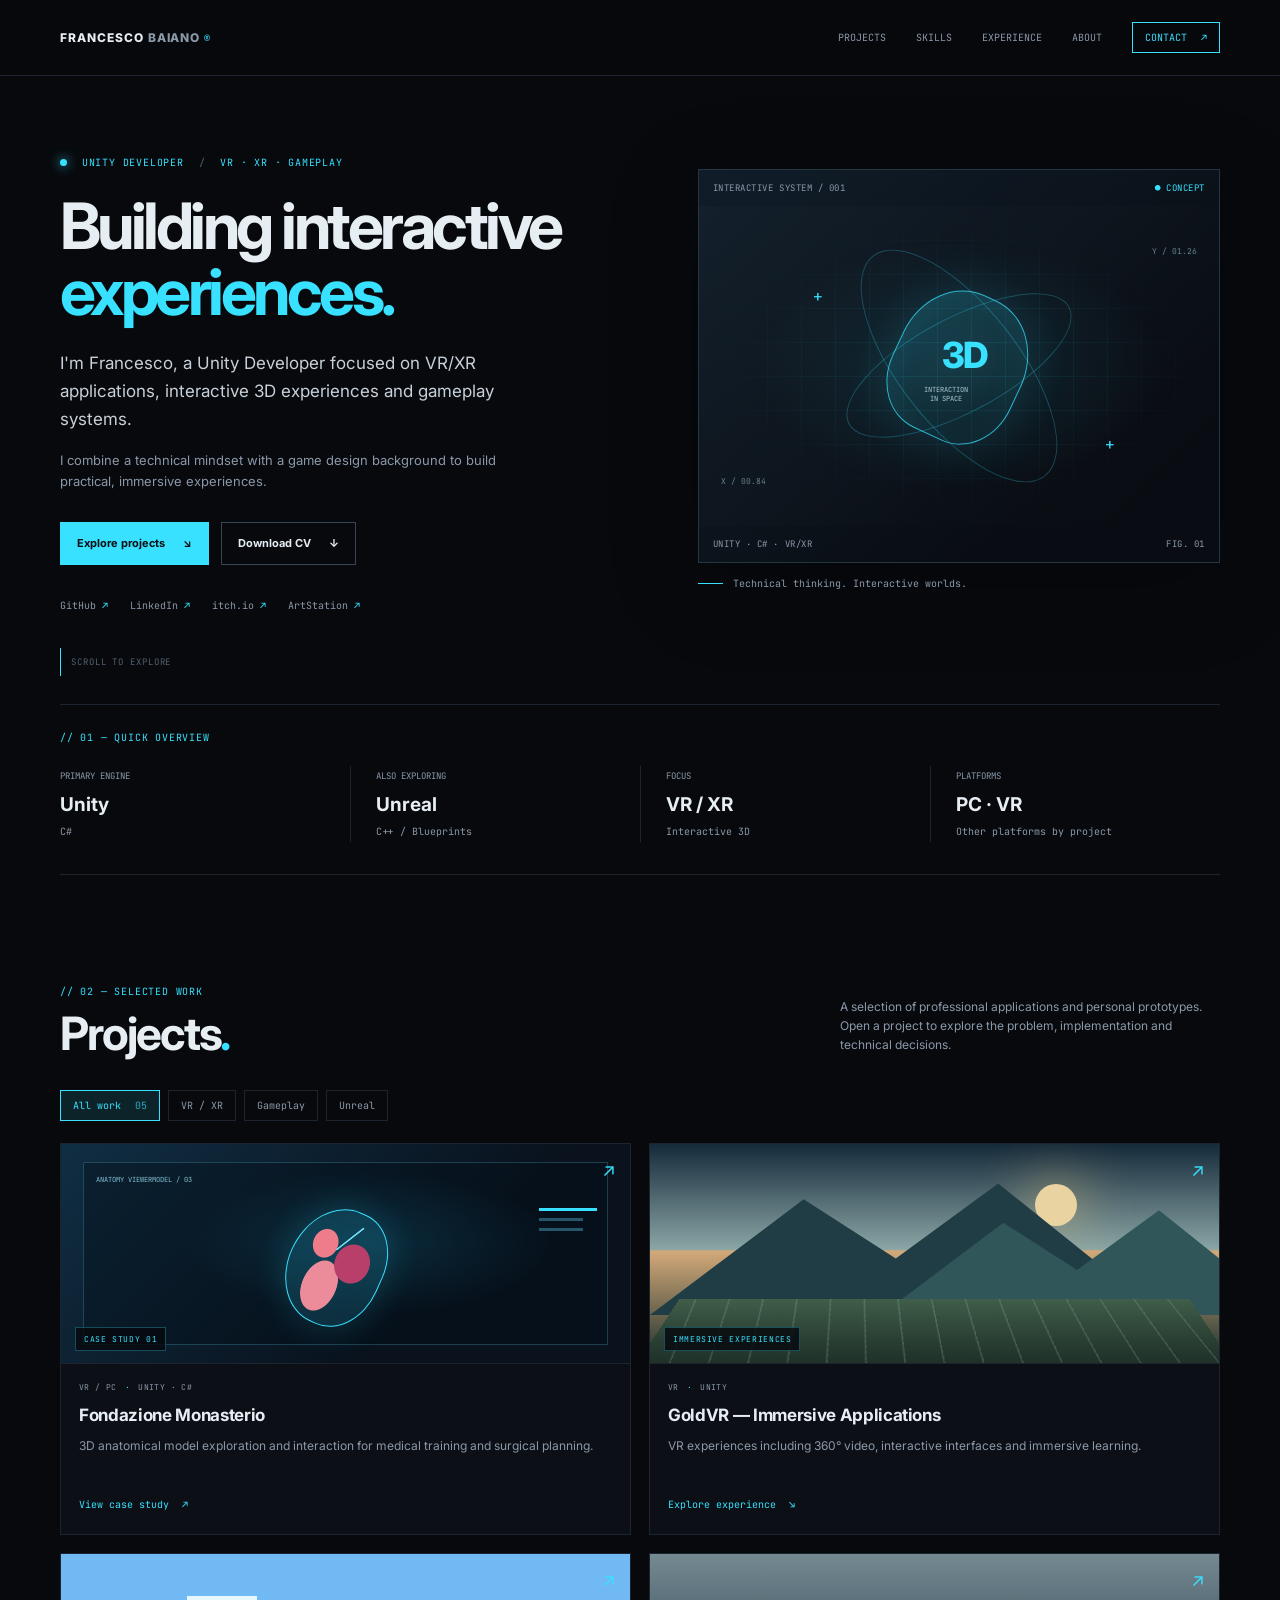
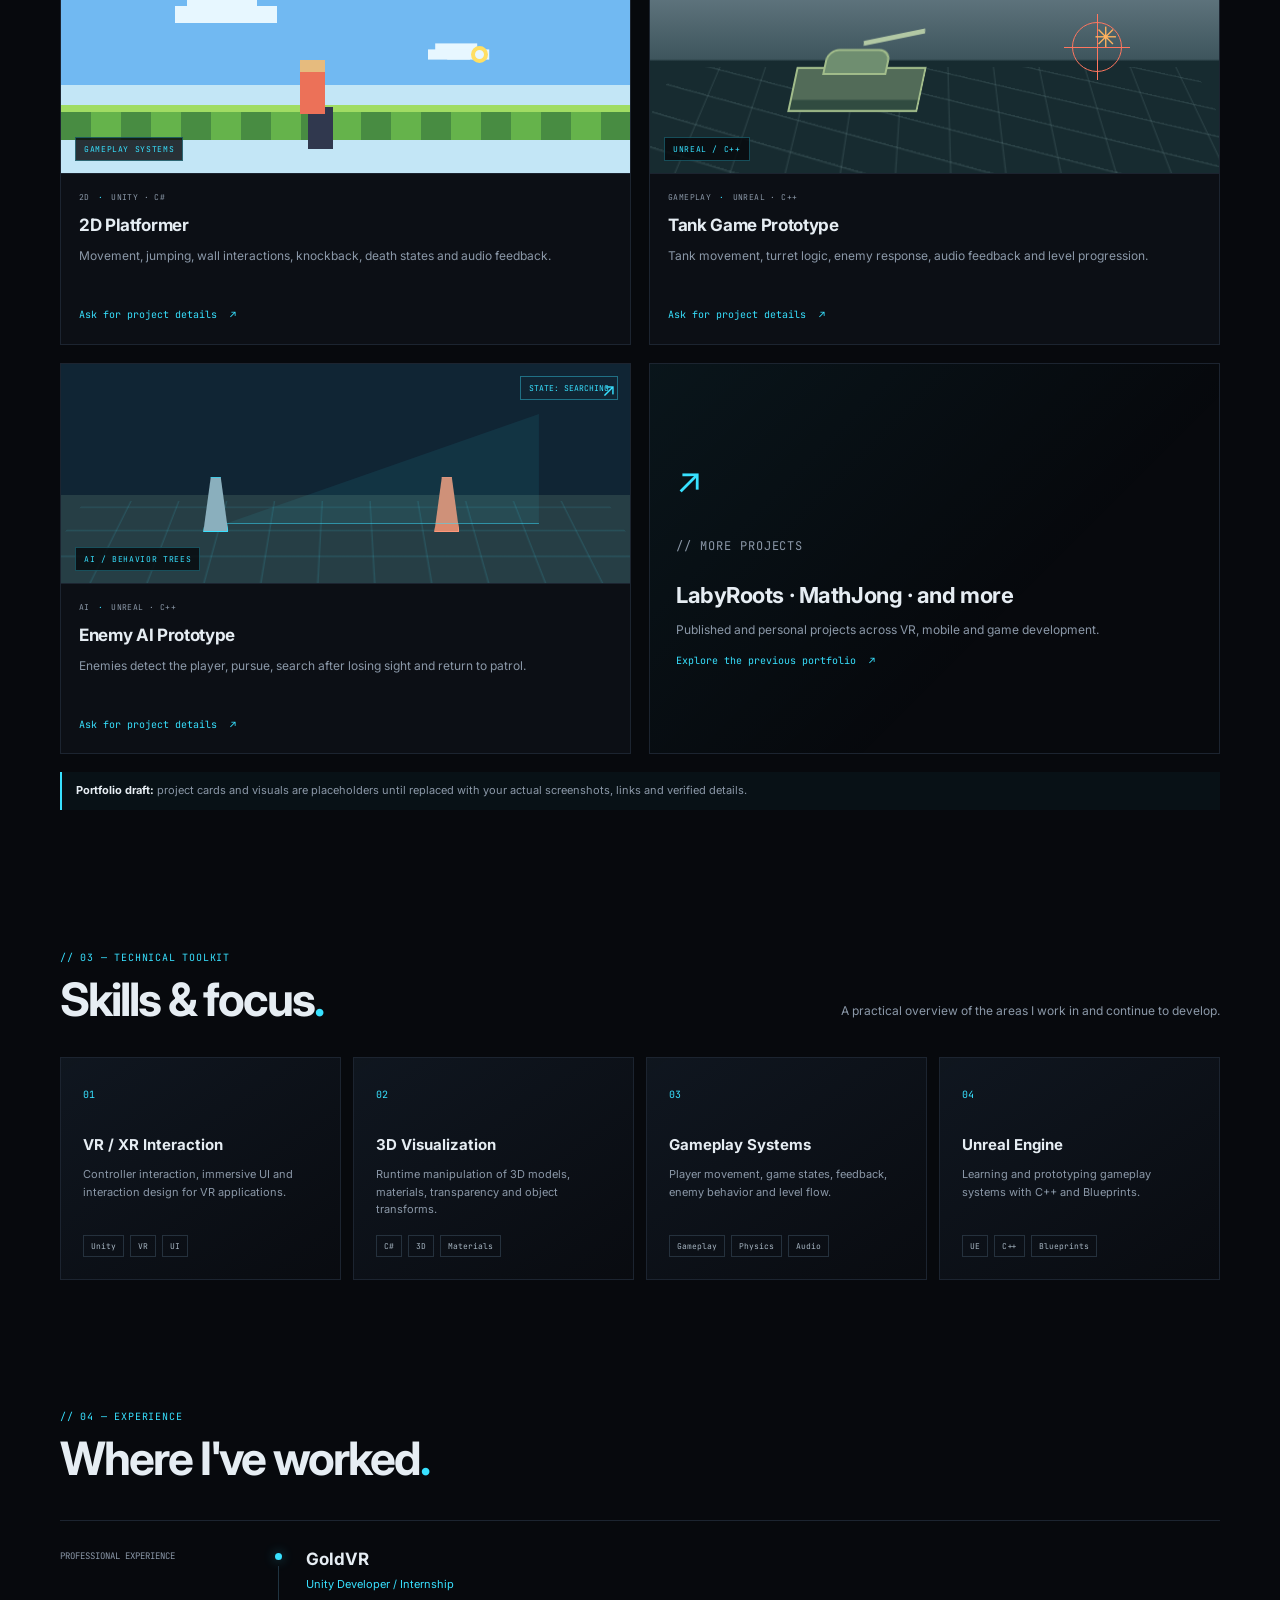
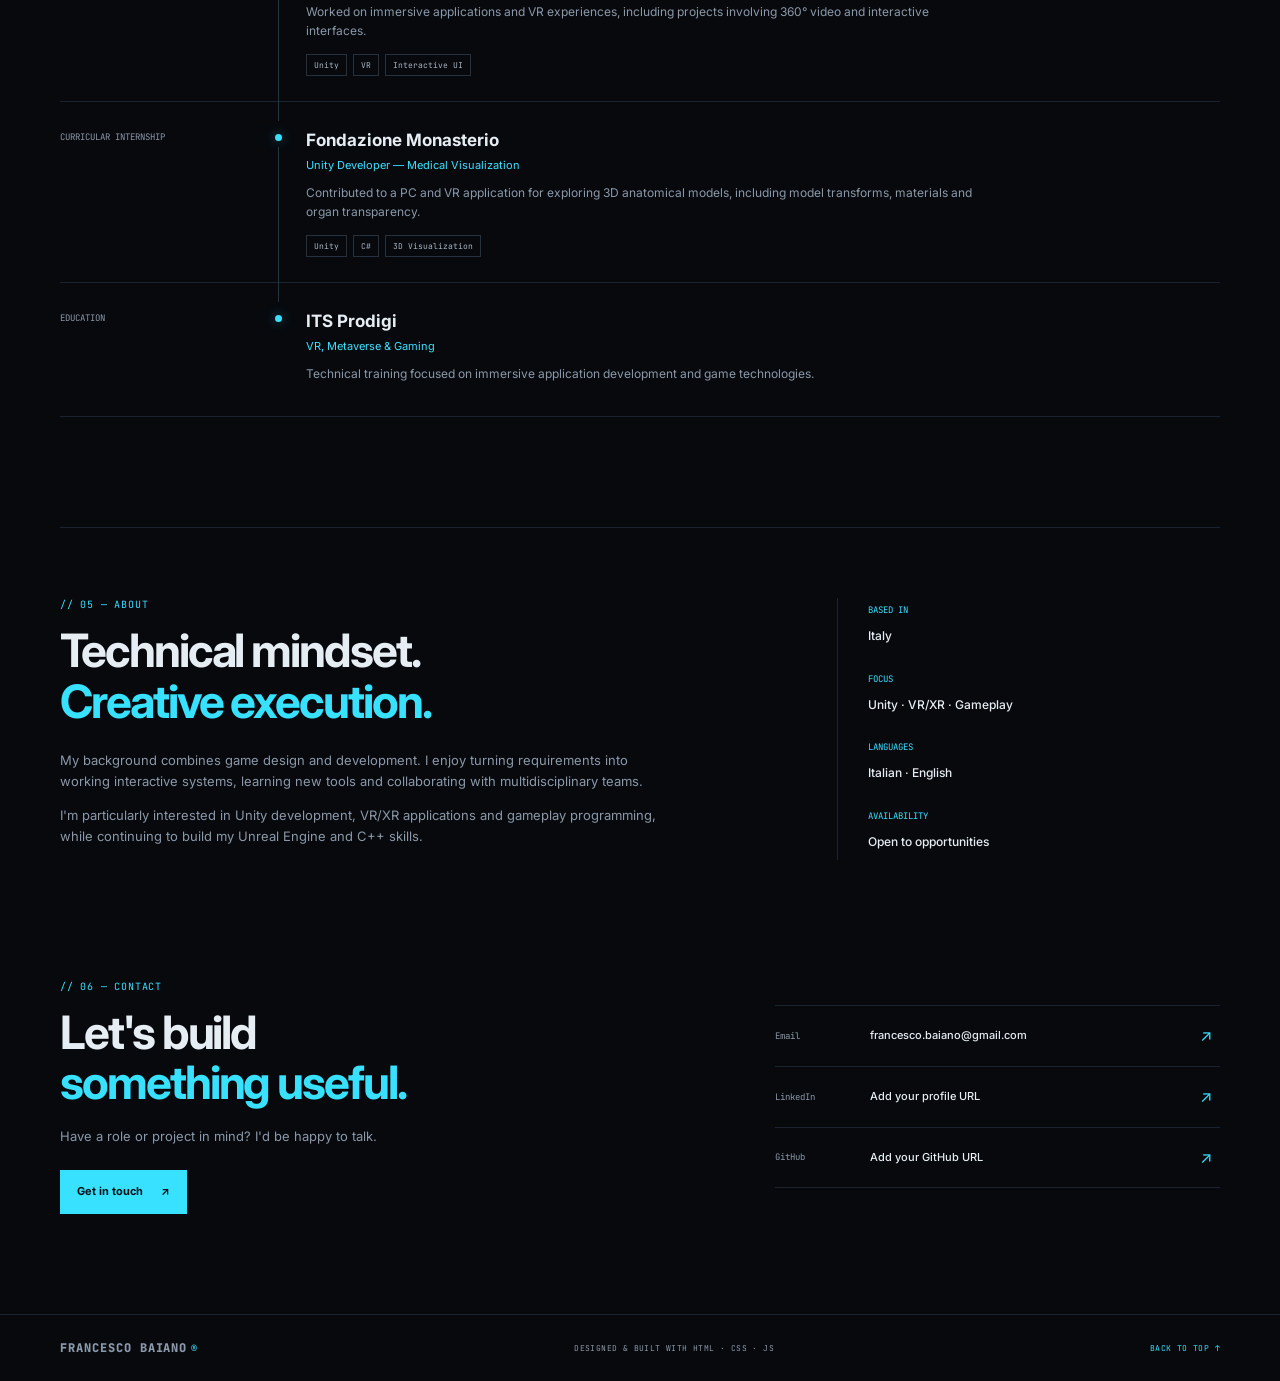
<file: francesco-unity-portfolio/index.html>
<!doctype html>
<html lang="en">
<head>
  <meta charset="utf-8">
  <meta name="viewport" content="width=device-width, initial-scale=1">
  <meta name="theme-color" content="#07090d">
  <meta name="description" content="Francesco Baiano — Unity Developer focused on VR/XR, interactive 3D applications and gameplay systems.">
  <meta property="og:title" content="Francesco Baiano — Unity Developer">
  <meta property="og:description" content="VR/XR, interactive 3D applications and gameplay systems.">
  <meta property="og:type" content="website">
  <title>Francesco Baiano — Unity Developer</title>
  <link rel="preconnect" href="https://fonts.googleapis.com">
  <link rel="preconnect" href="https://fonts.gstatic.com" crossorigin>
  <link href="https://fonts.googleapis.com/css2?family=Inter:wght@400;500;600;700;800&family=JetBrains+Mono:wght@400;500;600&display=swap" rel="stylesheet">
  <link rel="stylesheet" href="style.css">
  <script type="application/ld+json">
  {
    "@context": "https://schema.org",
    "@type": "Person",
    "name": "Francesco Baiano",
    "jobTitle": "Unity Developer",
    "knowsAbout": ["Unity", "C#", "Virtual Reality", "XR", "Gameplay Programming", "Unreal Engine"]
  }
  </script>
</head>
<body>
  <div class="ambient-grid" aria-hidden="true"></div>
  <header class="site-header">
    <a class="brand" href="#home" aria-label="Francesco Baiano home">FRANCESCO <span>BAIANO</span><i>®</i></a>
    <button class="menu-toggle" aria-expanded="false" aria-controls="main-nav">MENU <span>☰</span></button>
    <nav id="main-nav" class="nav">
      <a href="#projects">Projects</a>
      <a href="#skills">Skills</a>
      <a href="#experience">Experience</a>
      <a href="#about">About</a>
      <a class="nav-contact" href="#contact">Contact <span>↗</span></a>
    </nav>
  </header>

  <main>
    <section id="home" class="hero section-wrap">
      <div class="hero-copy">
        <p class="eyebrow"><span class="status-dot"></span> UNITY DEVELOPER <span class="slash">/</span> VR · XR · GAMEPLAY</p>
        <h1>Building interactive<br><span>experiences.</span></h1>
        <p class="hero-intro">I'm Francesco, a Unity Developer focused on VR/XR applications, interactive 3D experiences and gameplay systems.</p>
        <p class="hero-detail">I combine a technical mindset with a game design background to build practical, immersive experiences.</p>
        <div class="hero-actions">
          <a class="button button-primary" href="#projects">Explore projects <span>↘</span></a>
          <a class="button button-ghost" href="assets/Francesco-Baiano-CV.pdf" data-cv>Download CV <span>↓</span></a>
        </div>
        <div class="social-links">
          <a href="https://github.com/" target="_blank" rel="noreferrer">GitHub <span>↗</span></a>
          <a href="https://www.linkedin.com/" target="_blank" rel="noreferrer">LinkedIn <span>↗</span></a>
          <a href="https://francescobaiano.itch.io/" target="_blank" rel="noreferrer">itch.io <span>↗</span></a>
          <a href="https://www.artstation.com/" target="_blank" rel="noreferrer">ArtStation <span>↗</span></a>
        </div>
      </div>
      <div class="hero-visual">
        <div class="visual-frame">
          <div class="visual-top"><span>INTERACTIVE SYSTEM / 001</span><span class="live-indicator">● CONCEPT</span></div>
          <div class="visual-art">
            <div class="orbit orbit-one"></div><div class="orbit orbit-two"></div>
            <div class="core-object"><span>3D</span><small>INTERACTION<br>IN SPACE</small></div>
            <span class="axis axis-x">X / 00.84</span><span class="axis axis-y">Y / 01.26</span>
            <span class="crosshair crosshair-a">+</span><span class="crosshair crosshair-b">+</span>
          </div>
          <div class="visual-bottom"><span>UNITY · C# · VR/XR</span><span>FIG. 01</span></div>
        </div>
        <p class="visual-caption"><span class="caption-line"></span> Technical thinking. Interactive worlds.</p>
      </div>
      <a class="scroll-cue" href="#overview"><span></span> SCROLL TO EXPLORE</a>
    </section>

    <section id="overview" class="overview section-wrap">
      <div class="section-kicker">// 01 — QUICK OVERVIEW</div>
      <div class="overview-grid">
        <div><span class="stat-label">PRIMARY ENGINE</span><strong>Unity</strong><small>C#</small></div>
        <div><span class="stat-label">ALSO EXPLORING</span><strong>Unreal</strong><small>C++ / Blueprints</small></div>
        <div><span class="stat-label">FOCUS</span><strong>VR / XR</strong><small>Interactive 3D</small></div>
        <div><span class="stat-label">PLATFORMS</span><strong>PC · VR</strong><small>Other platforms by project</small></div>
      </div>
    </section>

    <section id="projects" class="projects section-wrap">
      <div class="section-heading">
        <div><p class="section-kicker">// 02 — SELECTED WORK</p><h2>Projects<span class="accent">.</span></h2></div>
        <p class="section-description">A selection of professional applications and personal prototypes. Open a project to explore the problem, implementation and technical decisions.</p>
      </div>
      <div class="filter-row" role="group" aria-label="Filter projects">
        <button class="filter-chip active" data-filter="all">All work <span>05</span></button>
        <button class="filter-chip" data-filter="vr">VR / XR</button>
        <button class="filter-chip" data-filter="gameplay">Gameplay</button>
        <button class="filter-chip" data-filter="unreal">Unreal</button>
      </div>
      <div class="project-grid">
        <article class="project-card" data-category="vr">
          <a class="project-image anatomy-image" href="projects/monasterio.html" aria-label="Open Fondazione Monasterio case study">
            <div class="anatomy-ui"><span>ANATOMY VIEWER</span><span>MODEL / 03</span><div class="anatomy-shape"><i></i><i></i><i></i></div><div class="ui-bars"><b></b><b></b><b></b></div></div>
            <span class="image-label">CASE STUDY 01</span><span class="image-arrow">↗</span>
          </a>
          <div class="project-card-body"><div class="tag-row"><span>VR / PC</span><span>UNITY · C#</span></div><h3><a href="projects/monasterio.html">Fondazione Monasterio</a></h3><p>3D anatomical model exploration and interaction for medical training and surgical planning.</p><a class="text-link" href="projects/monasterio.html">View case study <span>↗</span></a></div>
        </article>
        <article class="project-card" data-category="vr">
          <a class="project-image immersive-image" href="#contact" aria-label="GoldVR immersive experiences project">
            <div class="immersive-scene"><div class="scene-sun"></div><div class="scene-mountain m1"></div><div class="scene-mountain m2"></div><div class="scene-floor"></div></div>
            <span class="image-label">IMMERSIVE EXPERIENCES</span><span class="image-arrow">↗</span>
          </a>
          <div class="project-card-body"><div class="tag-row"><span>VR</span><span>UNITY</span></div><h3>GoldVR — Immersive Applications</h3><p>VR experiences including 360° video, interactive interfaces and immersive learning.</p><a class="text-link" href="#experience">Explore experience <span>↘</span></a></div>
        </article>
        <article class="project-card" data-category="gameplay">
          <a class="project-image platform-image" href="#contact" aria-label="2D platformer prototype">
            <div class="pixel-sky"><span class="pixel-cloud c1"></span><span class="pixel-cloud c2"></span><span class="pixel-platform"></span><span class="pixel-player"></span><span class="pixel-coin"></span></div>
            <span class="image-label">GAMEPLAY SYSTEMS</span><span class="image-arrow">↗</span>
          </a>
          <div class="project-card-body"><div class="tag-row"><span>2D</span><span>UNITY · C#</span></div><h3>2D Platformer</h3><p>Movement, jumping, wall interactions, knockback, death states and audio feedback.</p><a class="text-link" href="#contact">Ask for project details <span>↗</span></a></div>
        </article>
        <article class="project-card" data-category="unreal gameplay">
          <a class="project-image tank-image" href="#contact" aria-label="Tank gameplay prototype">
            <div class="tank-scene"><span class="tank-grid"></span><div class="tank-body"><i></i></div><span class="tank-target"></span><span class="tank-flash">✳</span></div>
            <span class="image-label">UNREAL / C++</span><span class="image-arrow">↗</span>
          </a>
          <div class="project-card-body"><div class="tag-row"><span>GAMEPLAY</span><span>UNREAL · C++</span></div><h3>Tank Game Prototype</h3><p>Tank movement, turret logic, enemy response, audio feedback and level progression.</p><a class="text-link" href="#contact">Ask for project details <span>↗</span></a></div>
        </article>
        <article class="project-card" data-category="unreal gameplay">
          <a class="project-image ai-image" href="#contact" aria-label="Enemy AI prototype">
            <div class="ai-scene"><span class="ai-horizon"></span><span class="ai-player"></span><span class="ai-enemy"></span><span class="ai-cone"></span><span class="ai-label">STATE: SEARCHING</span></div>
            <span class="image-label">AI / BEHAVIOR TREES</span><span class="image-arrow">↗</span>
          </a>
          <div class="project-card-body"><div class="tag-row"><span>AI</span><span>UNREAL · C++</span></div><h3>Enemy AI Prototype</h3><p>Enemies detect the player, pursue, search after losing sight and return to patrol.</p><a class="text-link" href="#contact">Ask for project details <span>↗</span></a></div>
        </article>
        <article class="project-card featured-note" data-category="vr">
          <div class="note-symbol">↗</div><p class="section-kicker">// MORE PROJECTS</p><h3>LabyRoots · MathJong · and more</h3><p>Published and personal projects across VR, mobile and game development.</p><a class="text-link" href="https://francescobaiano.wordpress.com/portfolio/" target="_blank" rel="noreferrer">Explore the previous portfolio <span>↗</span></a>
        </article>
      </div>
      <p class="notice"><strong>Portfolio draft:</strong> project cards and visuals are placeholders until replaced with your actual screenshots, links and verified details.</p>
    </section>

    <section id="skills" class="skills section-wrap">
      <div class="section-heading"><div><p class="section-kicker">// 03 — TECHNICAL TOOLKIT</p><h2>Skills & focus<span class="accent">.</span></h2></div><p class="section-description">A practical overview of the areas I work in and continue to develop.</p></div>
      <div class="skills-grid">
        <article class="skill-card"><span class="skill-index">01</span><h3>VR / XR Interaction</h3><p>Controller interaction, immersive UI and interaction design for VR applications.</p><div class="skill-tags"><span>Unity</span><span>VR</span><span>UI</span></div></article>
        <article class="skill-card"><span class="skill-index">02</span><h3>3D Visualization</h3><p>Runtime manipulation of 3D models, materials, transparency and object transforms.</p><div class="skill-tags"><span>C#</span><span>3D</span><span>Materials</span></div></article>
        <article class="skill-card"><span class="skill-index">03</span><h3>Gameplay Systems</h3><p>Player movement, game states, feedback, enemy behavior and level flow.</p><div class="skill-tags"><span>Gameplay</span><span>Physics</span><span>Audio</span></div></article>
        <article class="skill-card"><span class="skill-index">04</span><h3>Unreal Engine</h3><p>Learning and prototyping gameplay systems with C++ and Blueprints.</p><div class="skill-tags"><span>UE</span><span>C++</span><span>Blueprints</span></div></article>
      </div>
    </section>

    <section id="experience" class="experience section-wrap">
      <div class="section-heading"><div><p class="section-kicker">// 04 — EXPERIENCE</p><h2>Where I've worked<span class="accent">.</span></h2></div></div>
      <div class="timeline">
        <article class="timeline-item"><div class="timeline-date">PROFESSIONAL EXPERIENCE</div><div class="timeline-marker"></div><div class="timeline-content"><h3>GoldVR</h3><p class="timeline-role">Unity Developer / Internship</p><p>Worked on immersive applications and VR experiences, including projects involving 360° video and interactive interfaces.</p><div class="skill-tags"><span>Unity</span><span>VR</span><span>Interactive UI</span></div></div></article>
        <article class="timeline-item"><div class="timeline-date">CURRICULAR INTERNSHIP</div><div class="timeline-marker"></div><div class="timeline-content"><h3>Fondazione Monasterio</h3><p class="timeline-role">Unity Developer — Medical Visualization</p><p>Contributed to a PC and VR application for exploring 3D anatomical models, including model transforms, materials and organ transparency.</p><div class="skill-tags"><span>Unity</span><span>C#</span><span>3D Visualization</span></div></div></article>
        <article class="timeline-item"><div class="timeline-date">EDUCATION</div><div class="timeline-marker"></div><div class="timeline-content"><h3>ITS Prodigi</h3><p class="timeline-role">VR, Metaverse & Gaming</p><p>Technical training focused on immersive application development and game technologies.</p></div></article>
      </div>
    </section>

    <section id="about" class="about section-wrap">
      <div class="about-copy"><p class="section-kicker">// 05 — ABOUT</p><h2>Technical mindset.<br><span class="accent">Creative execution.</span></h2><p>My background combines game design and development. I enjoy turning requirements into working interactive systems, learning new tools and collaborating with multidisciplinary teams.</p><p>I'm particularly interested in Unity development, VR/XR applications and gameplay programming, while continuing to build my Unreal Engine and C++ skills.</p></div>
      <aside class="about-meta"><div><span>BASED IN</span><strong>Italy</strong></div><div><span>FOCUS</span><strong>Unity · VR/XR · Gameplay</strong></div><div><span>LANGUAGES</span><strong>Italian · English</strong></div><div><span>AVAILABILITY</span><strong>Open to opportunities</strong></div></aside>
    </section>

    <section id="contact" class="contact section-wrap">
      <div><p class="section-kicker">// 06 — CONTACT</p><h2>Let's build<br><span class="accent">something useful.</span></h2><p>Have a role or project in mind? I'd be happy to talk.</p><a class="button button-primary" href="mailto:francesco.baiano@gmail.com">Get in touch <span>↗</span></a></div>
      <div class="contact-links"><a href="mailto:francesco.baiano@gmail.com"><span>Email</span><strong>francesco.baiano@gmail.com</strong><b>↗</b></a><a href="https://www.linkedin.com/" target="_blank" rel="noreferrer"><span>LinkedIn</span><strong>Add your profile URL</strong><b>↗</b></a><a href="https://github.com/" target="_blank" rel="noreferrer"><span>GitHub</span><strong>Add your GitHub URL</strong><b>↗</b></a></div>
    </section>
  </main>

  <footer class="site-footer"><a class="brand" href="#home">FRANCESCO <span>BAIANO</span><i>®</i></a><span>DESIGNED & BUILT WITH HTML · CSS · JS</span><a href="#home">BACK TO TOP ↑</a></footer>
  <script src="script.js"></script>
</body>
</html>
</file>
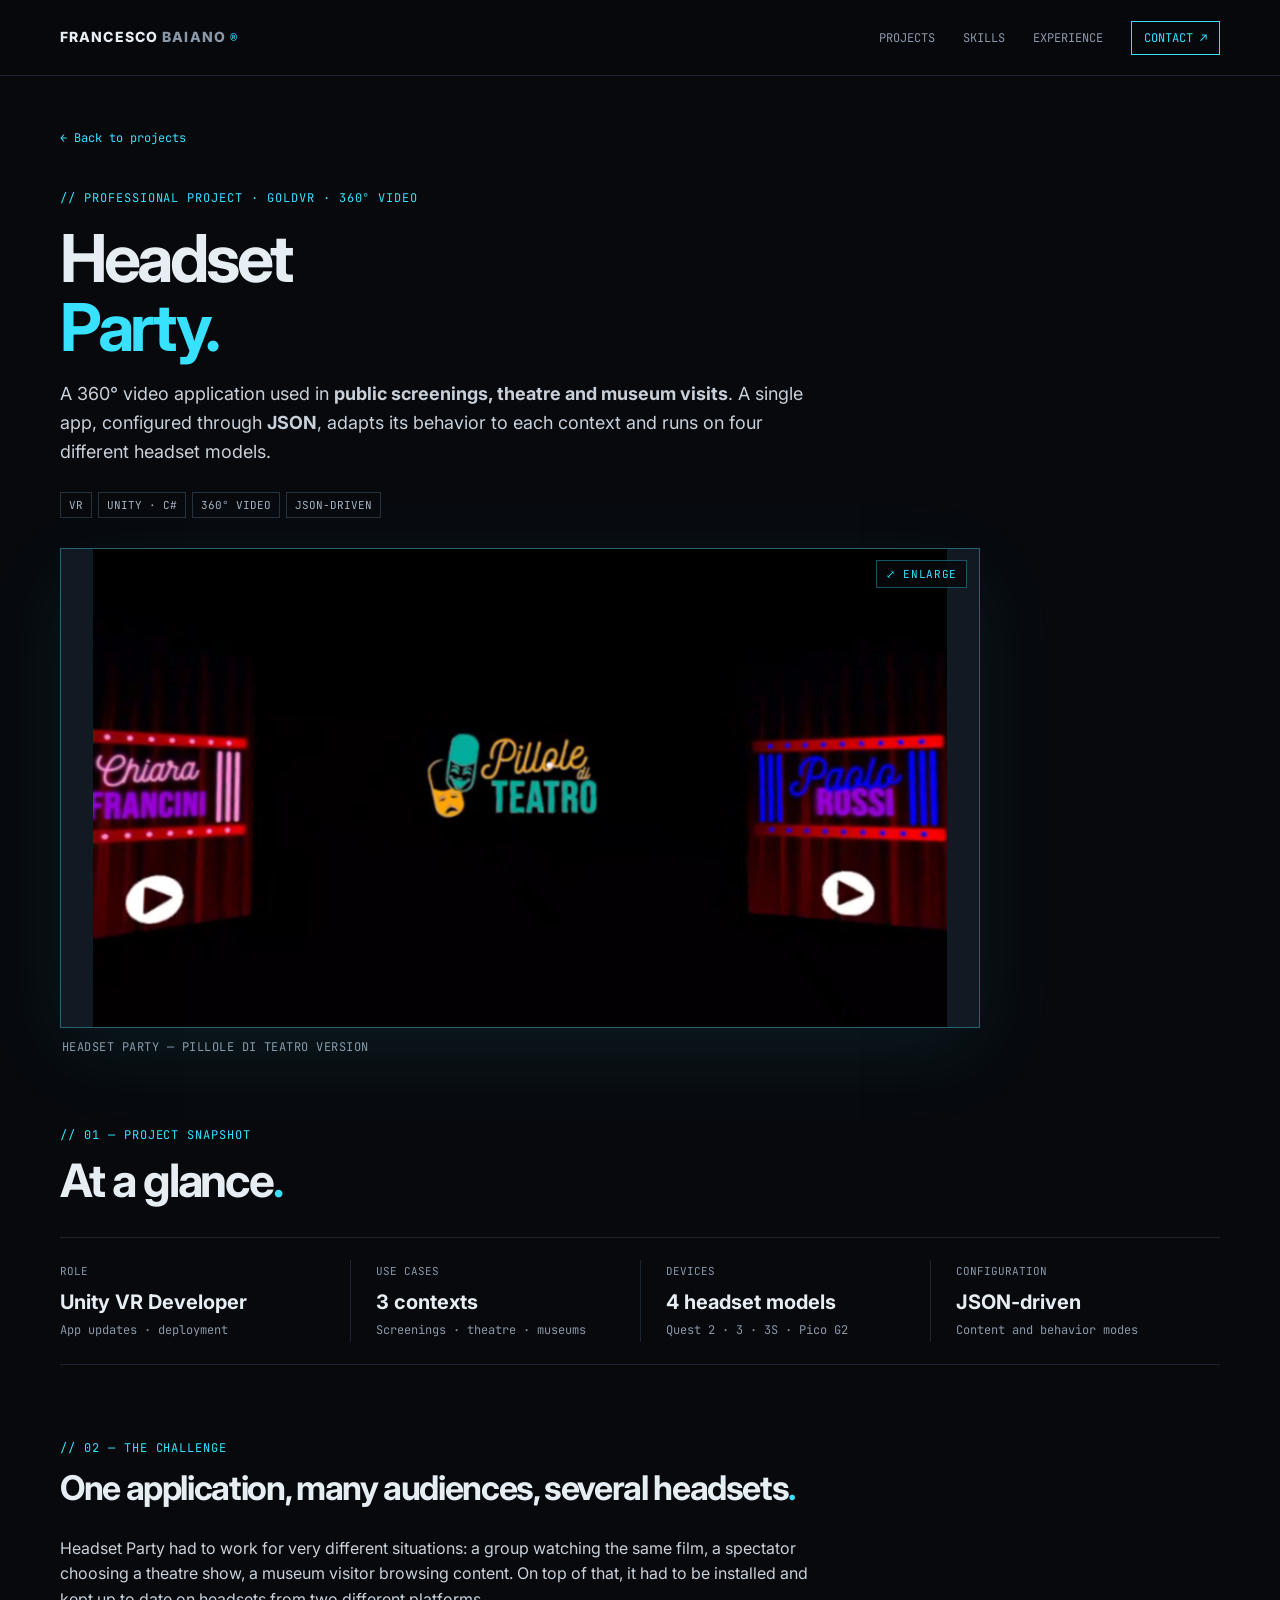
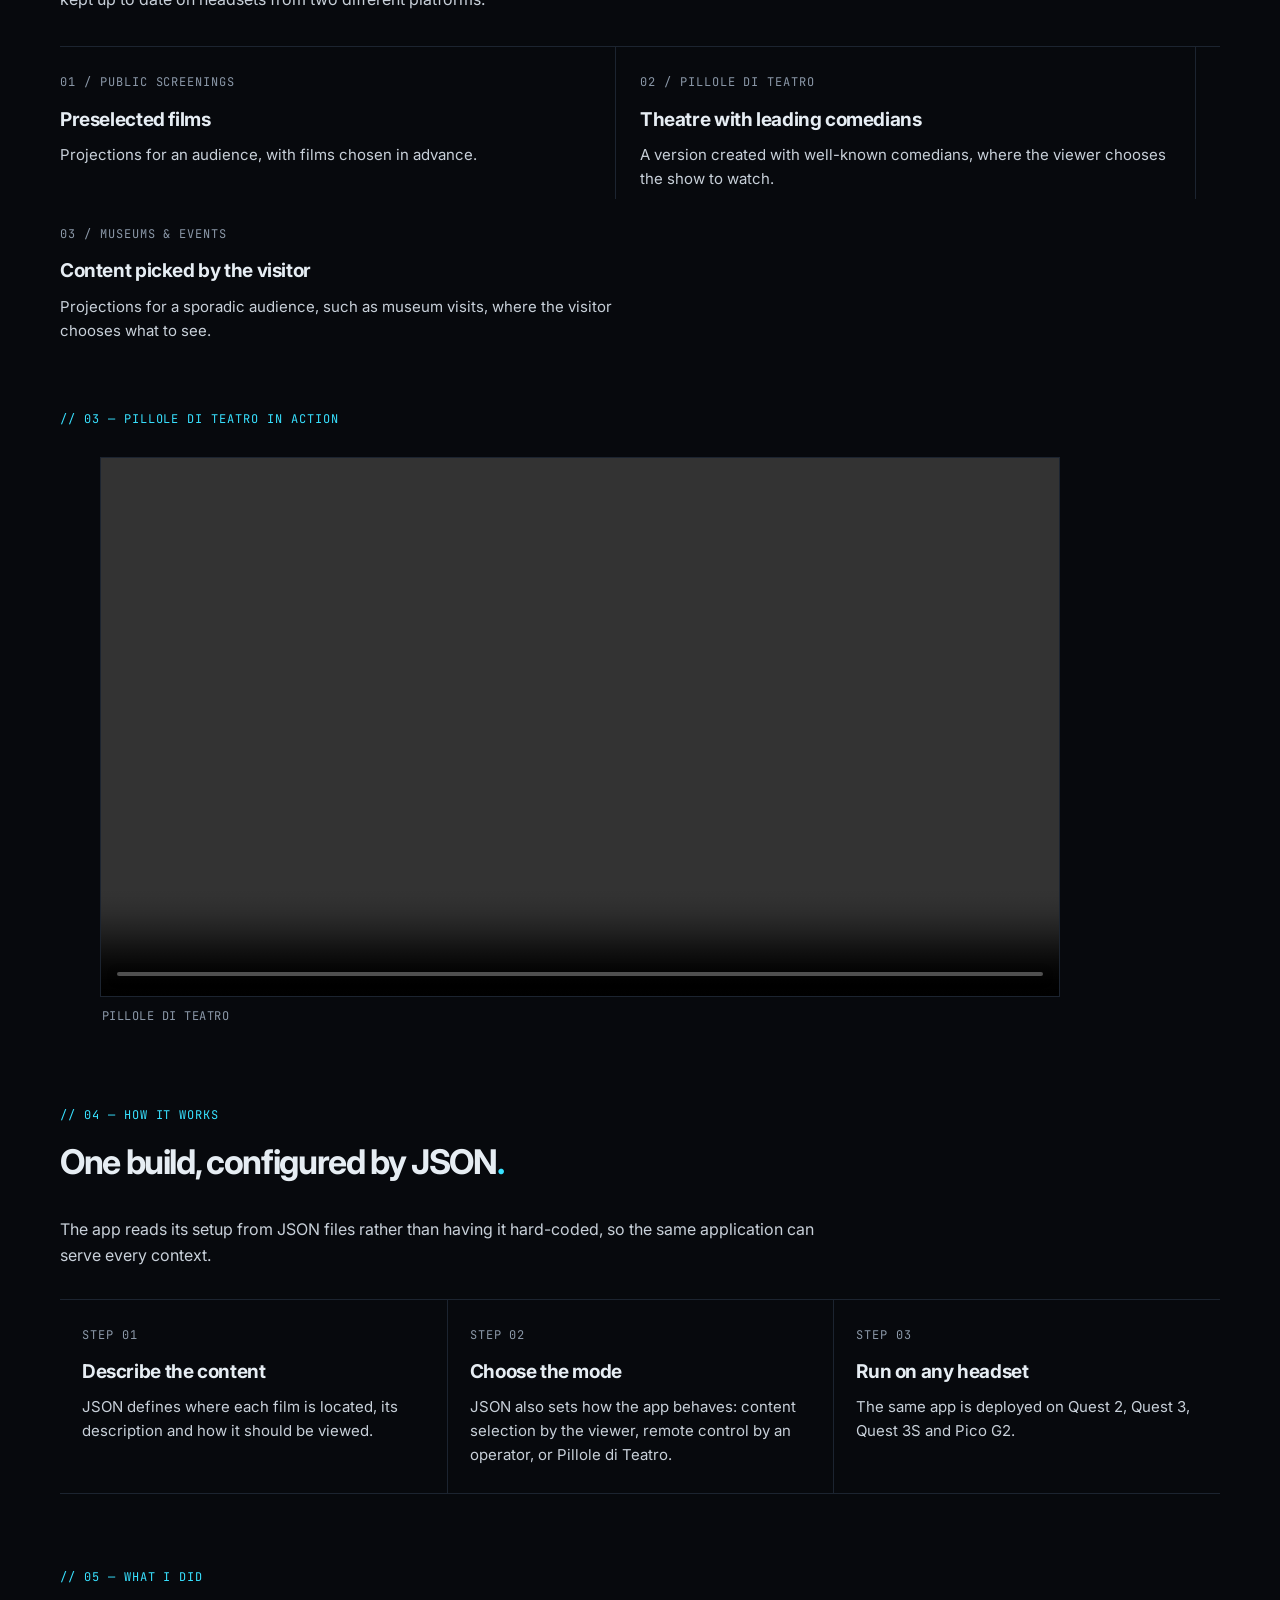
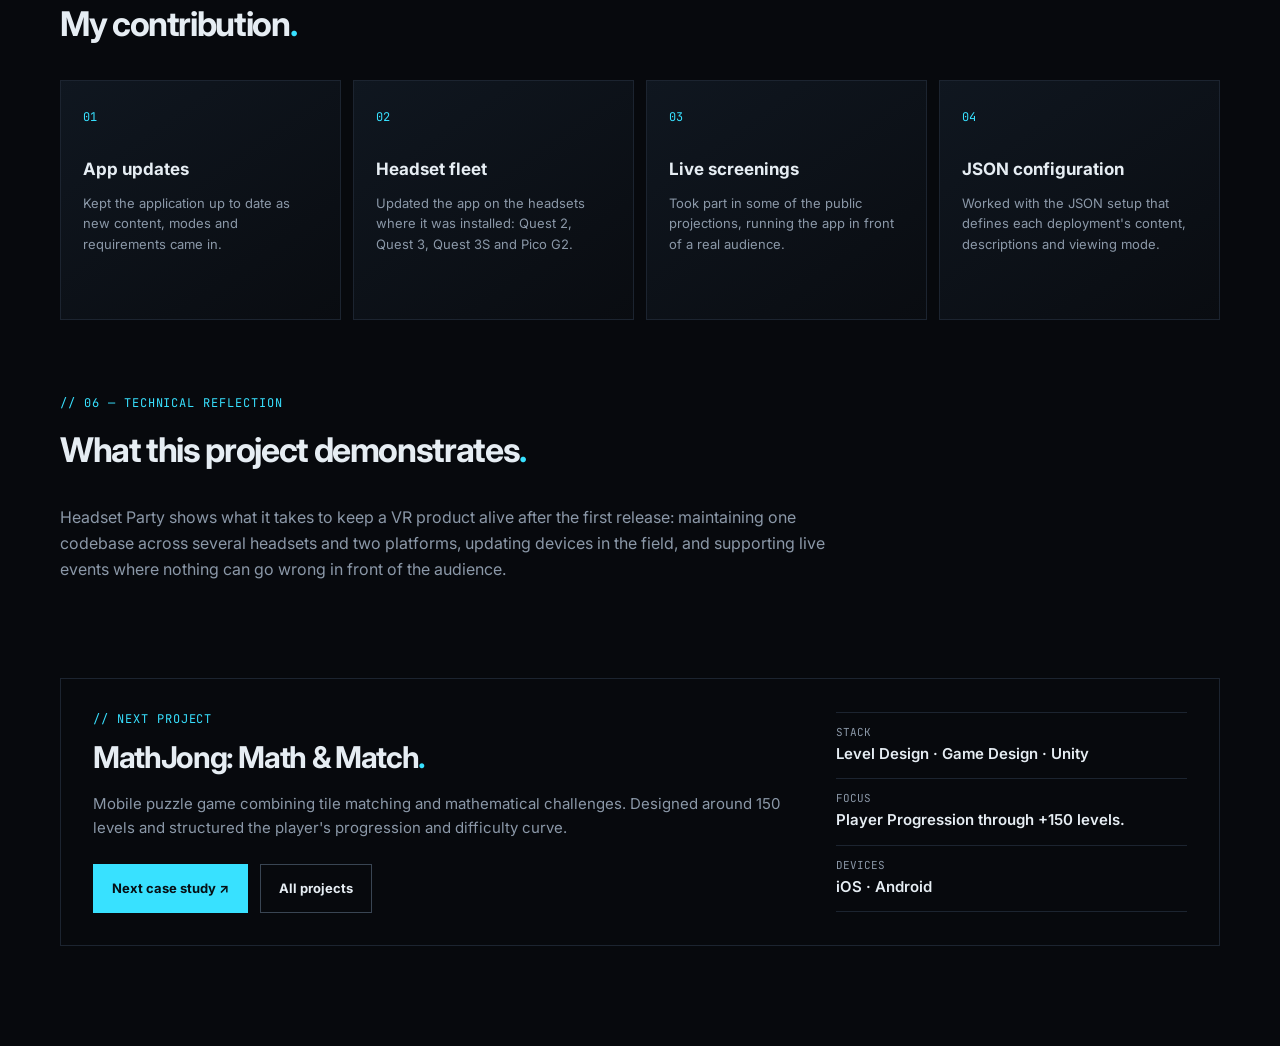
<file: projects/headsetparty.html>
<!doctype html>
<html lang="en">
<head>
  <meta charset="utf-8"><meta name="viewport" content="width=device-width, initial-scale=1">
  <meta name="theme-color" content="#07090d">
  <meta name="description" content="Case study: Headset Party, a JSON-configurable 360° video app used in public screenings, theatre (Pillole di Teatro) and museum visits across Quest 2, Quest 3, Quest 3S and Pico G2 headsets.">
  <meta property="og:title" content="Headset Party — Francesco Baiano">
  <meta property="og:description" content="Unity VR development: one 360° video app, three usage contexts, four headset models. App updates, device fleet maintenance and live public screenings.">
  <title>Headset Party — Francesco Baiano</title>
  <link rel="preconnect" href="https://fonts.googleapis.com"><link rel="preconnect" href="https://fonts.gstatic.com" crossorigin>
  <link href="https://fonts.googleapis.com/css2?family=Inter:wght@400;500;600;700;800&family=JetBrains+Mono:wght@400;500;600&display=swap" rel="stylesheet">
  <link rel="stylesheet" href="../style.css">
</head>
<body>
  <header class="site-header">
    <a class="brand" href="../index.html">FRANCESCO <span>BAIANO</span><i>®</i></a>
    <button class="menu-toggle" aria-expanded="false" aria-controls="main-nav">MENU <span>☰</span></button>
    <nav id="main-nav" class="nav"><a href="../index.html#projects">Projects</a><a href="../index.html#skills">Skills</a><a href="../index.html#experience">Experience</a><a class="nav-contact" href="../index.html#contact">Contact ↗</a></nav>
  </header>
  <main>
    <section class="section-wrap" style="padding-top:48px">
      <a class="text-link" href="../index.html#projects">← Back to projects</a>
      <p class="section-kicker" style="margin-top:40px">// PROFESSIONAL PROJECT · GOLDVR · 360° VIDEO</p>
      <h1 style="font-size:clamp(38px,6vw,66px);line-height:1.05;letter-spacing:-.05em;margin:18px 0">Headset<br><span class="accent">Party.</span></h1>
      <p style="font-size:18px;max-width:760px;color:#c8d0d9">A 360° video application used in <strong>public screenings, theatre and museum visits</strong>. A single app, configured through <strong>JSON</strong>, adapts its behavior to each context and runs on four different headset models.</p>
      <div class="skill-tags" style="margin:25px 0 30px"><span>VR</span><span>UNITY · C#</span><span>360° VIDEO</span><span>JSON-DRIVEN</span></div>

      <figure class="case-figure case-hero">
        <button class="zoomable" type="button" data-caption="PILLOLE DI TEATRO"><img src="../assets/images/projects/headsetparty/headsetparty-1.png" alt="Headset Party — Pillole di Teatro, theatre performances in 360° VR" width="1015" height="600"></button>
      </figure>
      <p class="case-hero-caption">HEADSET PARTY — PILLOLE DI TEATRO VERSION</p>
    </section>

    <section class="section-wrap" style="padding-top:70px">
      <div class="section-heading"><div><p class="section-kicker">// 01 — PROJECT SNAPSHOT</p><h2>At a glance<span class="accent">.</span></h2></div></div>
      <div class="overview-grid" style="border-top:1px solid var(--border);border-bottom:1px solid var(--border);padding:22px 0">
        <div><span class="stat-label">ROLE</span><strong>Unity VR Developer</strong><small>App updates · deployment</small></div>
        <div><span class="stat-label">USE CASES</span><strong>3 contexts</strong><small>Screenings · theatre · museums</small></div>
        <div><span class="stat-label">DEVICES</span><strong>4 headset models</strong><small>Quest 2 · 3 · 3S · Pico G2</small></div>
        <div><span class="stat-label">CONFIGURATION</span><strong>JSON-driven</strong><small>Content and behavior modes</small></div>
      </div>
    </section>

    <section class="section-wrap" style="padding-top:75px">
      <p class="section-kicker">// 02 — THE CHALLENGE</p>
      <h2 style="font-size:34px;letter-spacing:-.04em;max-width:780px;line-height:1.15">One application, many audiences, several headsets<span class="accent">.</span></h2>
      <p style="color:#c8d0d9;max-width:780px;margin-top:20px">Headset Party had to work for very different situations: a group watching the same film, a spectator choosing a theatre show, a museum visitor browsing content. On top of that, it had to be installed and kept up to date on headsets from two different platforms.</p>
      <div class="challenge-grid">
        <div class="challenge-item"><span>01 / PUBLIC SCREENINGS</span><h3>Preselected films</h3><p>Projections for an audience, with films chosen in advance.</p></div>
        <div class="challenge-item"><span>02 / PILLOLE DI TEATRO</span><h3>Theatre with leading comedians</h3><p>A version created with well-known comedians, where the viewer chooses the show to watch.</p></div>
        <div class="challenge-item"><span>03 / MUSEUMS &amp; EVENTS</span><h3>Content picked by the visitor</h3><p>Projections for a sporadic audience, such as museum visits, where the visitor chooses what to see.</p></div>
      </div>
    </section>

    <section class="section-wrap" style="padding-top:60px">
      <p class="section-kicker">// 03 — PILLOLE DI TEATRO IN ACTION</p>
      <div class="video-grid">
        <figure class="case-video"><div class="video-frame"><video controls preload="metadata" playsinline><source src="../assets/videos/goldvr/Pillole.mp4" type="video/mp4"></video></div><figcaption>PILLOLE DI TEATRO</figcaption></figure>
      </div>
    </section>

    <section class="section-wrap" style="padding-top:65px">
      <p class="section-kicker">// 04 — HOW IT WORKS</p>
      <h2 style="font-size:34px;letter-spacing:-.04em">One build, configured by JSON<span class="accent">.</span></h2>
      <p style="color:#c8d0d9;max-width:780px;margin-top:20px">The app reads its setup from JSON files rather than having it hard-coded, so the same application can serve every context.</p>
      <div class="pipeline">
        <div class="pipeline-step"><span>STEP 01</span><h3>Describe the content</h3><p>JSON defines where each film is located, its description and how it should be viewed.</p></div>
        <div class="pipeline-step"><span>STEP 02</span><h3>Choose the mode</h3><p>JSON also sets how the app behaves: content selection by the viewer, remote control by an operator, or Pillole di Teatro.</p></div>
        <div class="pipeline-step"><span>STEP 03</span><h3>Run on any headset</h3><p>The same app is deployed on Quest 2, Quest 3, Quest 3S and Pico G2.</p></div>
      </div>
    </section>

    <section class="section-wrap" style="padding-top:75px">
      <p class="section-kicker">// 05 — WHAT I DID</p><h2 style="font-size:34px;letter-spacing:-.04em">My contribution<span class="accent">.</span></h2>
      <div class="skills-grid" style="margin-top:25px">
        <article class="skill-card"><span class="skill-index">01</span><h3>App updates</h3><p>Kept the application up to date as new content, modes and requirements came in.</p></article>
        <article class="skill-card"><span class="skill-index">02</span><h3>Headset fleet</h3><p>Updated the app on the headsets where it was installed: Quest 2, Quest 3, Quest 3S and Pico G2.</p></article>
        <article class="skill-card"><span class="skill-index">03</span><h3>Live screenings</h3><p>Took part in some of the public projections, running the app in front of a real audience.</p></article>
        <article class="skill-card"><span class="skill-index">04</span><h3>JSON configuration</h3><p>Worked with the JSON setup that defines each deployment's content, descriptions and viewing mode.</p></article>
      </div>
    </section>

    <section class="section-wrap" style="padding-top:75px">
      <p class="section-kicker">// 06 — TECHNICAL REFLECTION</p><h2 style="font-size:34px;letter-spacing:-.04em">What this project demonstrates<span class="accent">.</span></h2>
      <p style="color:var(--muted);max-width:780px;margin-top:20px">Headset Party shows what it takes to keep a VR product alive after the first release: maintaining one codebase across several headsets and two platforms, updating devices in the field, and supporting live events where nothing can go wrong in front of the audience.</p>
    </section>

    <section class="section-wrap" style="padding-top:80px;padding-bottom:100px">
      <div class="contact next-card">
        <div><p class="section-kicker">// NEXT PROJECT</p><h2 style="font-size:30px">MathJong: Math & Match<span class="accent">.</span></h2><p>Mobile puzzle game combining tile matching and mathematical challenges. Designed around 150 levels and structured the player's progression and difficulty curve.</p><div class="cta-row"><a class="button button-primary" href="mathjong.html">Next case study ↗</a><a class="button button-ghost" href="../index.html#projects">All projects</a></div></div>
        <div class="next-meta"><div><span>STACK</span><strong>Level Design · Game Design · Unity</strong></div><div><span>FOCUS</span><strong>Player Progression through +150 levels.</strong></div><div><span>DEVICES</span><strong>iOS · Android</strong></div></div>
      </div>
    </section>

  <!-- Image viewer -->
  <div class="lightbox" id="lightbox" role="dialog" aria-modal="true" aria-label="Image viewer" aria-hidden="true">
    <div class="lb-top"><span class="lb-count" id="lbCount"></span><button class="lb-btn" id="lbClose" type="button" aria-label="Close image viewer">×</button></div>
    <div class="lb-stage" id="lbStage"><img id="lbImg" alt=""></div>
    <div class="lb-bottom">
      <button class="lb-btn" id="lbPrev" type="button" aria-label="Previous image">‹</button>
      <p class="lb-caption" id="lbCaption"></p>
      <button class="lb-btn" id="lbNext" type="button" aria-label="Next image">›</button>
    </div>
  </div>

  <script src="../script.js"></script>
</body>
</html>
</file>
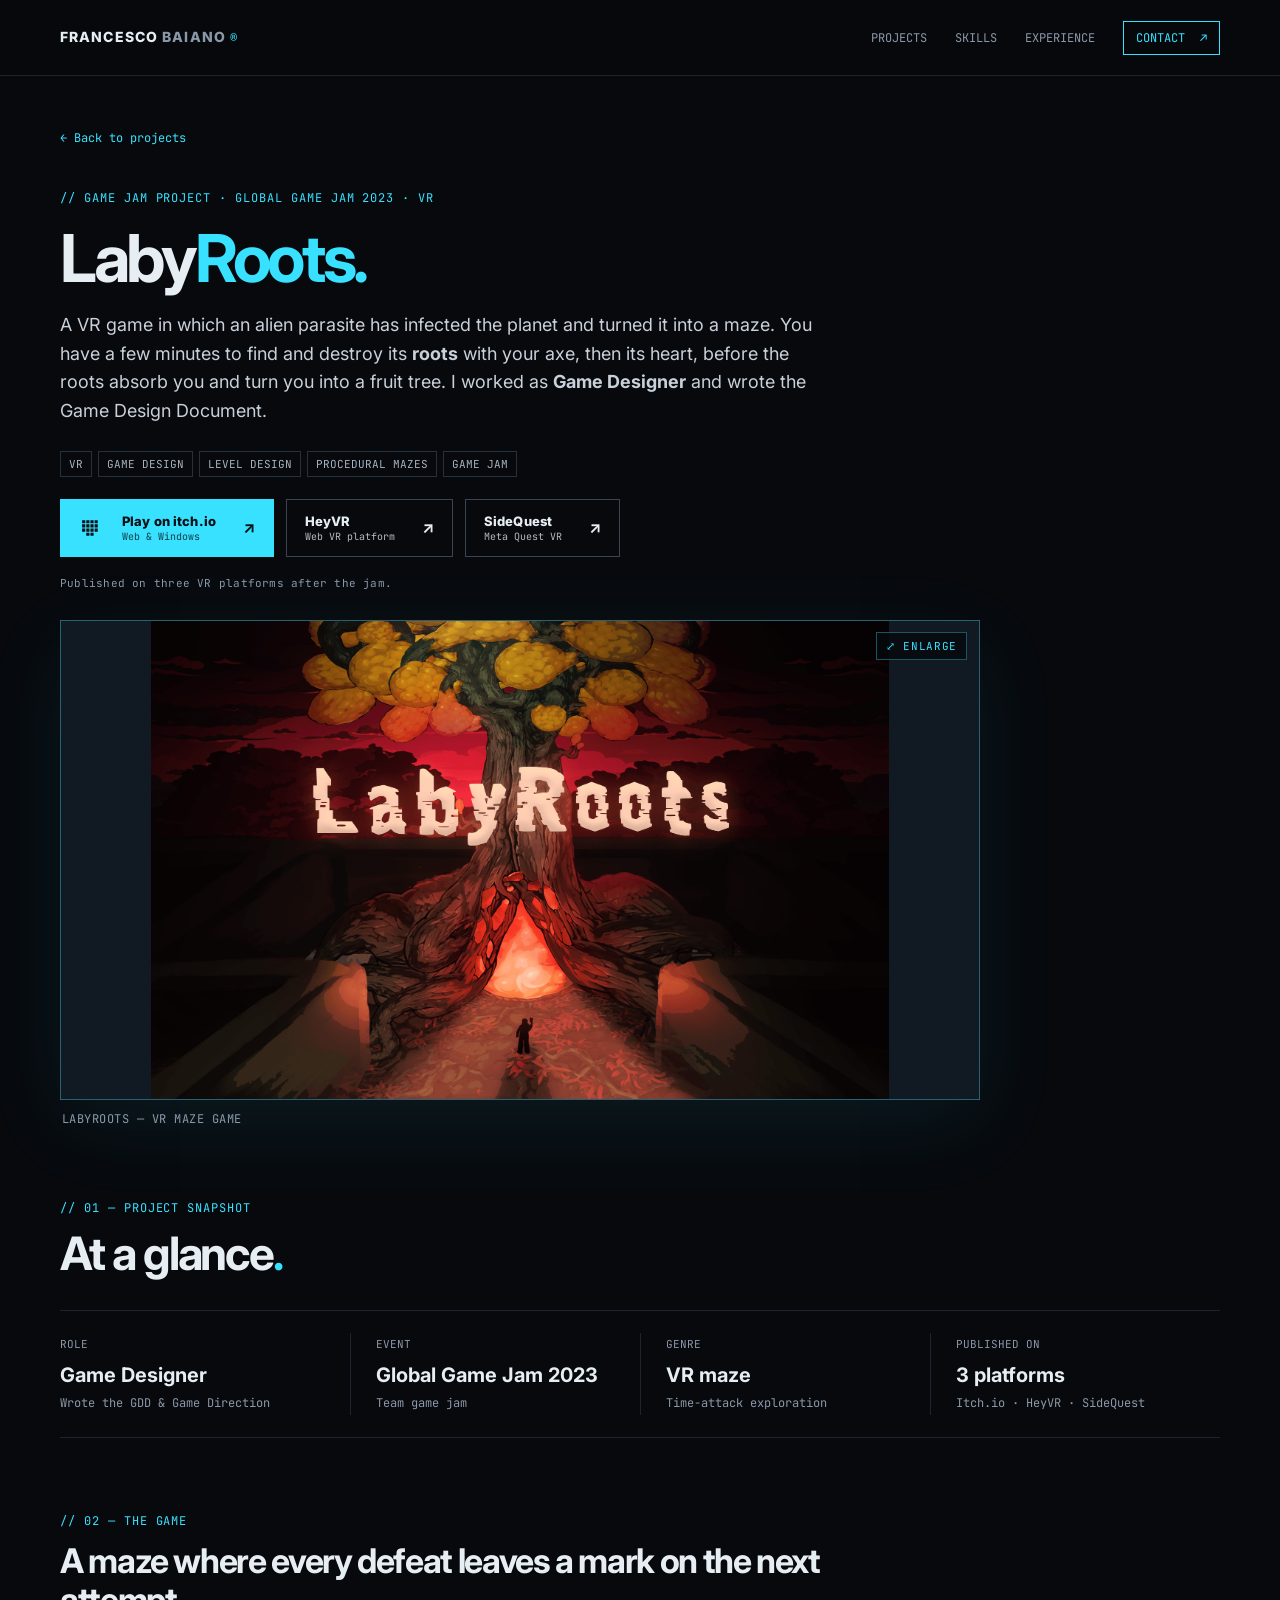
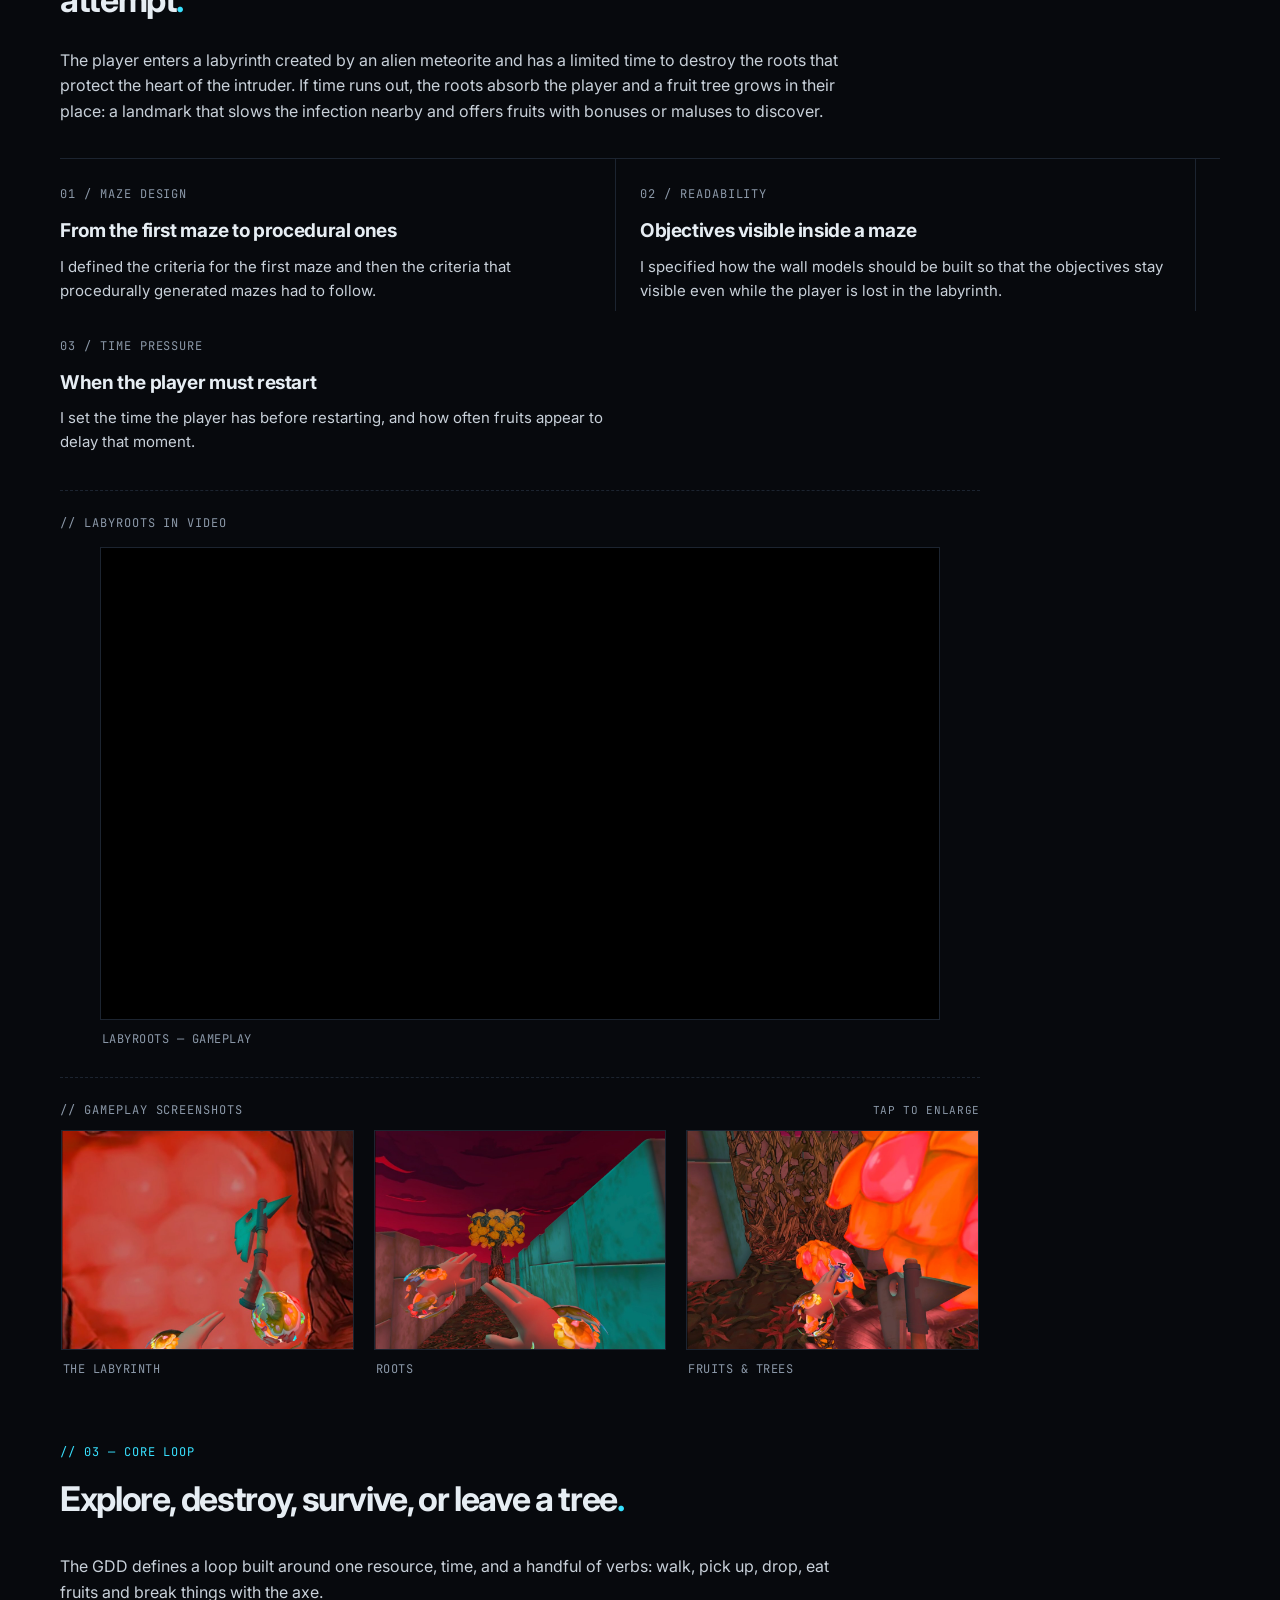
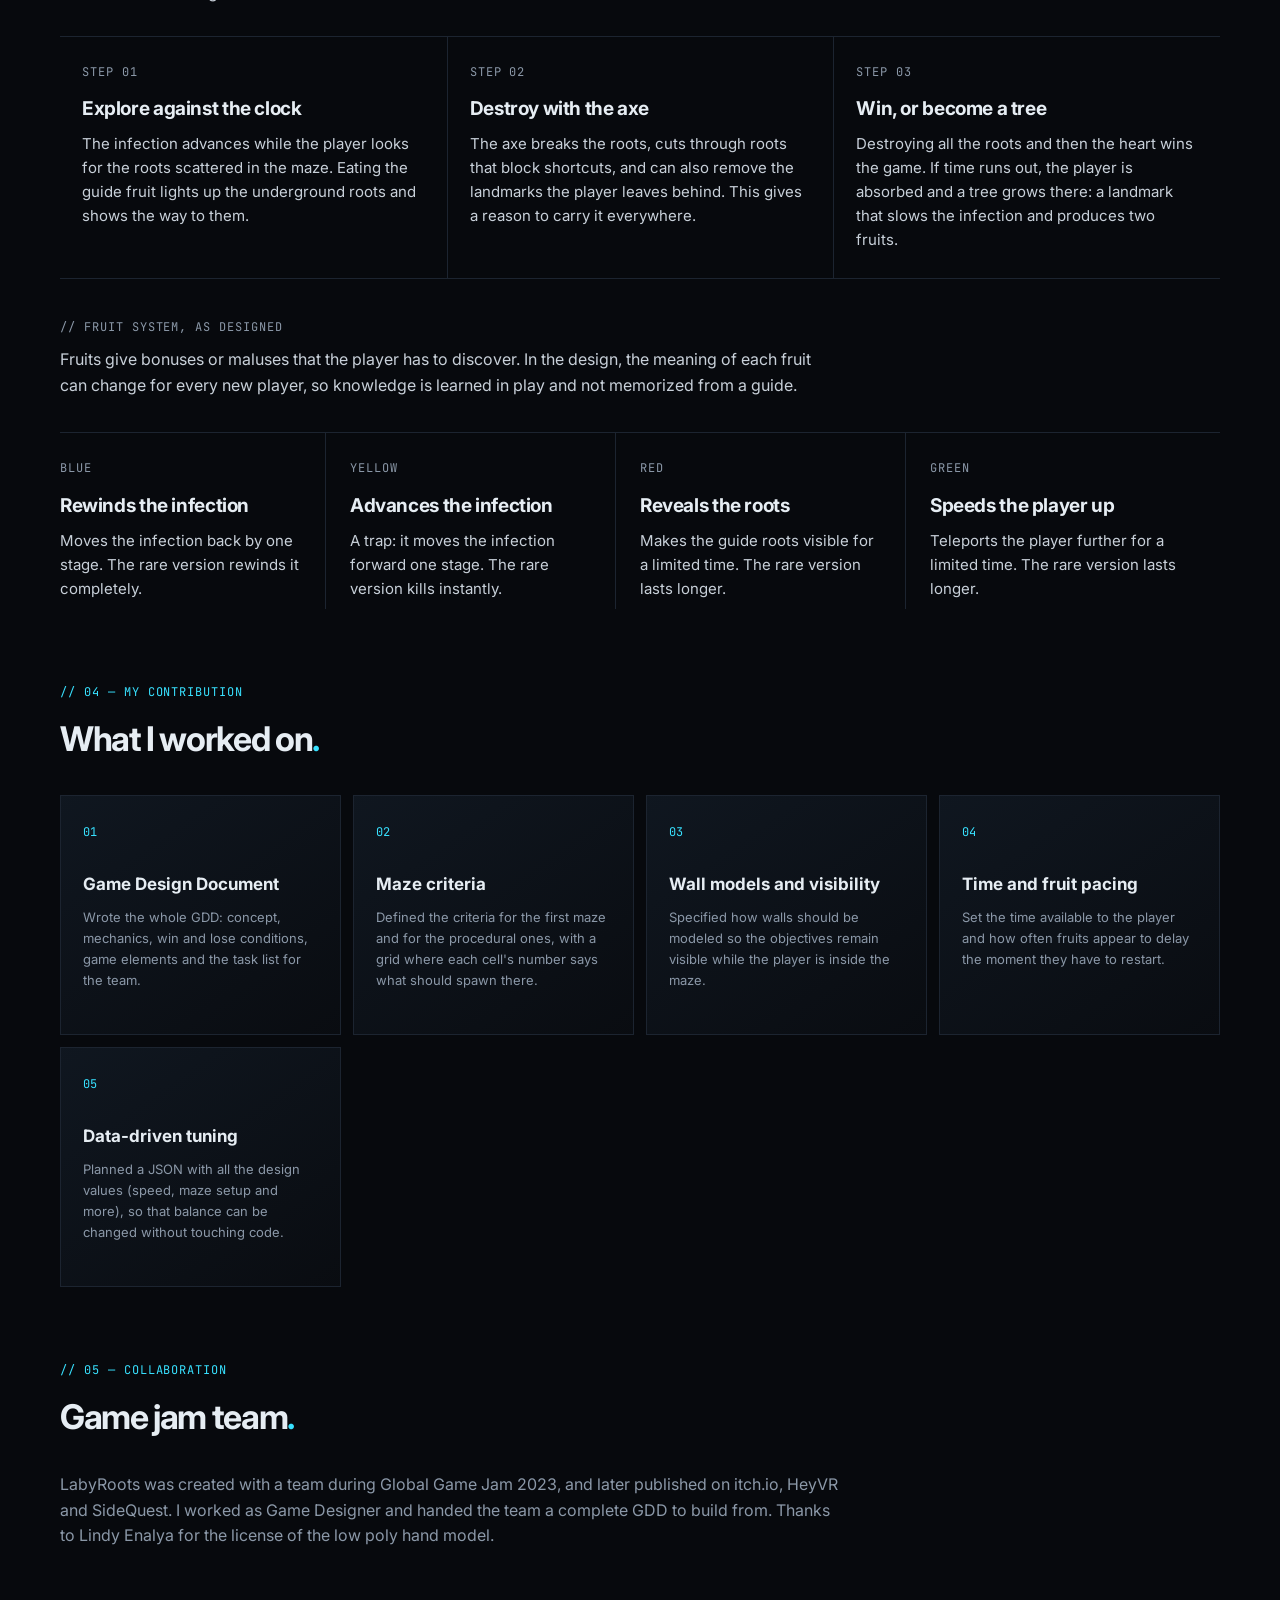
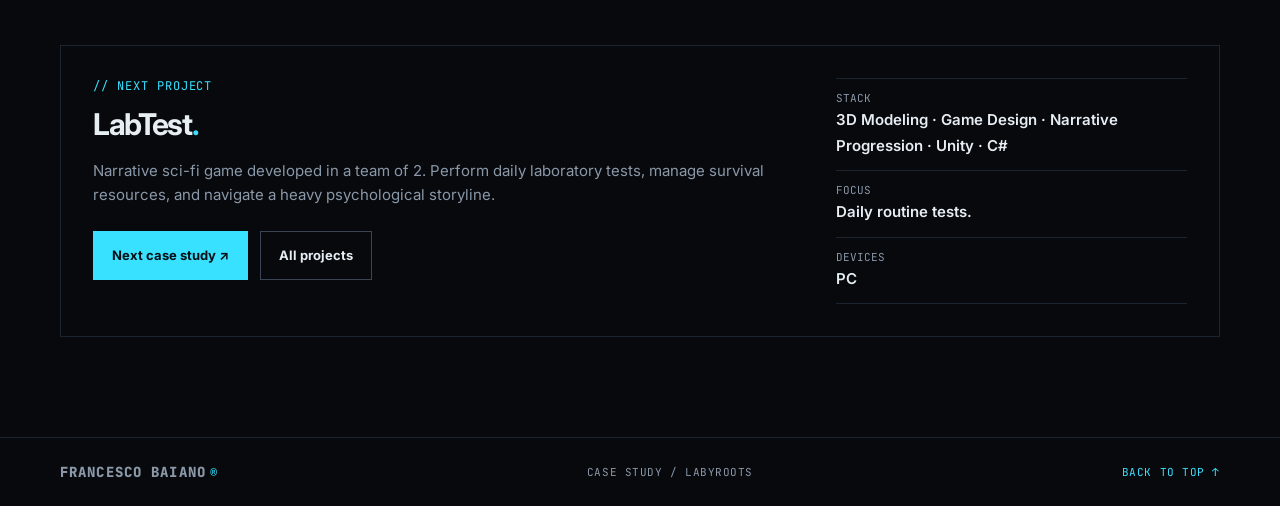
<file: projects/labyroots.html>
<!doctype html>
<html lang="en">
<head>
  <meta charset="utf-8">
  <meta name="viewport" content="width=device-width, initial-scale=1">
  <meta name="theme-color" content="#07090d">
  <meta name="description" content="LabyRoots — VR maze game made for Global Game Jam 2023. Francesco Baiano worked as Game Designer: he wrote the GDD, defined the criteria for the handmade and procedural mazes, and tuned the time pressure.">
  <meta property="og:title" content="LabyRoots — Francesco Baiano">
  <meta property="og:description" content="Game Design for a VR maze game created at Global Game Jam 2023: procedural mazes, a ticking infection and fruit-based risk and reward.">
  <meta property="og:type" content="website">
  <title>LabyRoots — Francesco Baiano</title>
  <link rel="preconnect" href="https://fonts.googleapis.com">
  <link rel="preconnect" href="https://fonts.gstatic.com" crossorigin>
  <link href="https://fonts.googleapis.com/css2?family=Inter:wght@400;500;600;700;800&family=JetBrains+Mono:wght@400;500;600&display=swap" rel="stylesheet">
  <link rel="stylesheet" href="../style.css">
</head>
<body>
  <header class="site-header">
    <a class="brand" href="../index.html">FRANCESCO <span>BAIANO</span><i>®</i></a>
    <button class="menu-toggle" aria-expanded="false" aria-controls="main-nav">MENU <span>☰</span></button>
    <nav id="main-nav" class="nav">
      <a href="../index.html#projects">Projects</a>
      <a href="../index.html#skills">Skills</a>
      <a href="../index.html#experience">Experience</a>
      <a class="nav-contact" href="../index.html#contact">Contact <span>↗</span></a>
    </nav>
  </header>

  <main>
    <section class="section-wrap" style="padding-top:48px">
      <a class="text-link" href="../index.html#projects">← Back to projects</a>
      <p class="section-kicker" style="margin-top:40px">// GAME JAM PROJECT · GLOBAL GAME JAM 2023 · VR</p>
      <h1 style="font-size:clamp(38px,6vw,66px);line-height:1.05;letter-spacing:-.05em;margin:18px 0">
        Laby<span class="accent">Roots.</span>
      </h1>
      <p style="font-size:18px;max-width:760px;color:#c8d0d9">
        A VR game in which an alien parasite has infected the planet and turned it into a maze. You have a few minutes to find and destroy its <strong>roots</strong> with your axe, then its heart, before the roots absorb you and turn you into a fruit tree. I worked as <strong>Game Designer</strong> and wrote the Game Design Document.
      </p>
      <div class="skill-tags" style="margin:25px 0 22px">
        <span>VR</span><span>GAME DESIGN</span><span>LEVEL DESIGN</span><span>PROCEDURAL MAZES</span><span>GAME JAM</span>
      </div>

      <div class="store-cta">
        <div class="cta-row" style="flex-wrap: wrap; gap: 12px;">
            <a class="button button-primary itch.io"
                href="https://signor-pipo.itch.io/labyroots"
                target="_blank" rel="noopener noreferrer"
                aria-label="Play LabyRoots on itch.io">
                <svg class="google-play-icon" viewBox="0 0 24 24" aria-hidden="true" focusable="false">
                    <path fill="currentColor" d="M3 4h3v3H3V4zm4 0h3v3H7V4zm4 0h3v3h-3V4zm4 0h3v3h-3V4zM3 8h3v3H3V8zm4 0h3v3H7V8zm4 0h3v3h-3V8zm4 0h3v3h-3V8zM3 12h3v3H3v-3zm4 0h3v3H7v-3zm4 0h3v3h-3v-3zm4 0h3v3h-3v-3zM7 16h3v3H7v-3zm4 0h3v3h-3v-3z"/>
                </svg>
                <span class="google-play-copy"><strong>Play on itch.io</strong><small>Web &amp; Windows</small></span>
                <span class="google-play-arrow" aria-hidden="true">↗</span>
            </a>
            <a class="button button-ghost itch.io"
                href="https://heyvr.io/game/labyroots"
                target="_blank" rel="noopener noreferrer"
                aria-label="Play LabyRoots on HeyVR">
                <span class="google-play-copy"><strong>HeyVR</strong><small>Web VR platform</small></span>
                <span class="google-play-arrow" aria-hidden="true">↗</span>
            </a>
            <a class="button button-ghost itch.io"
                href="https://sidequestvr.com/app/13919/labyroots"
                target="_blank" rel="noopener noreferrer"
                aria-label="Get LabyRoots on SideQuest">
                <span class="google-play-copy"><strong>SideQuest</strong><small>Meta Quest VR</small></span>
                <span class="google-play-arrow" aria-hidden="true">↗</span>
            </a>
        </div>
        <p class="store-note" style="margin-top: 10px;">Published on three VR platforms after the jam.</p>
      </div>

      <figure class="case-figure case-hero">
        <button class="zoomable" type="button" data-caption="LABYROOTS">
          <img src="../assets/images/projects/labyroots/labyroots-1.png" alt="LabyRoots VR maze game screenshot" width="900" height="600">
        </button>
      </figure>
      <p class="case-hero-caption">LABYROOTS — VR MAZE GAME</p>
    </section>

    <section class="section-wrap" style="padding-top:70px">
      <div class="section-heading">
        <div><p class="section-kicker">// 01 — PROJECT SNAPSHOT</p><h2>At a glance<span class="accent">.</span></h2></div>
      </div>
      <div class="overview-grid" style="border-top:1px solid var(--border);border-bottom:1px solid var(--border);padding:22px 0">
        <div><span class="stat-label">ROLE</span><strong>Game Designer</strong><small>Wrote the GDD & Game Direction</small></div>
        <div><span class="stat-label">EVENT</span><strong>Global Game Jam 2023</strong><small>Team game jam</small></div>
        <div><span class="stat-label">GENRE</span><strong>VR maze</strong><small>Time-attack exploration</small></div>
        <div><span class="stat-label">PUBLISHED ON</span><strong>3 platforms</strong><small>Itch.io · HeyVR · SideQuest</small></div>
      </div>
    </section>

    <section class="section-wrap" style="padding-top:75px">
      <p class="section-kicker">// 02 — THE GAME</p>
      <h2 style="font-size:34px;letter-spacing:-.04em;max-width:780px;line-height:1.15">A maze where every defeat leaves a mark on the next attempt<span class="accent">.</span></h2>
      <p style="color:#c8d0d9;max-width:780px;margin-top:20px">
        The player enters a labyrinth created by an alien meteorite and has a limited time to destroy the roots that protect the heart of the intruder. If time runs out, the roots absorb the player and a fruit tree grows in their place: a landmark that slows the infection nearby and offers fruits with bonuses or maluses to discover.
      </p>
      <div class="challenge-grid">
        <div class="challenge-item"><span>01 / MAZE DESIGN</span><h3>From the first maze to procedural ones</h3><p>I defined the criteria for the first maze and then the criteria that procedurally generated mazes had to follow.</p></div>
        <div class="challenge-item"><span>02 / READABILITY</span><h3>Objectives visible inside a maze</h3><p>I specified how the wall models should be built so that the objectives stay visible even while the player is lost in the labyrinth.</p></div>
        <div class="challenge-item"><span>03 / TIME PRESSURE</span><h3>When the player must restart</h3><p>I set the time the player has before restarting, and how often fruits appear to delay that moment.</p></div>
      </div>
      <div style="max-width:920px;margin-top:28px;padding-top:24px;border-top:1px dashed var(--border)">
        <p class="section-kicker" style="margin:0 0 12px;color:var(--muted)">// LABYROOTS IN VIDEO</p>
        <figure class="case-video">
            <div class="video-frame"><iframe src="https://www.youtube-nocookie.com/embed/1OkV-gYqxvs" title="LabyRoots — video" style="display:block;width:100%;height:100%;border:0" loading="lazy" allow="accelerometer; autoplay; clipboard-write; encrypted-media; gyroscope; picture-in-picture; web-share" referrerpolicy="strict-origin-when-cross-origin" allowfullscreen></iframe></div>
            <figcaption>LABYROOTS — GAMEPLAY</figcaption>
        </figure>
        </div>
      <div style="max-width:920px;margin-top:28px;padding-top:24px;border-top:1px dashed var(--border)">
        <div style="display:flex;justify-content:space-between;align-items:baseline;gap:16px;margin-bottom:12px;flex-wrap:wrap">
            <p class="section-kicker" style="margin:0;color:var(--muted)">// GAMEPLAY SCREENSHOTS</p>
            <span style="font:11px var(--mono);color:var(--muted);letter-spacing:.06em">TAP TO ENLARGE</span>
        </div>
        <div class="case-strip cols-3" style="margin-top:0">
            <figure class="case-thumb"><div class="case-figure"><button class="zoomable" type="button" data-caption="THE LABYRINTH"><img src="../assets/images/projects/labyroots/labyroots-2.png" alt="LabyRoots labyrinth screenshot" loading="lazy"></button></div><figcaption>THE LABYRINTH</figcaption></figure>
            <figure class="case-thumb"><div class="case-figure"><button class="zoomable" type="button" data-caption="ROOTS"><img src="../assets/images/projects/labyroots/labyroots-3.png" alt="LabyRoots alien roots screenshot" loading="lazy"></button></div><figcaption>ROOTS</figcaption></figure>
            <figure class="case-thumb"><div class="case-figure"><button class="zoomable" type="button" data-caption="FRUITS AND TREES"><img src="../assets/images/projects/labyroots/labyroots-4.png" alt="LabyRoots fruits and post-mortem trees screenshot" loading="lazy"></button></div><figcaption>FRUITS &amp; TREES</figcaption></figure>
        </div>
      </div>
    </section>

    <section class="section-wrap" style="padding-top:65px">
      <p class="section-kicker">// 03 — CORE LOOP</p>
      <h2 style="font-size:34px;letter-spacing:-.04em">Explore, destroy, survive, or leave a tree<span class="accent">.</span></h2>
      <p style="color:#c8d0d9;max-width:780px;margin-top:20px">
        The GDD defines a loop built around one resource, time, and a handful of verbs: walk, pick up, drop, eat fruits and break things with the axe.
      </p>
      <div class="pipeline">
        <div class="pipeline-step"><span>STEP 01</span><h3>Explore against the clock</h3><p>The infection advances while the player looks for the roots scattered in the maze. Eating the guide fruit lights up the underground roots and shows the way to them.</p></div>
        <div class="pipeline-step"><span>STEP 02</span><h3>Destroy with the axe</h3><p>The axe breaks the roots, cuts through roots that block shortcuts, and can also remove the landmarks the player leaves behind. This gives a reason to carry it everywhere.</p></div>
        <div class="pipeline-step"><span>STEP 03</span><h3>Win, or become a tree</h3><p>Destroying all the roots and then the heart wins the game. If time runs out, the player is absorbed and a tree grows there: a landmark that slows the infection and produces two fruits.</p></div>
      </div>

      <div style="margin-top:40px">
        <p class="section-kicker" style="color:var(--muted)">// FRUIT SYSTEM, AS DESIGNED</p>
        <p style="color:#c8d0d9;max-width:780px;margin-top:12px">Fruits give bonuses or maluses that the player has to discover. In the design, the meaning of each fruit can change for every new player, so knowledge is learned in play and not memorized from a guide.</p>
        <div class="challenge-grid cols-4">
          <div class="challenge-item"><span>BLUE</span><h3>Rewinds the infection</h3><p>Moves the infection back by one stage. The rare version rewinds it completely.</p></div>
          <div class="challenge-item"><span>YELLOW</span><h3>Advances the infection</h3><p>A trap: it moves the infection forward one stage. The rare version kills instantly.</p></div>
          <div class="challenge-item"><span>RED</span><h3>Reveals the roots</h3><p>Makes the guide roots visible for a limited time. The rare version lasts longer.</p></div>
          <div class="challenge-item"><span>GREEN</span><h3>Speeds the player up</h3><p>Teleports the player further for a limited time. The rare version lasts longer.</p></div>
        </div>
      </div>
    </section>

    <section class="section-wrap" style="padding-top:75px">
      <p class="section-kicker">// 04 — MY CONTRIBUTION</p>
      <h2 style="font-size:34px;letter-spacing:-.04em">What I worked on<span class="accent">.</span></h2>
      <div class="skills-grid" style="margin-top:25px">
        <article class="skill-card"><span class="skill-index">01</span><h3>Game Design Document</h3><p>Wrote the whole GDD: concept, mechanics, win and lose conditions, game elements and the task list for the team.</p></article>
        <article class="skill-card"><span class="skill-index">02</span><h3>Maze criteria</h3><p>Defined the criteria for the first maze and for the procedural ones, with a grid where each cell's number says what should spawn there.</p></article>
        <article class="skill-card"><span class="skill-index">03</span><h3>Wall models and visibility</h3><p>Specified how walls should be modeled so the objectives remain visible while the player is inside the maze.</p></article>
        <article class="skill-card"><span class="skill-index">04</span><h3>Time and fruit pacing</h3><p>Set the time available to the player and how often fruits appear to delay the moment they have to restart.</p></article>
        <article class="skill-card"><span class="skill-index">05</span><h3>Data-driven tuning</h3><p>Planned a JSON with all the design values (speed, maze setup and more), so that balance can be changed without touching code.</p></article>
      </div>
    </section>

    <section class="section-wrap" style="padding-top:75px">
      <p class="section-kicker">// 05 — COLLABORATION</p>
      <h2 style="font-size:34px;letter-spacing:-.04em">Game jam team<span class="accent">.</span></h2>
      <p style="color:var(--muted);max-width:780px;margin-top:20px">
        LabyRoots was created with a team during Global Game Jam 2023, and later published on itch.io, HeyVR and SideQuest. I worked as Game Designer and handed the team a complete GDD to build from. Thanks to Lindy Enalya for the license of the low poly hand model.
      </p>
    </section>

    <section class="section-wrap" style="padding-top:80px;padding-bottom:100px">
      <div class="contact next-card">
        <div><p class="section-kicker">// NEXT PROJECT</p><h2 style="font-size:30px">LabTest<span class="accent">.</span></h2><p>Narrative sci-fi game developed in a team of 2. Perform daily laboratory tests, manage survival resources, and navigate a heavy psychological storyline.</p><div class="cta-row"><a class="button button-primary" href="labtest.html">Next case study ↗</a><a class="button button-ghost" href="../index.html#projects">All projects</a></div></div>
        <div class="next-meta"><div><span>STACK</span><strong>3D Modeling · Game Design · Narrative Progression · Unity · C#</strong></div><div><span>FOCUS</span><strong>Daily routine tests.</strong></div><div><span>DEVICES</span><strong>PC</strong></div></div>
      </div>
    </section>
  </main>

  <footer class="site-footer"><a class="brand" href="../index.html">FRANCESCO <span>BAIANO</span><i>®</i></a><span>CASE STUDY / LABYROOTS</span><a href="#">BACK TO TOP ↑</a></footer>

  <!-- Image viewer -->
  <div class="lightbox" id="lightbox" role="dialog" aria-modal="true" aria-label="Image viewer" aria-hidden="true">
    <div class="lb-top"><span class="lb-count" id="lbCount"></span><button class="lb-btn" id="lbClose" type="button" aria-label="Close image viewer">×</button></div>
    <div class="lb-stage" id="lbStage"><img id="lbImg" alt=""></div>
    <div class="lb-bottom"><button class="lb-btn" id="lbPrev" type="button" aria-label="Previous image">‹</button><p class="lb-caption" id="lbCaption"></p><button class="lb-btn" id="lbNext" type="button" aria-label="Next image">›</button></div>
  </div>
  <script src="../script.js"></script>
</body>
</html>
</file>
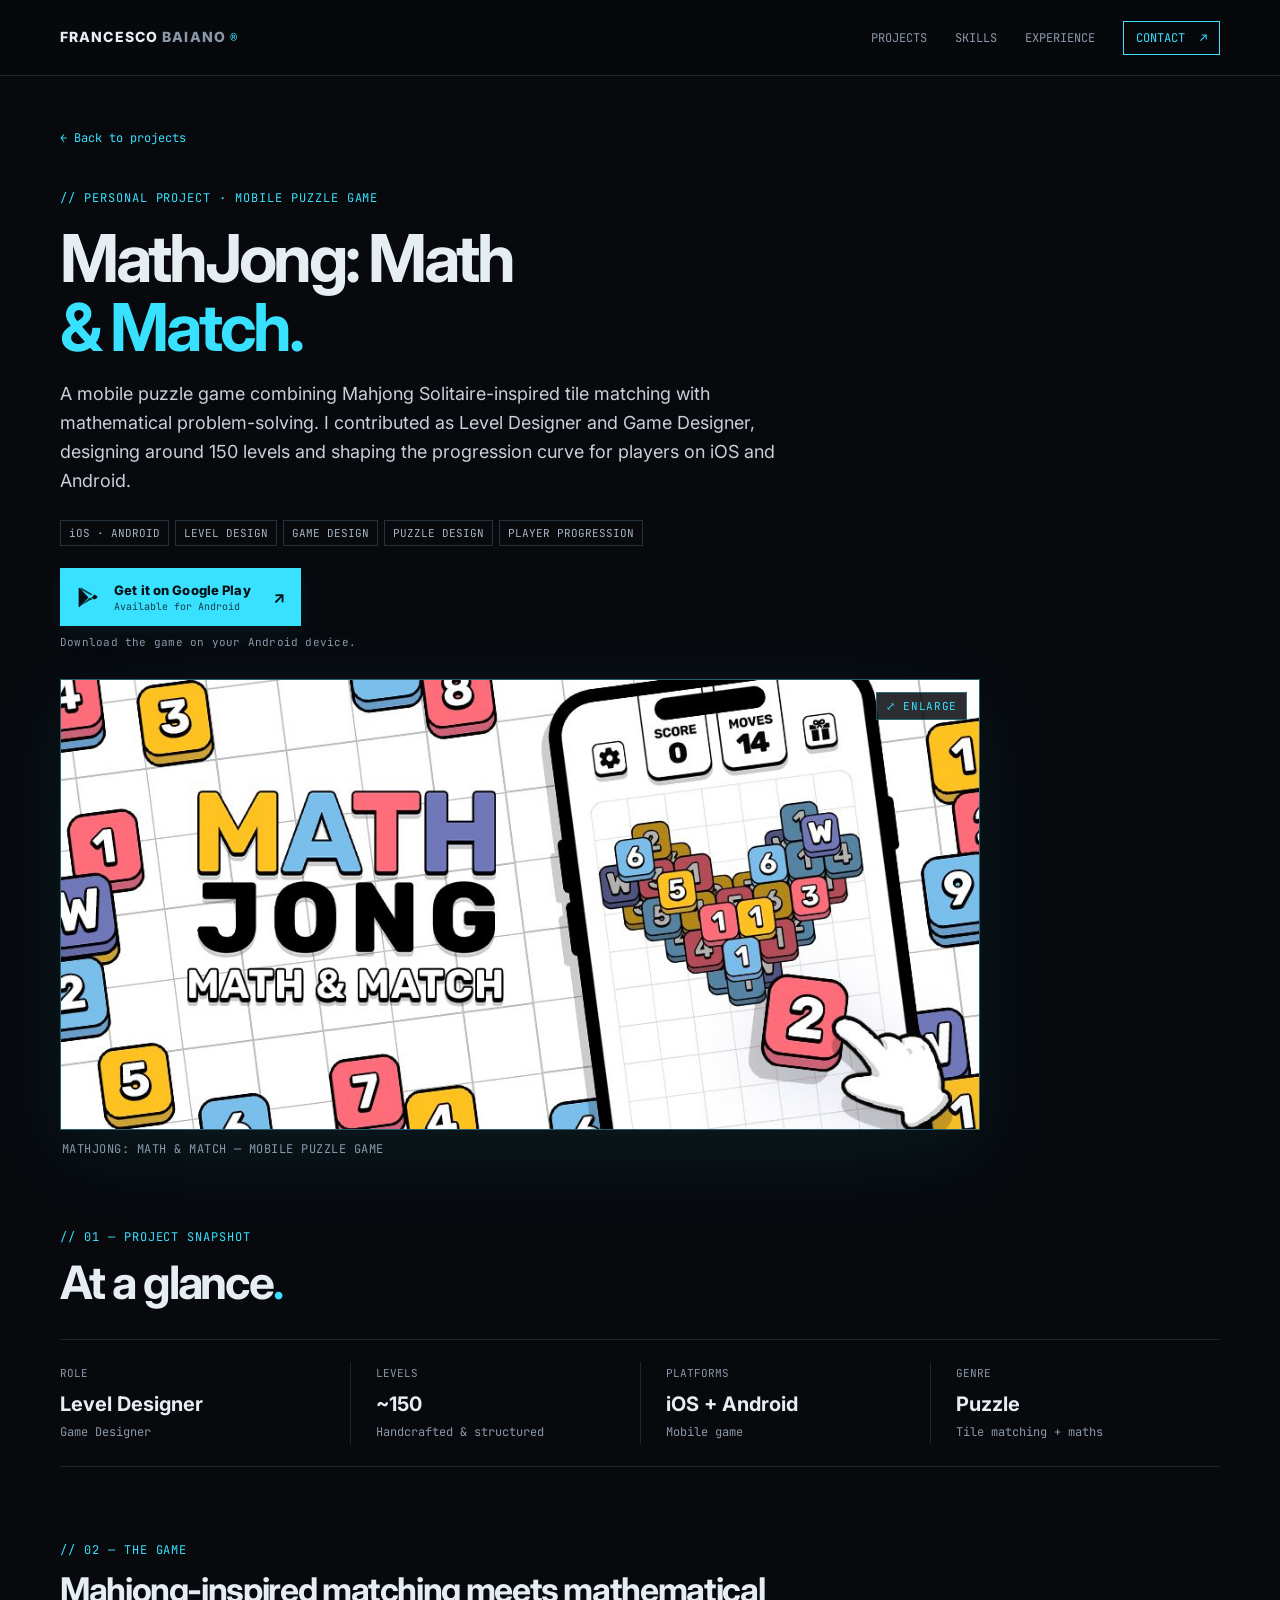
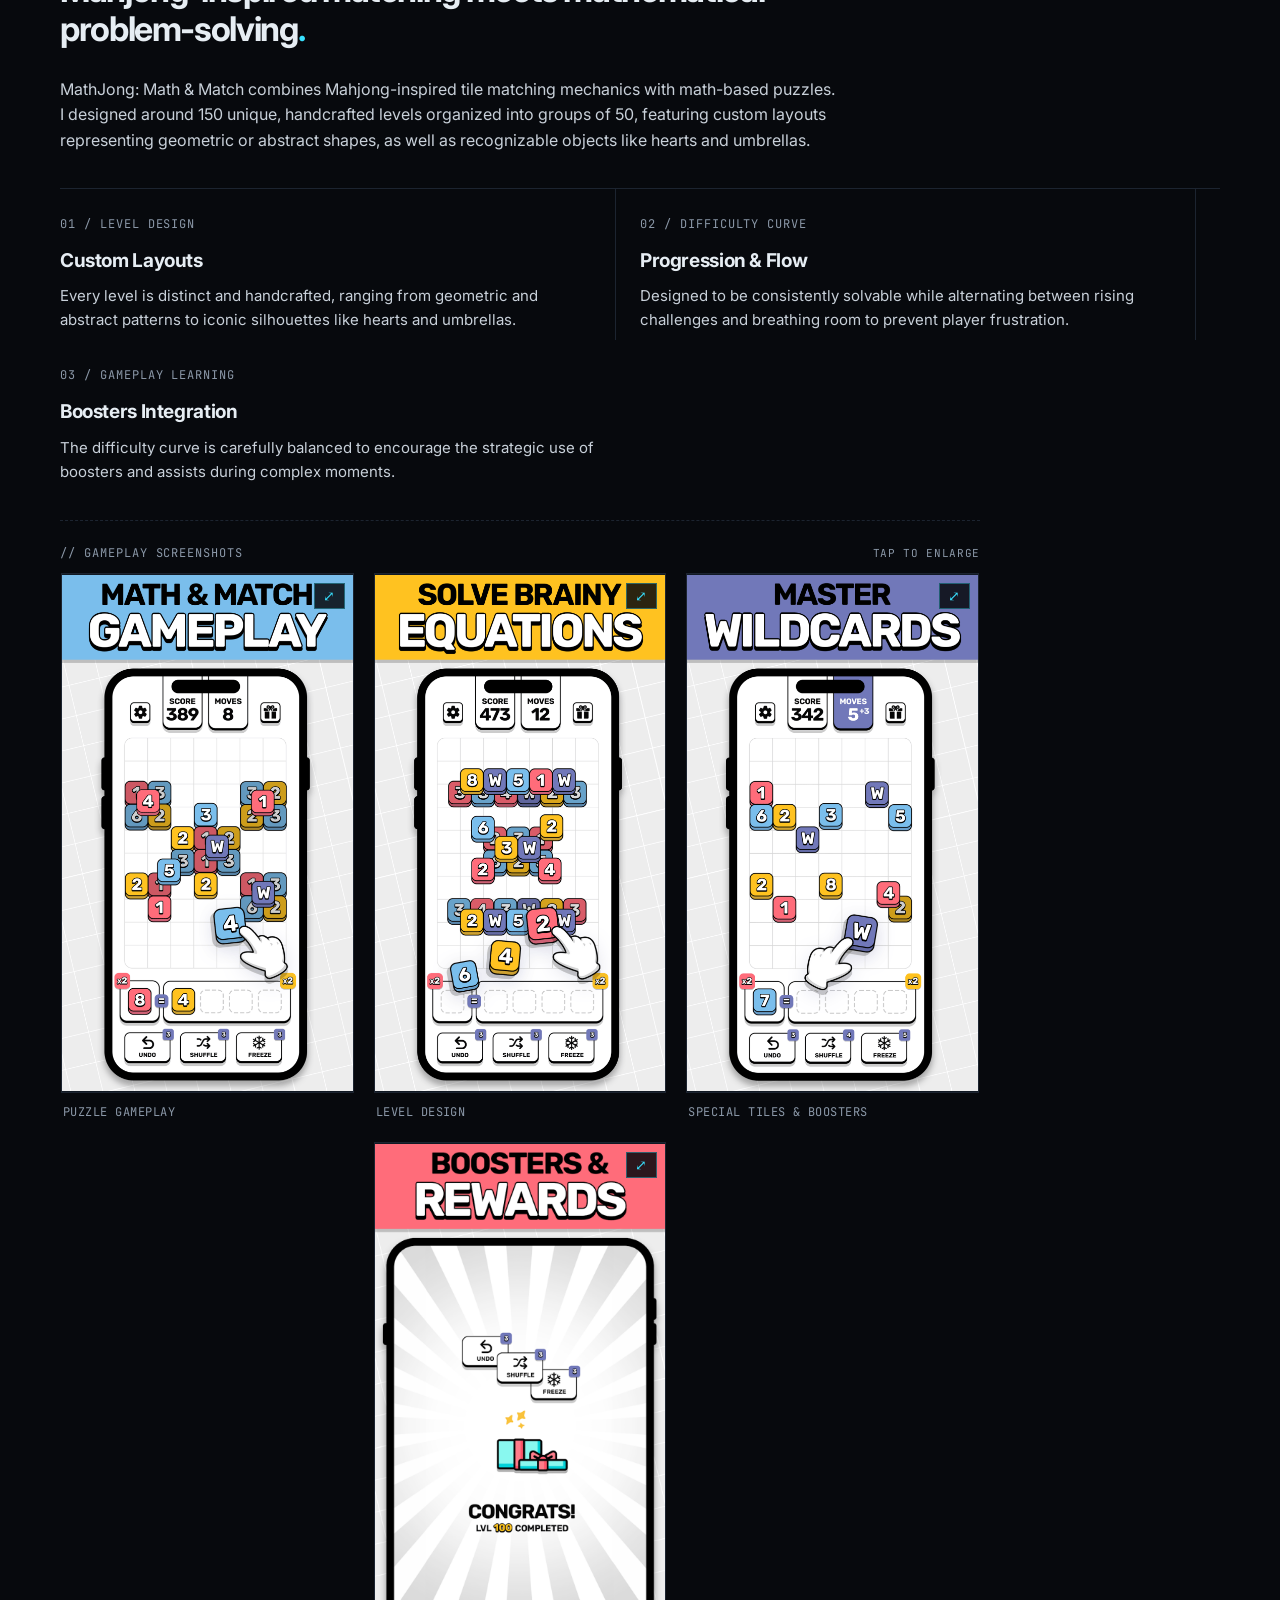
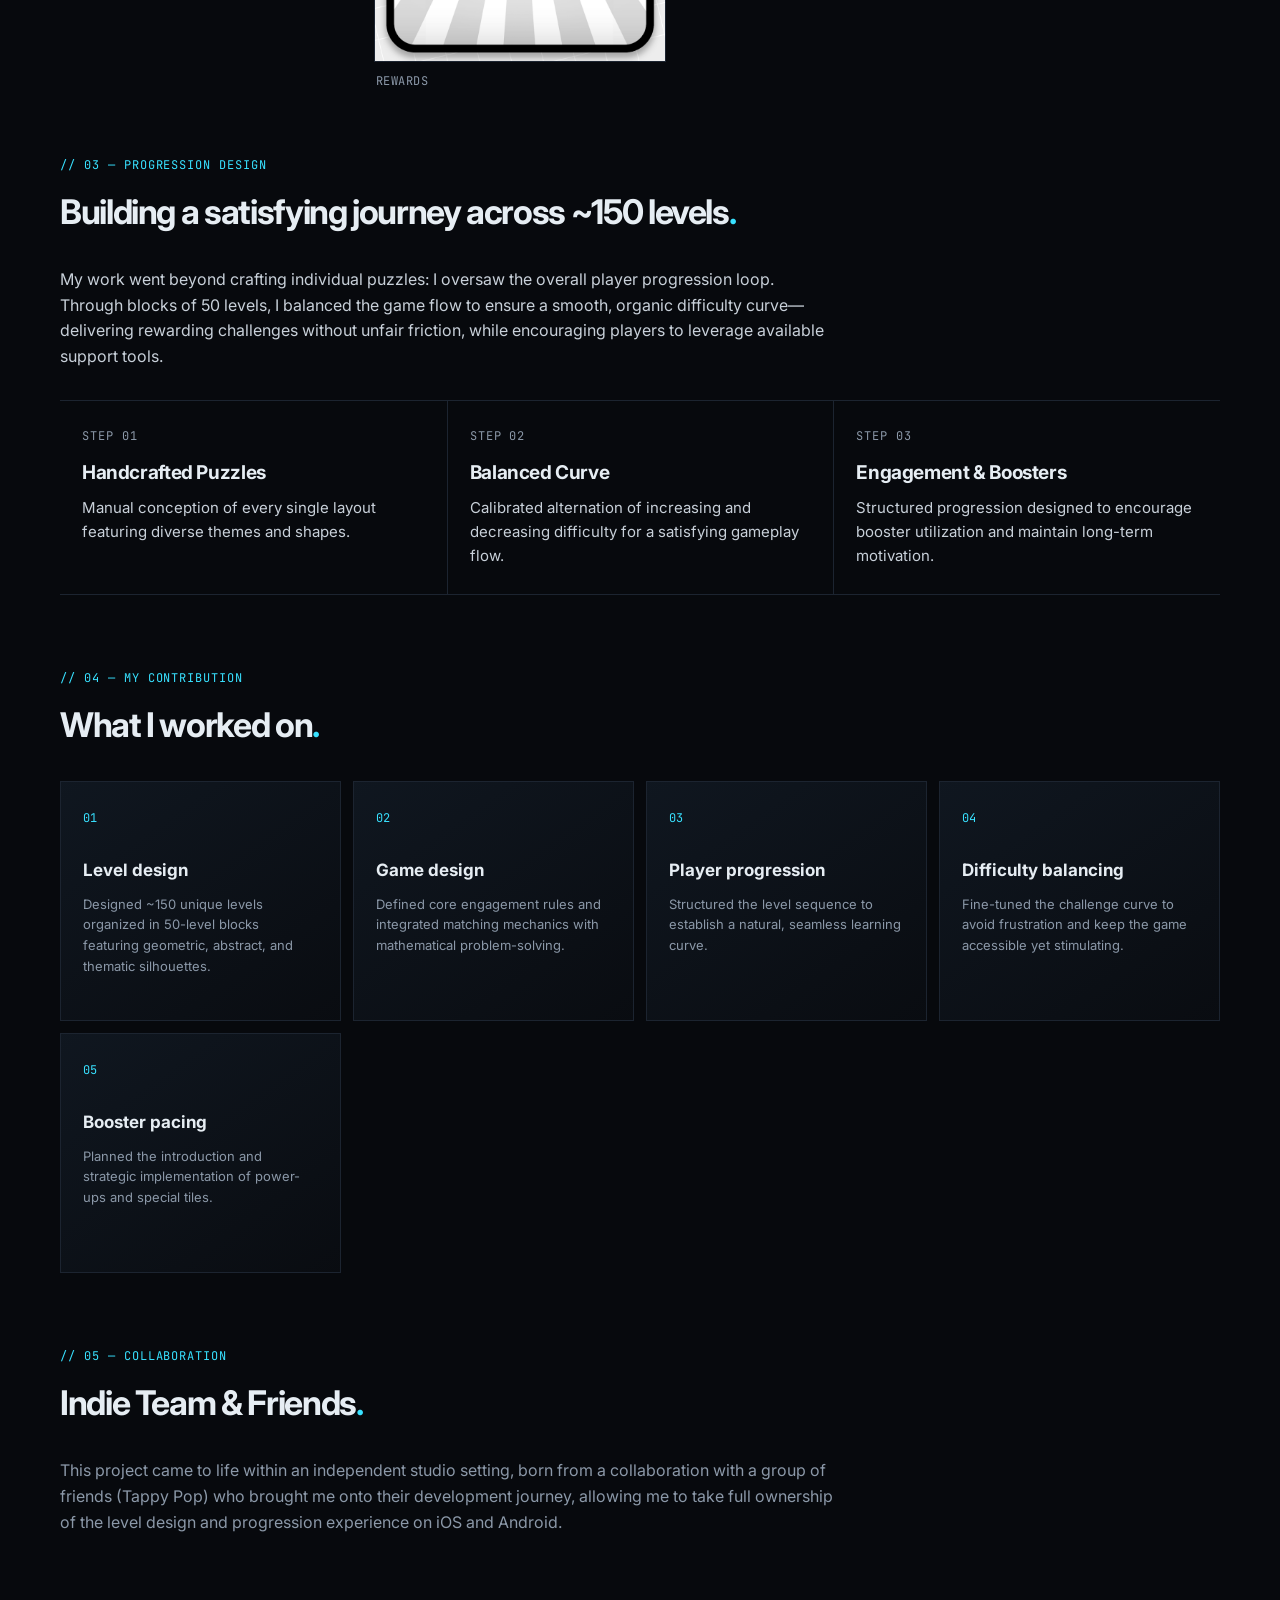
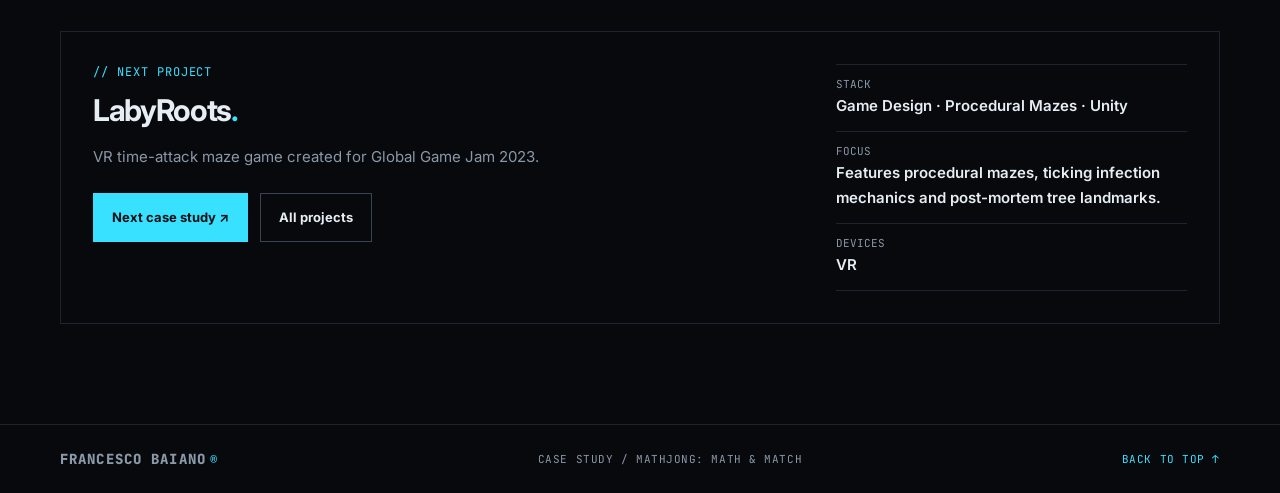
<file: projects/mathjong.html>
<!doctype html>
<html lang="en">
<head>
  <meta charset="utf-8">
  <meta name="viewport" content="width=device-width, initial-scale=1">
  <meta name="theme-color" content="#07090d">
  <meta name="description" content="MathJong: Math & Match — mobile puzzle game for iOS and Android. Francesco Baiano contributed as Level Designer and Game Designer, designing around 150 levels and structuring player progression.">
  <meta property="og:title" content="MathJong: Math & Match — Francesco Baiano">
  <meta property="og:description" content="Level Design, Game Design and player progression for a mobile puzzle game on iOS and Android.">
  <meta property="og:type" content="website">
  <title>MathJong: Math &amp; Match — Francesco Baiano</title>
  <link rel="preconnect" href="https://fonts.googleapis.com">
  <link rel="preconnect" href="https://fonts.gstatic.com" crossorigin>
  <link href="https://fonts.googleapis.com/css2?family=Inter:wght@400;500;600;700;800&family=JetBrains+Mono:wght@400;500;600&display=swap" rel="stylesheet">
  <link rel="stylesheet" href="../style.css">
</head>
<body>
  <header class="site-header">
    <a class="brand" href="../index.html">FRANCESCO <span>BAIANO</span><i>®</i></a>
    <button class="menu-toggle" aria-expanded="false" aria-controls="main-nav">MENU <span>☰</span></button>
    <nav id="main-nav" class="nav">
      <a href="../index.html#projects">Projects</a>
      <a href="../index.html#skills">Skills</a>
      <a href="../index.html#experience">Experience</a>
      <a class="nav-contact" href="../index.html#contact">Contact <span>↗</span></a>
    </nav>
  </header>

  <main>
    <section class="section-wrap" style="padding-top:48px">
      <a class="text-link" href="../index.html#projects">← Back to projects</a>
      <p class="section-kicker" style="margin-top:40px">// PERSONAL PROJECT · MOBILE PUZZLE GAME</p>
      <h1 style="font-size:clamp(38px,6vw,66px);line-height:1.05;letter-spacing:-.05em;margin:18px 0">
        MathJong: Math<br><span class="accent">&amp; Match.</span>
      </h1>
      <p style="font-size:18px;max-width:760px;color:#c8d0d9">
        A mobile puzzle game combining Mahjong Solitaire-inspired tile matching with mathematical problem-solving. I contributed as Level Designer and Game Designer, designing around 150 levels and shaping the progression curve for players on iOS and Android.
      </p>
      <div class="skill-tags" style="margin:25px 0 22px">
        <span>iOS · ANDROID</span><span>LEVEL DESIGN</span><span>GAME DESIGN</span><span>PUZZLE DESIGN</span><span>PLAYER PROGRESSION</span>
      </div>

      <div class="store-cta">
        <a class="button button-primary google-play-button"
           href="https://play.google.com/store/apps/details?id=com.TappyPop.MathJongGame&amp;hl=it"
           target="_blank" rel="noopener noreferrer"
           aria-label="Download MathJong: Math and Match on Google Play for Android">
          <svg class="google-play-icon" viewBox="0 0 24 24" aria-hidden="true" focusable="false">
            <path fill="currentColor" d="M3.2 2.7c-.4.3-.7.8-.7 1.5v15.6c0 .7.3 1.2.7 1.5L12 12 3.2 2.7Z"/>
            <path fill="currentColor" d="m14.1 14.1-9.8 5.7 9.1-7.8 2.7 1.5-2 1.1Z" opacity=".82"/>
            <path fill="currentColor" d="m4.3 4.2 9.8 5.7 2-1.1-11-6.2c-.3-.2-.6-.2-.8-.1Z" opacity=".72"/>
            <path fill="currentColor" d="m17.7 9.1 2.1 1.2c1.1.6 1.1 1.7 0 2.3l-2.1 1.2-2.8-1.6L17.7 9.1Z"/>
          </svg>
          <span class="google-play-copy"><strong>Get it on Google Play</strong><small>Available for Android</small></span>
          <span class="google-play-arrow" aria-hidden="true">↗</span>
        </a>
        <p class="store-note">Download the game on your Android device.</p>
      </div>

      <figure class="case-figure case-hero">
        <button class="zoomable" type="button" data-caption="MATHJONG: MATH & MATCH">
          <img src="../assets/images/projects/mathjong/mathjong-1.png" alt="MathJong: Math & Match mobile puzzle game screenshot" width="900" height="600">
        </button>
      </figure>
      <p class="case-hero-caption">MATHJONG: MATH &amp; MATCH — MOBILE PUZZLE GAME</p>
    </section>

    <section class="section-wrap" style="padding-top:70px">
      <div class="section-heading">
        <div><p class="section-kicker">// 01 — PROJECT SNAPSHOT</p><h2>At a glance<span class="accent">.</span></h2></div>
      </div>
      <div class="overview-grid" style="border-top:1px solid var(--border);border-bottom:1px solid var(--border);padding:22px 0">
        <div><span class="stat-label">ROLE</span><strong>Level Designer</strong><small>Game Designer</small></div>
        <div><span class="stat-label">LEVELS</span><strong>~150</strong><small>Handcrafted & structured</small></div>
        <div><span class="stat-label">PLATFORMS</span><strong>iOS + Android</strong><small>Mobile game</small></div>
        <div><span class="stat-label">GENRE</span><strong>Puzzle</strong><small>Tile matching + maths</small></div>
      </div>
    </section>

    <section class="section-wrap" style="padding-top:75px">
      <p class="section-kicker">// 02 — THE GAME</p>
      <h2 style="font-size:34px;letter-spacing:-.04em;max-width:760px;line-height:1.15">
        Mahjong-inspired matching meets mathematical problem-solving<span class="accent">.</span>
      </h2>
      <p style="color:#c8d0d9;max-width:780px;margin-top:20px">
        MathJong: Math &amp; Match combines Mahjong-inspired tile matching mechanics with math-based puzzles. I designed around 150 unique, handcrafted levels organized into groups of 50, featuring custom layouts representing geometric or abstract shapes, as well as recognizable objects like hearts and umbrellas.
      </p>
      <div class="challenge-grid">
            <div class="challenge-item"><span>01 / LEVEL DESIGN</span><h3>Custom Layouts</h3><p>Every level is distinct and handcrafted, ranging from geometric and abstract patterns to iconic silhouettes like hearts and umbrellas.</p></div>
            <div class="challenge-item"><span>02 / DIFFICULTY CURVE</span><h3>Progression & Flow</h3><p>Designed to be consistently solvable while alternating between rising challenges and breathing room to prevent player frustration.</p></div>
            <div class="challenge-item"><span>03 / GAMEPLAY LEARNING</span><h3>Boosters Integration</h3><p>The difficulty curve is carefully balanced to encourage the strategic use of boosters and assists during complex moments.</p></div>
      </div>
      <div style="max-width:920px;margin-top:28px;padding-top:24px;border-top:1px dashed var(--border)">
        <div style="display:flex;justify-content:space-between;align-items:baseline;gap:16px;margin-bottom:12px;flex-wrap:wrap">
            <p class="section-kicker" style="margin:0;color:var(--muted)">// GAMEPLAY SCREENSHOTS</p>
            <span style="font:11px var(--mono);color:var(--muted);letter-spacing:.06em">TAP TO ENLARGE</span>
        </div>
        <div class="case-strip cols-3" style="margin-top:0">
            <figure class="case-thumb vertical"><div class="case-figure"><button class="zoomable" type="button" data-caption="PUZZLE GAMEPLAY"><img src="../assets/images/projects/mathjong/mathjong-2.png" alt="MathJong puzzle gameplay screenshot" loading="lazy"></button></div><figcaption>PUZZLE GAMEPLAY</figcaption></figure>
            <figure class="case-thumb vertical"><div class="case-figure"><button class="zoomable" type="button" data-caption="LEVEL DESIGN"><img src="../assets/images/projects/mathjong/mathjong-3.png" alt="MathJong level layout screenshot" loading="lazy"></button></div><figcaption>LEVEL DESIGN</figcaption></figure>
            <figure class="case-thumb vertical"><div class="case-figure"><button class="zoomable" type="button" data-caption="SPECIAL TILES AND BOOSTERS"><img src="../assets/images/projects/mathjong/mathjong-4.png" alt="MathJong special tiles or boosters screenshot" loading="lazy"></button></div><figcaption>SPECIAL TILES &amp; BOOSTERS</figcaption></figure>
            <figure class="case-thumb vertical"><div class="case-figure"><button class="zoomable" type="button" data-caption="REWARDS"><img src="../assets/images/projects/mathjong/mathjong-5.png" alt="MathJong boosters and rewards" loading="lazy"></button></div><figcaption>REWARDS</figcaption></figure>
        </div>
      </div>
    </section>

    <section class="section-wrap" style="padding-top:65px">
      <p class="section-kicker">// 03 — PROGRESSION DESIGN</p>
      <h2 style="font-size:34px;letter-spacing:-.04em">Building a satisfying journey across ~150 levels<span class="accent">.</span></h2>
      <p style="color:#c8d0d9;max-width:780px;margin-top:20px">
        My work went beyond crafting individual puzzles: I oversaw the overall player progression loop. Through blocks of 50 levels, I balanced the game flow to ensure a smooth, organic difficulty curve—delivering rewarding challenges without unfair friction, while encouraging players to leverage available support tools.
      </p>
      <div class="pipeline">
        <div class="pipeline-step"><span>STEP 01</span><h3>Handcrafted Puzzles</h3><p>Manual conception of every single layout featuring diverse themes and shapes.</p></div>
        <div class="pipeline-step"><span>STEP 02</span><h3>Balanced Curve</h3><p>Calibrated alternation of increasing and decreasing difficulty for a satisfying gameplay flow.</p></div>
        <div class="pipeline-step"><span>STEP 03</span><h3>Engagement & Boosters</h3><p>Structured progression designed to encourage booster utilization and maintain long-term motivation.</p></div>
      </div>
    </section>

    <section class="section-wrap" style="padding-top:75px">
      <p class="section-kicker">// 04 — MY CONTRIBUTION</p>
      <h2 style="font-size:34px;letter-spacing:-.04em">What I worked on<span class="accent">.</span></h2>
      <div class="skills-grid" style="margin-top:25px">
        <article class="skill-card"><span class="skill-index">01</span><h3>Level design</h3><p>Designed ~150 unique levels organized in 50-level blocks featuring geometric, abstract, and thematic silhouettes.</p></article>
        <article class="skill-card"><span class="skill-index">02</span><h3>Game design</h3><p>Defined core engagement rules and integrated matching mechanics with mathematical problem-solving.</p></article>
        <article class="skill-card"><span class="skill-index">03</span><h3>Player progression</h3><p>Structured the level sequence to establish a natural, seamless learning curve.</p></article>
        <article class="skill-card"><span class="skill-index">04</span><h3>Difficulty balancing</h3><p>Fine-tuned the challenge curve to avoid frustration and keep the game accessible yet stimulating.</p></article>
        <article class="skill-card"><span class="skill-index">05</span><h3>Booster pacing</h3><p>Planned the introduction and strategic implementation of power-ups and special tiles.</p></article>
      </div>
    </section>

    <section class="section-wrap" style="padding-top:75px">
      <p class="section-kicker">// 05 — COLLABORATION</p>
      <h2 style="font-size:34px;letter-spacing:-.04em">Indie Team &amp; Friends<span class="accent">.</span></h2>
      <p style="color:var(--muted);max-width:780px;margin-top:20px">
        This project came to life within an independent studio setting, born from a collaboration with a group of friends (Tappy Pop) who brought me onto their development journey, allowing me to take full ownership of the level design and progression experience on iOS and Android.
      </p>
    </section>

    <section class="section-wrap" style="padding-top:80px;padding-bottom:100px">
      <div class="contact next-card">
        <div><p class="section-kicker">// NEXT PROJECT</p><h2 style="font-size:30px">LabyRoots<span class="accent">.</span></h2><p>VR time-attack maze game created for Global Game Jam 2023.</p><div class="cta-row"><a class="button button-primary" href="labyroots.html">Next case study ↗</a><a class="button button-ghost" href="../index.html#projects">All projects</a></div></div>
        <div class="next-meta"><div><span>STACK</span><strong>Game Design · Procedural Mazes · Unity</strong></div><div><span>FOCUS</span><strong>Features procedural mazes, ticking infection mechanics and post-mortem tree landmarks.</strong></div><div><span>DEVICES</span><strong>VR</strong></div></div>
      </div>
    </section>
  </main>

  <footer class="site-footer"><a class="brand" href="../index.html">FRANCESCO <span>BAIANO</span><i>®</i></a><span>CASE STUDY / MATHJONG: MATH &amp; MATCH</span><a href="#">BACK TO TOP ↑</a></footer>

  <!-- Image viewer -->
  <div class="lightbox" id="lightbox" role="dialog" aria-modal="true" aria-label="Image viewer" aria-hidden="true">
    <div class="lb-top"><span class="lb-count" id="lbCount"></span><button class="lb-btn" id="lbClose" type="button" aria-label="Close image viewer">×</button></div>
    <div class="lb-stage" id="lbStage"><img id="lbImg" alt=""></div>
    <div class="lb-bottom"><button class="lb-btn" id="lbPrev" type="button" aria-label="Previous image">‹</button><p class="lb-caption" id="lbCaption"></p><button class="lb-btn" id="lbNext" type="button" aria-label="Next image">›</button></div>
  </div>
  <script src="../script.js"></script>
</body>
</html>
</file>
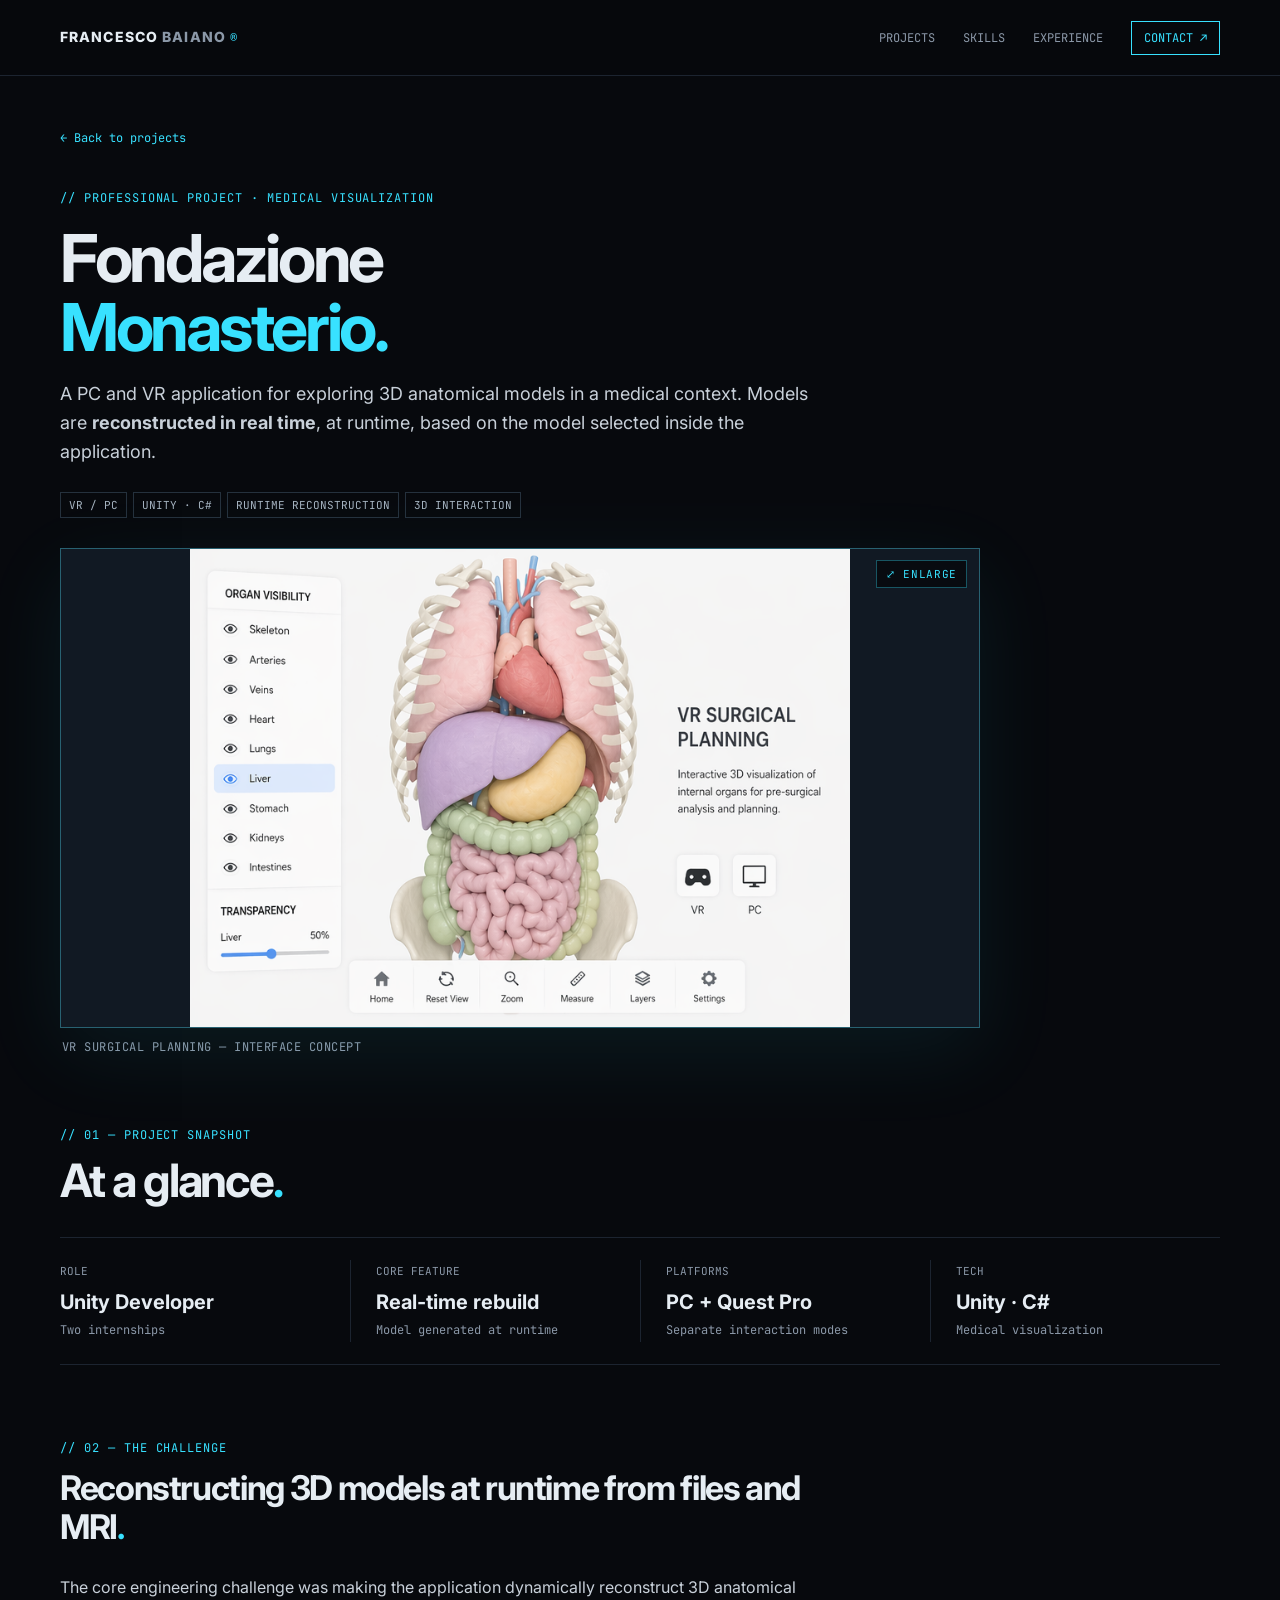
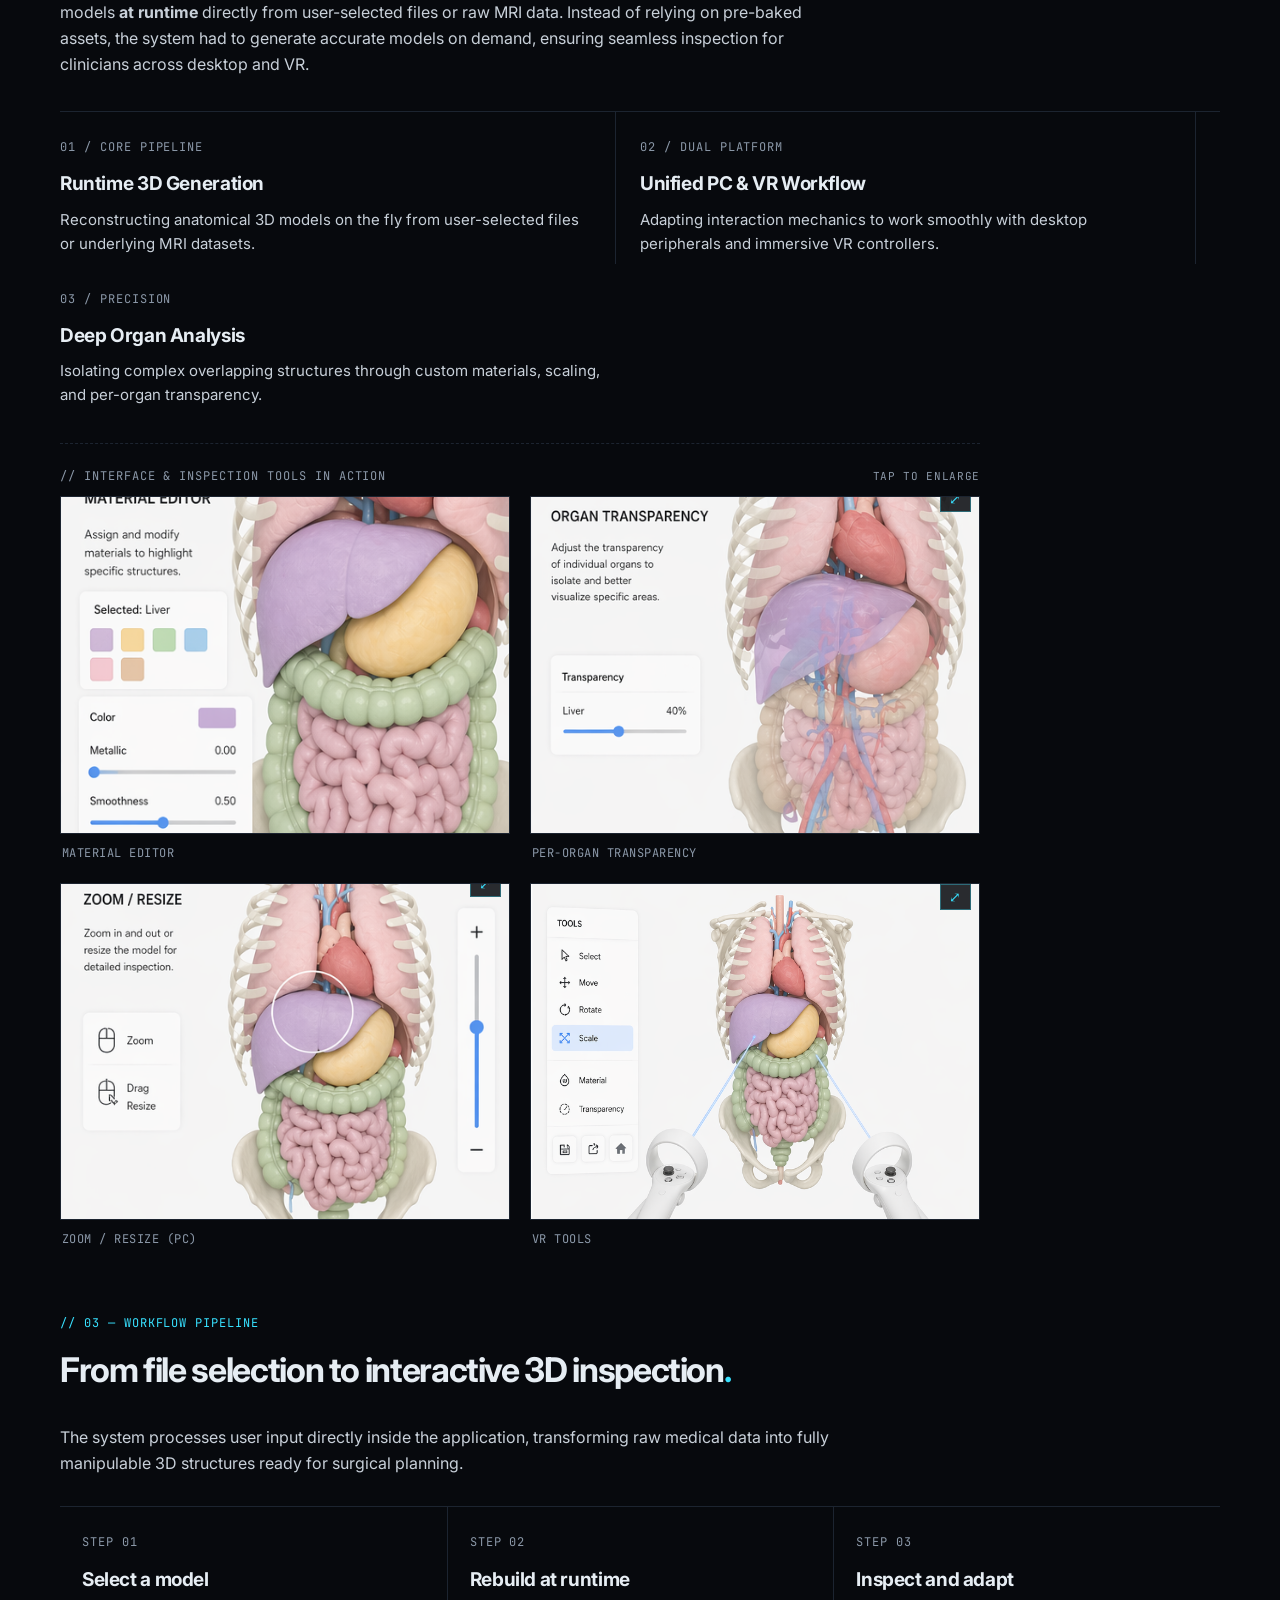
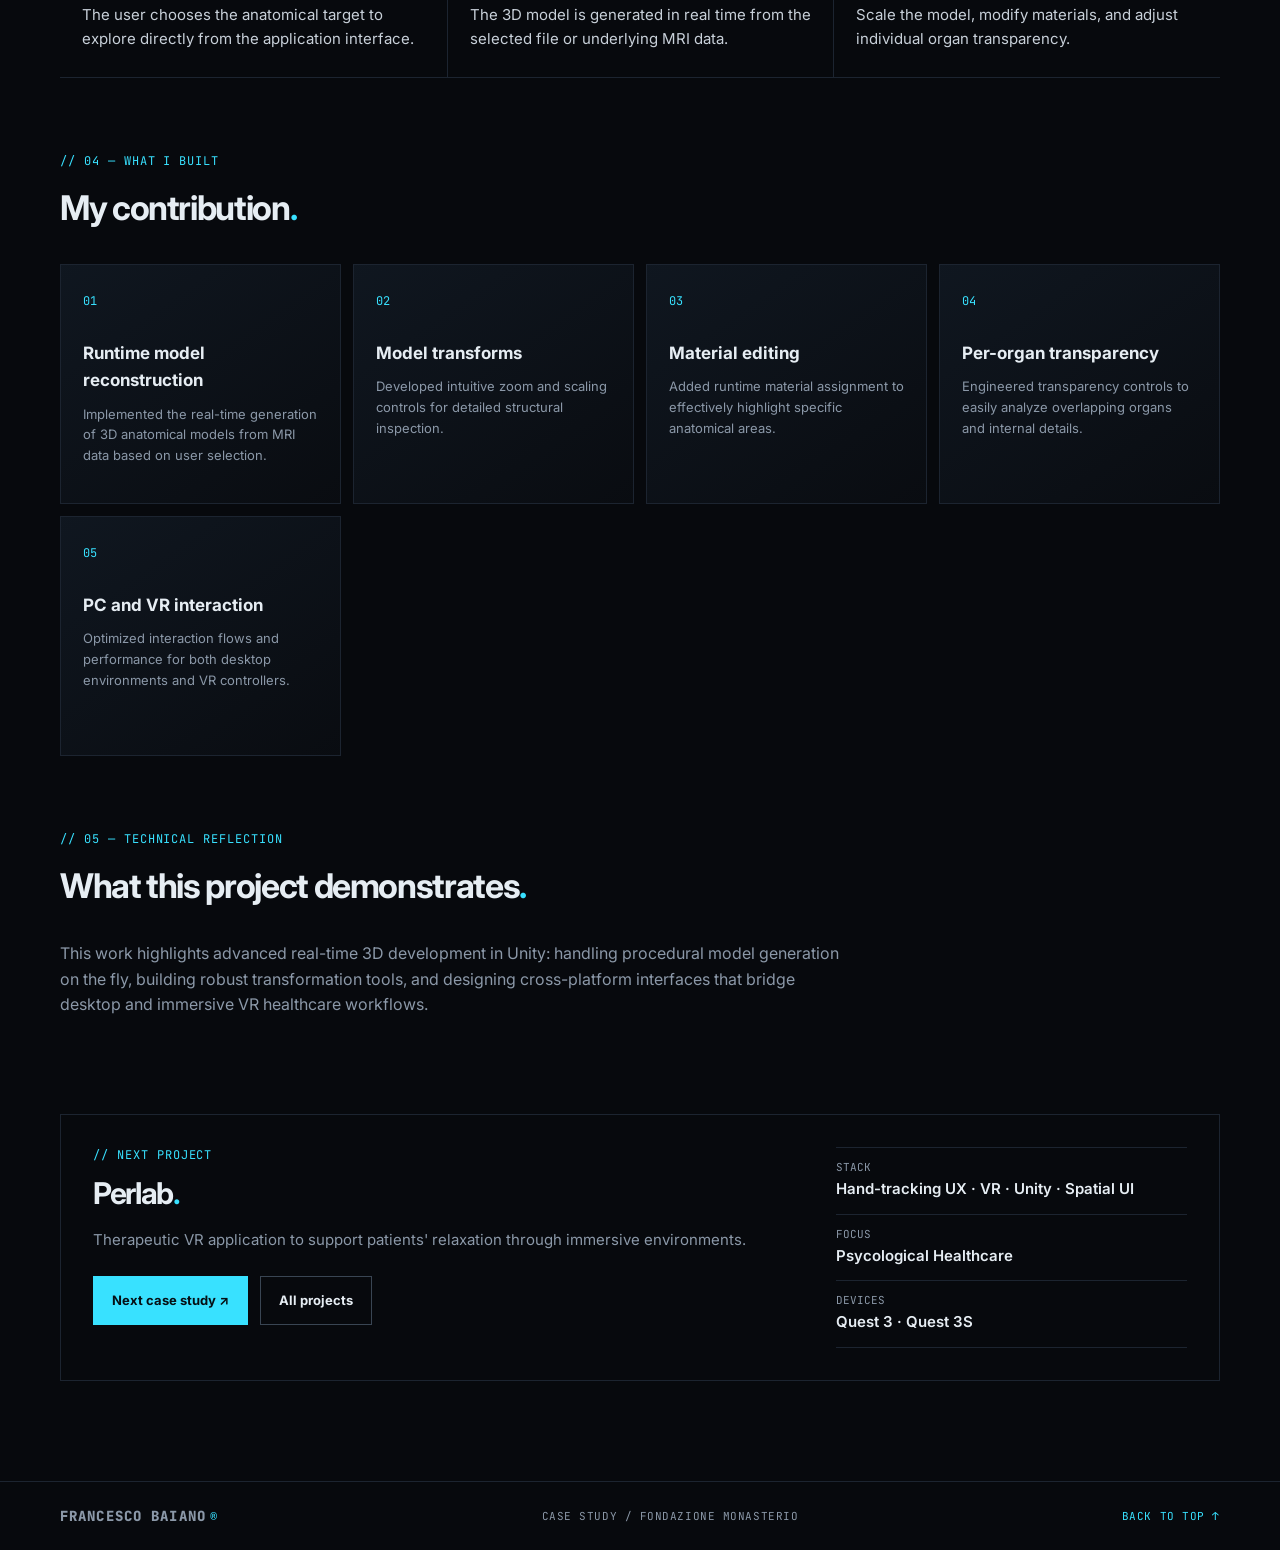
<file: projects/monasterio.html>
<!doctype html>
<html lang="en">
<head>
  <meta charset="utf-8"><meta name="viewport" content="width=device-width, initial-scale=1">
  <meta name="theme-color" content="#07090d">
  <meta name="description" content="Case study: a Unity PC and VR application that rebuilds 3D anatomical models at runtime, based on the model selected inside the app.">
  <meta property="og:title" content="Fondazione Monasterio — Francesco Baiano">
  <meta property="og:description" content="Unity development: 3D anatomical models reconstructed in real time from the model selected in the application.">
  <title>Fondazione Monasterio — Francesco Baiano</title>
  <link rel="preconnect" href="https://fonts.googleapis.com"><link rel="preconnect" href="https://fonts.gstatic.com" crossorigin>
  <link href="https://fonts.googleapis.com/css2?family=Inter:wght@400;500;600;700;800&family=JetBrains+Mono:wght@400;500;600&display=swap" rel="stylesheet">
  <link rel="stylesheet" href="../style.css">
</head>
<body>
  <header class="site-header">
    <a class="brand" href="../index.html">FRANCESCO <span>BAIANO</span><i>®</i></a>
    <button class="menu-toggle" aria-expanded="false" aria-controls="main-nav">MENU <span>☰</span></button>
    <nav id="main-nav" class="nav"><a href="../index.html#projects">Projects</a><a href="../index.html#skills">Skills</a><a href="../index.html#experience">Experience</a><a class="nav-contact" href="../index.html#contact">Contact ↗</a></nav>
  </header>
  <main>
    <section class="section-wrap" style="padding-top:48px">
      <a class="text-link" href="../index.html#projects">← Back to projects</a>
      <p class="section-kicker" style="margin-top:40px">// PROFESSIONAL PROJECT · MEDICAL VISUALIZATION</p>
      <h1 style="font-size:clamp(38px,6vw,66px);line-height:1.05;letter-spacing:-.05em;margin:18px 0">Fondazione<br><span class="accent">Monasterio.</span></h1>
      <p style="font-size:18px;max-width:760px;color:#c8d0d9">A PC and VR application for exploring 3D anatomical models in a medical context. Models are <strong>reconstructed in real time</strong>, at runtime, based on the model selected inside the application.</p>
      <div class="skill-tags" style="margin:25px 0 30px"><span>VR / PC</span><span>UNITY · C#</span><span>RUNTIME RECONSTRUCTION</span><span>3D INTERACTION</span></div>

      <figure class="case-figure case-hero">
        <button class="zoomable" type="button" data-caption="VR SURGICAL PLANNING"><img src="../assets/images/projects/monasterio/monasterio-1.png" alt="VR surgical planning — 3D anatomical model with organ visibility list, transparency control and PC / VR modes" width="795" height="579"></button>
      </figure>
      <p class="case-hero-caption">VR SURGICAL PLANNING — INTERFACE CONCEPT</p>
    </section>

    <section class="section-wrap" style="padding-top:70px">
      <div class="section-heading"><div><p class="section-kicker">// 01 — PROJECT SNAPSHOT</p><h2>At a glance<span class="accent">.</span></h2></div></div>
      <div class="overview-grid" style="border-top:1px solid var(--border);border-bottom:1px solid var(--border);padding:22px 0">
        <div><span class="stat-label">ROLE</span><strong>Unity Developer</strong><small>Two internships</small></div>
        <div><span class="stat-label">CORE FEATURE</span><strong>Real-time rebuild</strong><small>Model generated at runtime</small></div>
        <div><span class="stat-label">PLATFORMS</span><strong>PC + Quest Pro</strong><small>Separate interaction modes</small></div>
        <div><span class="stat-label">TECH</span><strong>Unity · C#</strong><small>Medical visualization</small></div>
      </div>
    </section>

    <section class="section-wrap" style="padding-top:75px">
      <p class="section-kicker">// 02 — THE CHALLENGE</p>
      <h2 style="font-size:34px;letter-spacing:-.04em;max-width:760px;line-height:1.15">Reconstructing 3D models at runtime from files and MRI<span class="accent">.</span></h2>
      <p style="color:#c8d0d9;max-width:780px;margin-top:20px">The core engineering challenge was making the application dynamically reconstruct 3D anatomical models <strong>at runtime</strong> directly from user-selected files or raw MRI data. Instead of relying on pre-baked assets, the system had to generate accurate models on demand, ensuring seamless inspection for clinicians across desktop and VR.</p>
      <div class="challenge-grid">
        <div class="challenge-item"><span>01 / CORE PIPELINE</span><h3>Runtime 3D Generation</h3><p>Reconstructing anatomical 3D models on the fly from user-selected files or underlying MRI datasets.</p></div>
        <div class="challenge-item"><span>02 / DUAL PLATFORM</span><h3>Unified PC & VR Workflow</h3><p>Adapting interaction mechanics to work smoothly with desktop peripherals and immersive VR controllers.</p></div>
        <div class="challenge-item"><span>03 / PRECISION</span><h3>Deep Organ Analysis</h3><p>Isolating complex overlapping structures through custom materials, scaling, and per-organ transparency.</p></div>
      </div>

      <div style="max-width: 920px; margin-top: 28px; padding-top: 24px; border-top: 1px dashed var(--border);">
        <div style="display: flex; justify-content: space-between; align-items: baseline; margin-bottom: 12px;">
          <p class="section-kicker" style="margin: 0; color: var(--muted);">// INTERFACE & INSPECTION TOOLS IN ACTION</p>
          <span style="font: 11px var(--mono); color: var(--muted); letter-spacing: .06em;">TAP TO ENLARGE</span>
        </div>
        <div class="case-strip" style="margin-top: 0;">
          <figure class="case-thumb"><div class="case-figure"><button class="zoomable" type="button" data-caption="MATERIAL EDITOR"><img src="../assets/images/projects/monasterio/monasterio-4.png" alt="Material editor — assign and modify materials to highlight specific structures" loading="lazy"></button></div><figcaption>MATERIAL EDITOR</figcaption></figure>
          <figure class="case-thumb"><div class="case-figure"><button class="zoomable" type="button" data-caption="PER-ORGAN TRANSPARENCY"><img src="../assets/images/projects/monasterio/monasterio-5.png" alt="Organ transparency — adjust the transparency of individual organs" loading="lazy"></button></div><figcaption>PER-ORGAN TRANSPARENCY</figcaption></figure>
          <figure class="case-thumb"><div class="case-figure"><button class="zoomable" type="button" data-caption="ZOOM / RESIZE (PC)"><img src="../assets/images/projects/monasterio/monasterio-3.png" alt="Zoom and resize — zoom in and out or resize the model for detailed inspection" loading="lazy"></button></div><figcaption>ZOOM / RESIZE (PC)</figcaption></figure>
          <figure class="case-thumb"><div class="case-figure"><button class="zoomable" type="button" data-caption="VR TOOLS"><img src="../assets/images/projects/monasterio/monasterio-2.png" alt="VR tools — select, move, rotate and scale the model with VR controllers" loading="lazy"></button></div><figcaption>VR TOOLS</figcaption></figure>
        </div>
      </div>
    </section>

    <section class="section-wrap" style="padding-top:65px">
      <p class="section-kicker">// 03 — WORKFLOW PIPELINE</p>
      <h2 style="font-size:34px;letter-spacing:-.04em">From file selection to interactive 3D inspection<span class="accent">.</span></h2>
      <p style="color:#c8d0d9;max-width:780px;margin-top:20px">The system processes user input directly inside the application, transforming raw medical data into fully manipulable 3D structures ready for surgical planning.</p>
      <div class="pipeline">
        <div class="pipeline-step"><span>STEP 01</span><h3>Select a model</h3><p>The user chooses the anatomical target to explore directly from the application interface.</p></div>
        <div class="pipeline-step"><span>STEP 02</span><h3>Rebuild at runtime</h3><p>The 3D model is generated in real time from the selected file or underlying MRI data.</p></div>
        <div class="pipeline-step"><span>STEP 03</span><h3>Inspect and adapt</h3><p>Scale the model, modify materials, and adjust individual organ transparency.</p></div>
      </div>
    </section>

    <section class="section-wrap" style="padding-top:75px">
      <p class="section-kicker">// 04 — WHAT I BUILT</p><h2 style="font-size:34px;letter-spacing:-.04em">My contribution<span class="accent">.</span></h2>
      <div class="skills-grid" style="margin-top:25px">
        <article class="skill-card"><span class="skill-index">01</span><h3>Runtime model reconstruction</h3><p>Implemented the real-time generation of 3D anatomical models from MRI data based on user selection.</p></article>
        <article class="skill-card"><span class="skill-index">02</span><h3>Model transforms</h3><p>Developed intuitive zoom and scaling controls for detailed structural inspection.</p></article>
        <article class="skill-card"><span class="skill-index">03</span><h3>Material editing</h3><p>Added runtime material assignment to effectively highlight specific anatomical areas.</p></article>
        <article class="skill-card"><span class="skill-index">04</span><h3>Per-organ transparency</h3><p>Engineered transparency controls to easily analyze overlapping organs and internal details.</p></article>
        <article class="skill-card"><span class="skill-index">05</span><h3>PC and VR interaction</h3><p>Optimized interaction flows and performance for both desktop environments and VR controllers.</p></article>
      </div>
    </section>

    <section class="section-wrap" style="padding-top:75px">
      <p class="section-kicker">// 05 — TECHNICAL REFLECTION</p><h2 style="font-size:34px;letter-spacing:-.04em">What this project demonstrates<span class="accent">.</span></h2>
      <p style="color:var(--muted);max-width:780px;margin-top:20px">This work highlights advanced real-time 3D development in Unity: handling procedural model generation on the fly, building robust transformation tools, and designing cross-platform interfaces that bridge desktop and immersive VR healthcare workflows.</p>
    </section>

    <section class="section-wrap" style="padding-top:80px;padding-bottom:100px">
      <div class="contact next-card">
        <div><p class="section-kicker">// NEXT PROJECT</p><h2 style="font-size:30px">Perlab<span class="accent">.</span></h2><p>Therapeutic VR application to support patients' relaxation through immersive environments.</p><div class="cta-row"><a class="button button-primary" href="perlab.html">Next case study ↗</a><a class="button button-ghost" href="../index.html#projects">All projects</a></div></div>
        <div class="next-meta"><div><span>STACK</span><strong>Hand-tracking UX · VR · Unity · Spatial UI</strong></div><div><span>FOCUS</span><strong>Psycological Healthcare</strong></div><div><span>DEVICES</span><strong>Quest 3 · Quest 3S</strong></div></div>
      </div>
    </section>
  </main>
  <footer class="site-footer"><a class="brand" href="../index.html">FRANCESCO <span>BAIANO</span><i>®</i></a><span>CASE STUDY / FONDAZIONE MONASTERIO</span><a href="#">BACK TO TOP ↑</a></footer>

  <!-- Image viewer -->
  <div class="lightbox" id="lightbox" role="dialog" aria-modal="true" aria-label="Image viewer" aria-hidden="true">
    <div class="lb-top"><span class="lb-count" id="lbCount"></span><button class="lb-btn" id="lbClose" type="button" aria-label="Close image viewer">×</button></div>
    <div class="lb-stage" id="lbStage"><img id="lbImg" alt=""></div>
    <div class="lb-bottom">
      <button class="lb-btn" id="lbPrev" type="button" aria-label="Previous image">‹</button>
      <p class="lb-caption" id="lbCaption"></p>
      <button class="lb-btn" id="lbNext" type="button" aria-label="Next image">›</button>
    </div>
  </div>

  <script src="../script.js"></script>
</body>
</html>
</file>
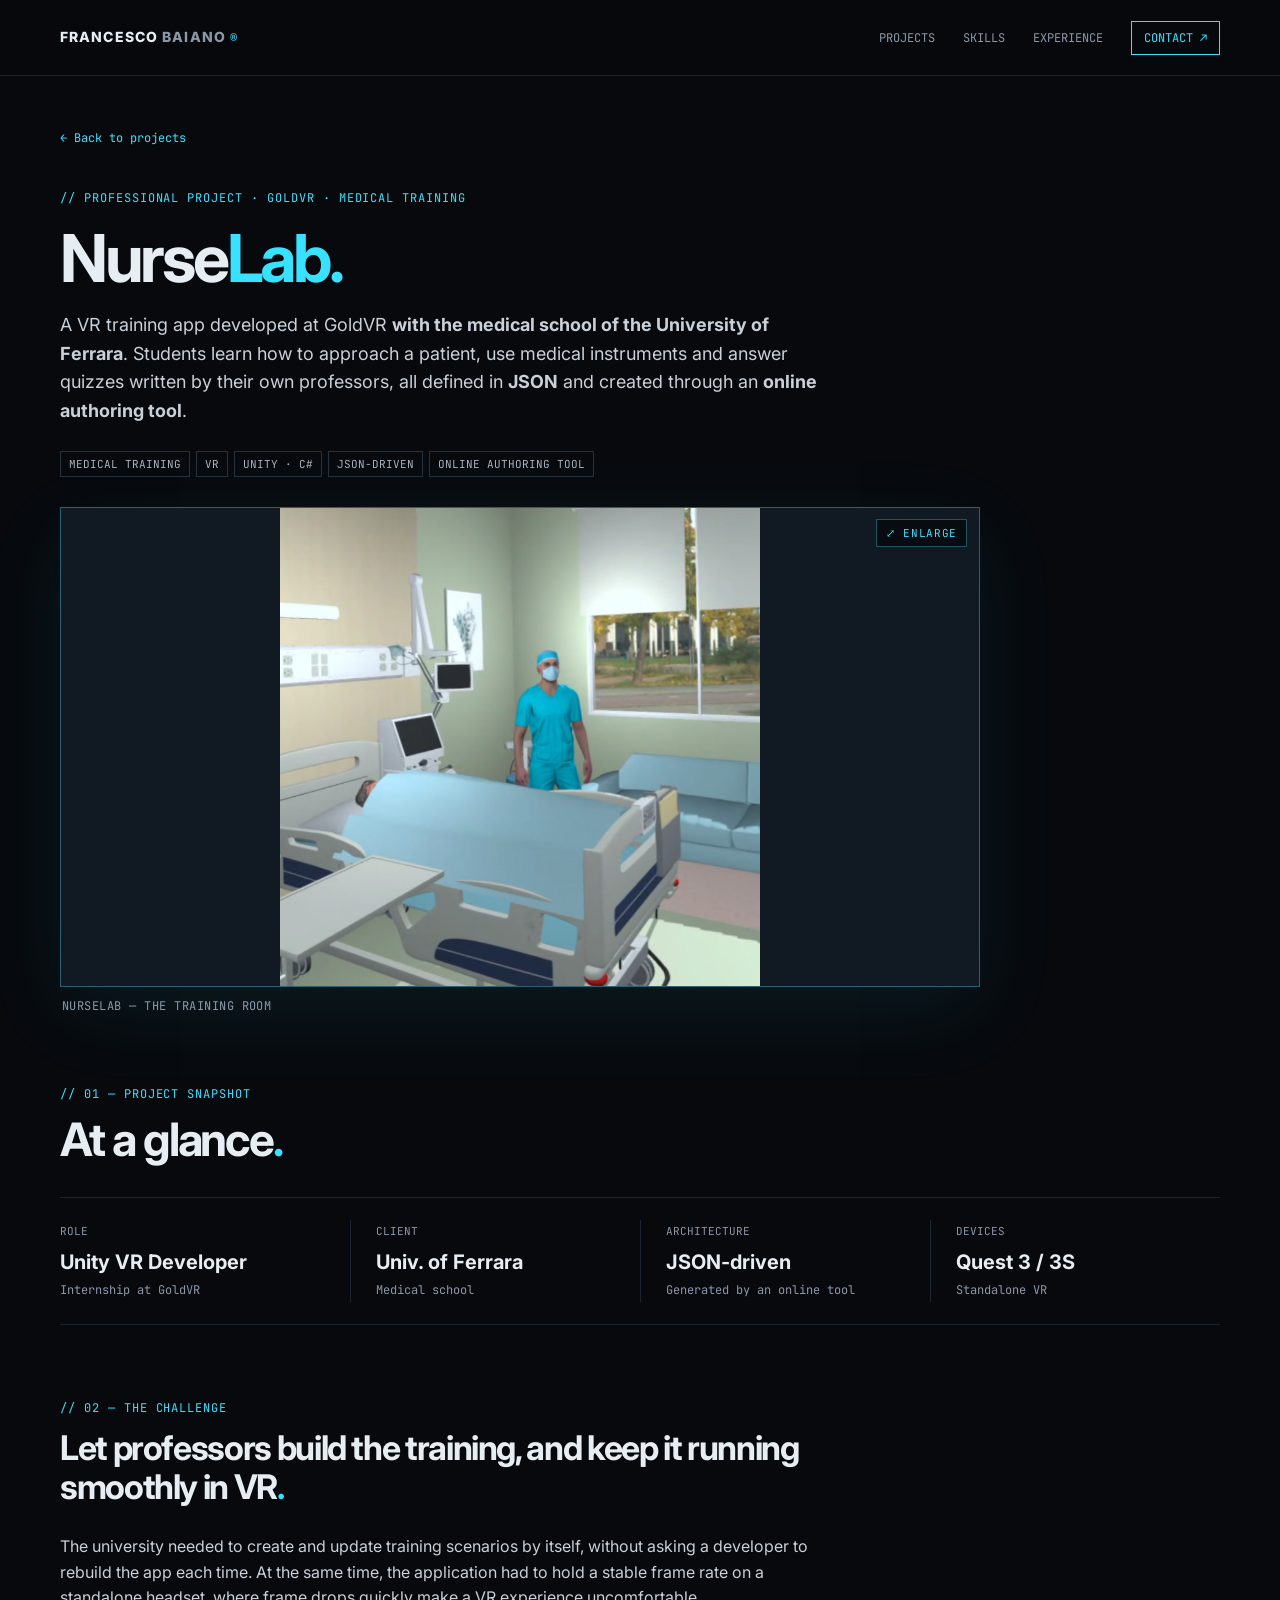
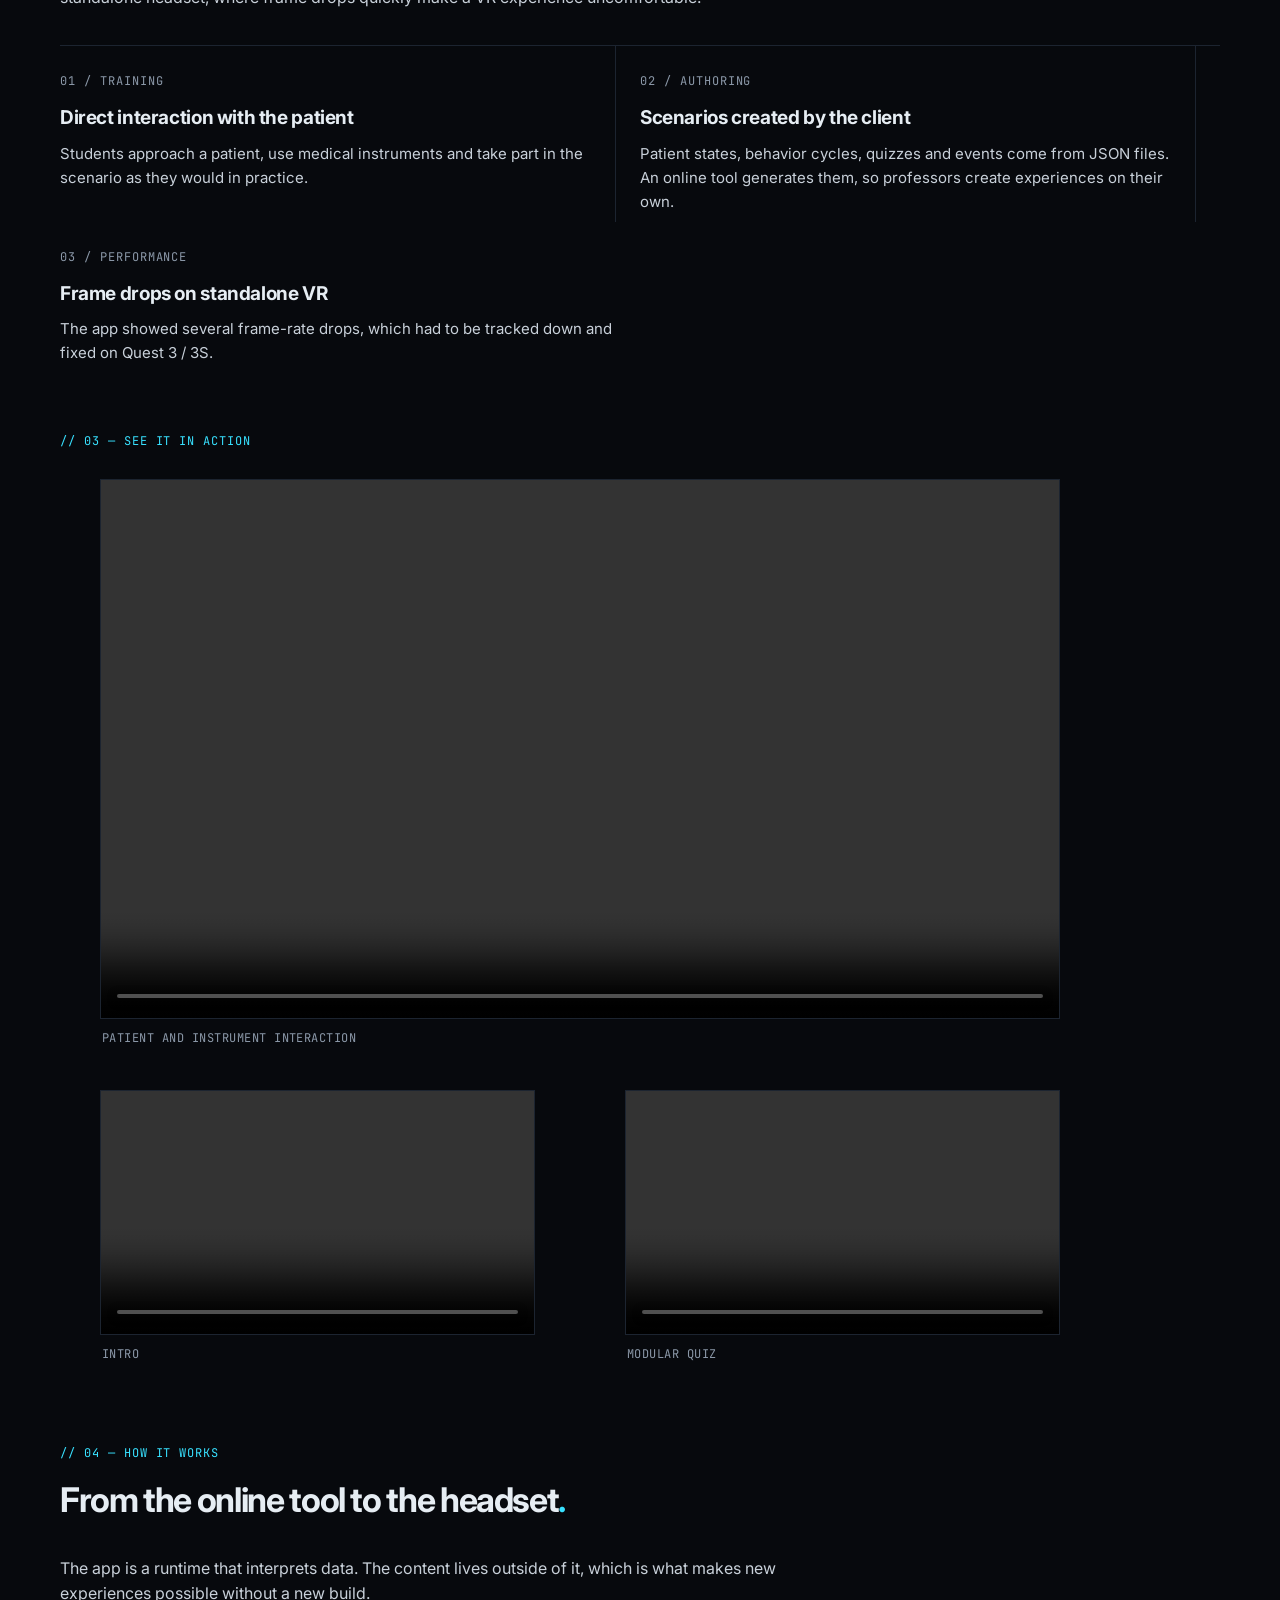
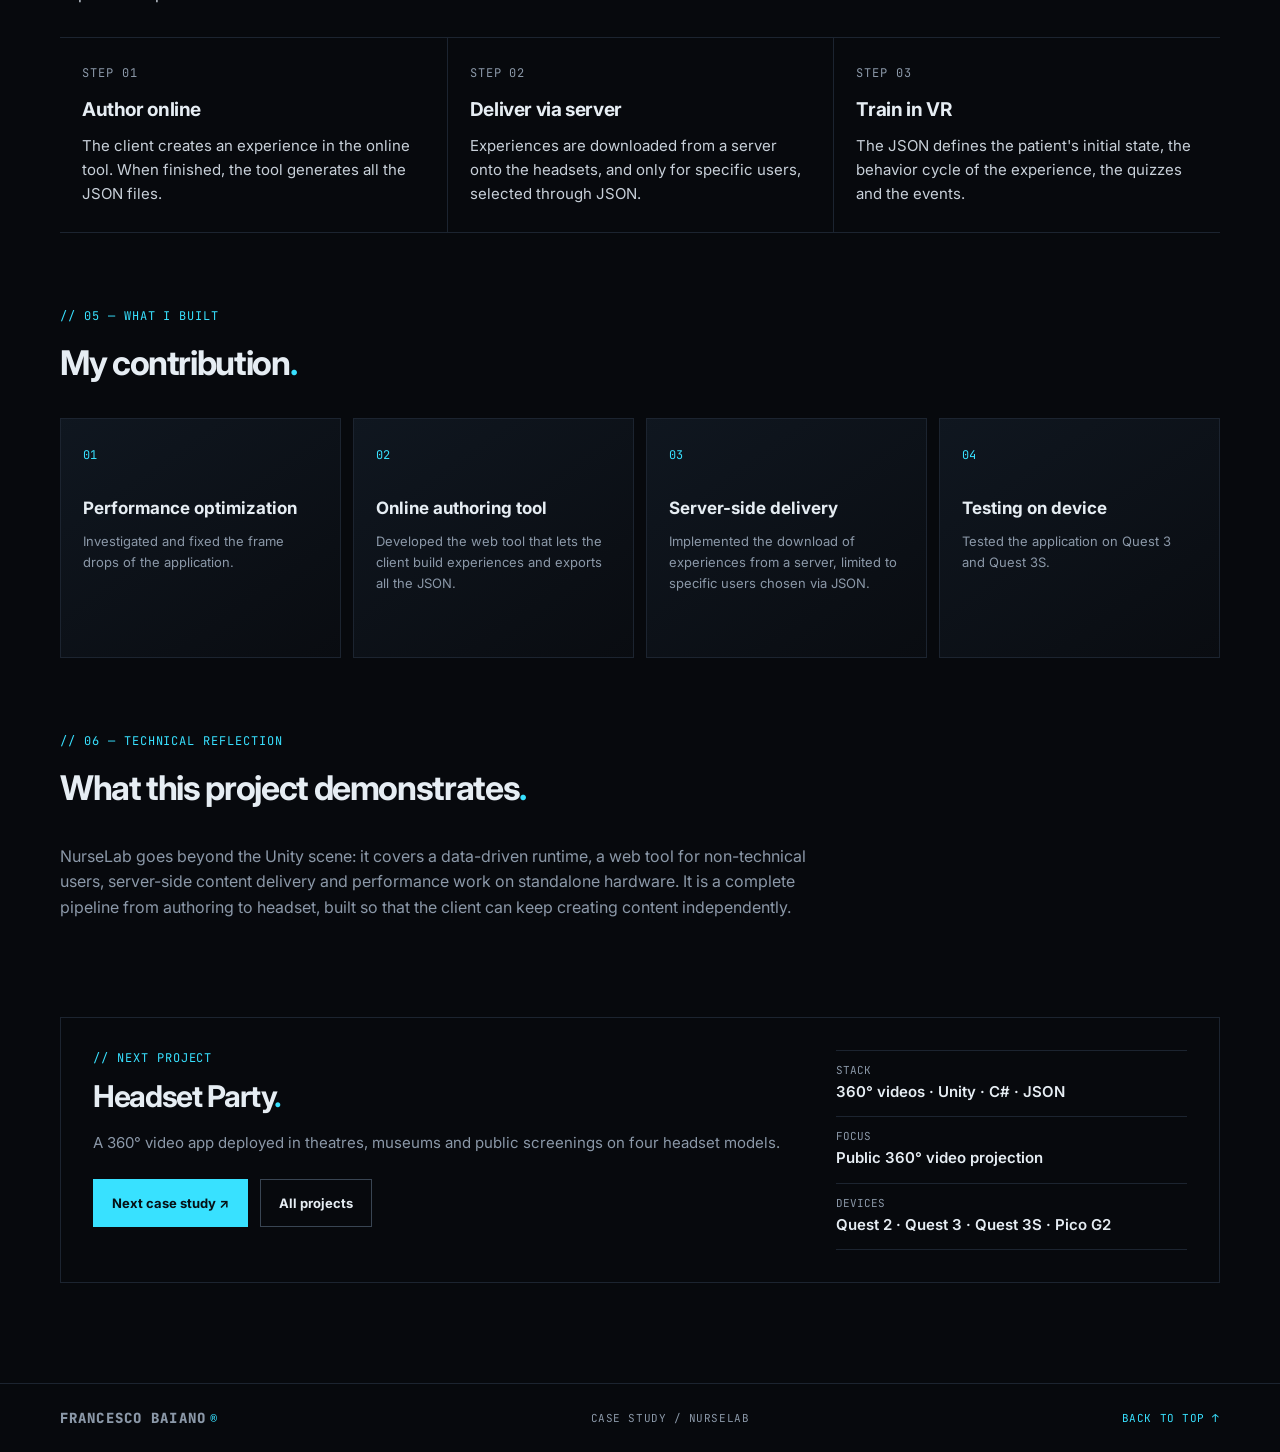
<file: projects/nurselab.html>
<!doctype html>
<html lang="en">
<head>
  <meta charset="utf-8"><meta name="viewport" content="width=device-width, initial-scale=1">
  <meta name="theme-color" content="#07090d">
  <meta name="description" content="Case study: NurseLab, a VR training app built with the medical school of the University of Ferrara. Experiences, patients and quizzes are defined in JSON generated by an online authoring tool.">
  <meta property="og:title" content="NurseLab — Francesco Baiano">
  <meta property="og:description" content="Unity VR development: a JSON-driven medical training app for Quest 3 / 3S, with an online authoring tool, server delivery and performance optimization.">
  <title>NurseLab — Francesco Baiano</title>
  <link rel="preconnect" href="https://fonts.googleapis.com"><link rel="preconnect" href="https://fonts.gstatic.com" crossorigin>
  <link href="https://fonts.googleapis.com/css2?family=Inter:wght@400;500;600;700;800&family=JetBrains+Mono:wght@400;500;600&display=swap" rel="stylesheet">
  <link rel="stylesheet" href="../style.css">
</head>
<body>
  <header class="site-header">
    <a class="brand" href="../index.html">FRANCESCO <span>BAIANO</span><i>®</i></a>
    <button class="menu-toggle" aria-expanded="false" aria-controls="main-nav">MENU <span>☰</span></button>
    <nav id="main-nav" class="nav"><a href="../index.html#projects">Projects</a><a href="../index.html#skills">Skills</a><a href="../index.html#experience">Experience</a><a class="nav-contact" href="../index.html#contact">Contact ↗</a></nav>
  </header>
  <main>
    <section class="section-wrap" style="padding-top:48px">
      <a class="text-link" href="../index.html#projects">← Back to projects</a>
      <p class="section-kicker" style="margin-top:40px">// PROFESSIONAL PROJECT · GOLDVR · MEDICAL TRAINING</p>
      <h1 style="font-size:clamp(38px,6vw,66px);line-height:1.05;letter-spacing:-.05em;margin:18px 0">Nurse<span class="accent">Lab.</span></h1>
      <p style="font-size:18px;max-width:760px;color:#c8d0d9">A VR training app developed at GoldVR <strong>with the medical school of the University of Ferrara</strong>. Students learn how to approach a patient, use medical instruments and answer quizzes written by their own professors, all defined in <strong>JSON</strong> and created through an <strong>online authoring tool</strong>.</p>
      <div class="skill-tags" style="margin:25px 0 30px"><span>MEDICAL TRAINING</span><span>VR</span><span>UNITY · C#</span><span>JSON-DRIVEN</span><span>ONLINE AUTHORING TOOL</span></div>

      <figure class="case-figure case-hero">
        <button class="zoomable" type="button" data-caption="NURSELAB"><img src="../assets/images/projects/nurselab/nurselab-1.png" alt="NurseLab — VR hospital room used to train medical students" width="918" height="600"></button>
      </figure>
      <p class="case-hero-caption">NURSELAB — THE TRAINING ROOM</p>
    </section>

    <section class="section-wrap" style="padding-top:70px">
      <div class="section-heading"><div><p class="section-kicker">// 01 — PROJECT SNAPSHOT</p><h2>At a glance<span class="accent">.</span></h2></div></div>
      <div class="overview-grid" style="border-top:1px solid var(--border);border-bottom:1px solid var(--border);padding:22px 0">
        <div><span class="stat-label">ROLE</span><strong>Unity VR Developer</strong><small>Internship at GoldVR</small></div>
        <div><span class="stat-label">CLIENT</span><strong>Univ. of Ferrara</strong><small>Medical school</small></div>
        <div><span class="stat-label">ARCHITECTURE</span><strong>JSON-driven</strong><small>Generated by an online tool</small></div>
        <div><span class="stat-label">DEVICES</span><strong>Quest 3 / 3S</strong><small>Standalone VR</small></div>
      </div>
    </section>

    <section class="section-wrap" style="padding-top:75px">
      <p class="section-kicker">// 02 — THE CHALLENGE</p>
      <h2 style="font-size:34px;letter-spacing:-.04em;max-width:780px;line-height:1.15">Let professors build the training, and keep it running smoothly in VR<span class="accent">.</span></h2>
      <p style="color:#c8d0d9;max-width:780px;margin-top:20px">The university needed to create and update training scenarios by itself, without asking a developer to rebuild the app each time. At the same time, the application had to hold a stable frame rate on a standalone headset, where frame drops quickly make a VR experience uncomfortable.</p>
      <div class="challenge-grid">
        <div class="challenge-item"><span>01 / TRAINING</span><h3>Direct interaction with the patient</h3><p>Students approach a patient, use medical instruments and take part in the scenario as they would in practice.</p></div>
        <div class="challenge-item"><span>02 / AUTHORING</span><h3>Scenarios created by the client</h3><p>Patient states, behavior cycles, quizzes and events come from JSON files. An online tool generates them, so professors create experiences on their own.</p></div>
        <div class="challenge-item"><span>03 / PERFORMANCE</span><h3>Frame drops on standalone VR</h3><p>The app showed several frame-rate drops, which had to be tracked down and fixed on Quest 3 / 3S.</p></div>
      </div>
    </section>

    <section class="section-wrap" style="padding-top:60px">
      <p class="section-kicker">// 03 — SEE IT IN ACTION</p>
      <div class="video-grid">
        <figure class="case-video"><div class="video-frame"><video controls preload="metadata" playsinline><source src="../assets/videos/goldvr/MediciInterazioni.mp4" type="video/mp4"></video></div><figcaption>PATIENT AND INSTRUMENT INTERACTION</figcaption></figure>
        <figure class="case-video"><div class="video-frame"><video controls preload="metadata" playsinline><source src="../assets/videos/goldvr/Medici_Intro.mp4" type="video/mp4"></video></div><figcaption>INTRO</figcaption></figure>
        <figure class="case-video"><div class="video-frame"><video controls preload="metadata" playsinline><source src="../assets/videos/goldvr/MediciQuiz.mp4" type="video/mp4"></video></div><figcaption>MODULAR QUIZ</figcaption></figure>
      </div>
    </section>
    
    <section class="section-wrap" style="padding-top:65px">
      <p class="section-kicker">// 04 — HOW IT WORKS</p>
      <h2 style="font-size:34px;letter-spacing:-.04em">From the online tool to the headset<span class="accent">.</span></h2>
      <p style="color:#c8d0d9;max-width:780px;margin-top:20px">The app is a runtime that interprets data. The content lives outside of it, which is what makes new experiences possible without a new build.</p>
      <div class="pipeline">
        <div class="pipeline-step"><span>STEP 01</span><h3>Author online</h3><p>The client creates an experience in the online tool. When finished, the tool generates all the JSON files.</p></div>
        <div class="pipeline-step"><span>STEP 02</span><h3>Deliver via server</h3><p>Experiences are downloaded from a server onto the headsets, and only for specific users, selected through JSON.</p></div>
        <div class="pipeline-step"><span>STEP 03</span><h3>Train in VR</h3><p>The JSON defines the patient's initial state, the behavior cycle of the experience, the quizzes and the events.</p></div>
      </div>
    </section>

    <section class="section-wrap" style="padding-top:75px">
      <p class="section-kicker">// 05 — WHAT I BUILT</p><h2 style="font-size:34px;letter-spacing:-.04em">My contribution<span class="accent">.</span></h2>
      <div class="skills-grid" style="margin-top:25px">
        <article class="skill-card"><span class="skill-index">01</span><h3>Performance optimization</h3><p>Investigated and fixed the frame drops of the application.<!-- TODO: add measured FPS before/after if available --></p></article>
        <article class="skill-card"><span class="skill-index">02</span><h3>Online authoring tool</h3><p>Developed the web tool that lets the client build experiences and exports all the JSON.</p></article>
        <article class="skill-card"><span class="skill-index">03</span><h3>Server-side delivery</h3><p>Implemented the download of experiences from a server, limited to specific users chosen via JSON.</p></article>
        <article class="skill-card"><span class="skill-index">04</span><h3>Testing on device</h3><p>Tested the application on Quest 3 and Quest 3S.</p></article>
      </div>
    </section>

    <section class="section-wrap" style="padding-top:75px">
      <p class="section-kicker">// 06 — TECHNICAL REFLECTION</p><h2 style="font-size:34px;letter-spacing:-.04em">What this project demonstrates<span class="accent">.</span></h2>
      <p style="color:var(--muted);max-width:780px;margin-top:20px">NurseLab goes beyond the Unity scene: it covers a data-driven runtime, a web tool for non-technical users, server-side content delivery and performance work on standalone hardware. It is a complete pipeline from authoring to headset, built so that the client can keep creating content independently.</p>
    </section>

    <section class="section-wrap" style="padding-top:80px;padding-bottom:100px">
      <div class="contact next-card">
        <div><p class="section-kicker">// NEXT PROJECT</p><h2 style="font-size:30px">Headset Party<span class="accent">.</span></h2><p>A 360° video app deployed in theatres, museums and public screenings on four headset models.</p><div class="cta-row"><a class="button button-primary" href="headsetparty.html">Next case study ↗</a><a class="button button-ghost" href="../index.html#projects">All projects</a></div></div>
        <div class="next-meta"><div><span>STACK</span><strong>360° videos · Unity · C# · JSON</strong></div><div><span>FOCUS</span><strong>Public 360° video projection</strong></div><div><span>DEVICES</span><strong>Quest 2 · Quest 3 · Quest 3S · Pico G2</strong></div></div>
      </div>
    </section>
  </main>
  <footer class="site-footer"><a class="brand" href="../index.html">FRANCESCO <span>BAIANO</span><i>®</i></a><span>CASE STUDY / NURSELAB</span><a href="#">BACK TO TOP ↑</a></footer>

  <!-- Image viewer -->
  <div class="lightbox" id="lightbox" role="dialog" aria-modal="true" aria-label="Image viewer" aria-hidden="true">
    <div class="lb-top"><span class="lb-count" id="lbCount"></span><button class="lb-btn" id="lbClose" type="button" aria-label="Close image viewer">×</button></div>
    <div class="lb-stage" id="lbStage"><img id="lbImg" alt=""></div>
    <div class="lb-bottom">
      <button class="lb-btn" id="lbPrev" type="button" aria-label="Previous image">‹</button>
      <p class="lb-caption" id="lbCaption"></p>
      <button class="lb-btn" id="lbNext" type="button" aria-label="Next image">›</button>
    </div>
  </div>

  <script src="../script.js"></script>
</body>
</html>
</file>
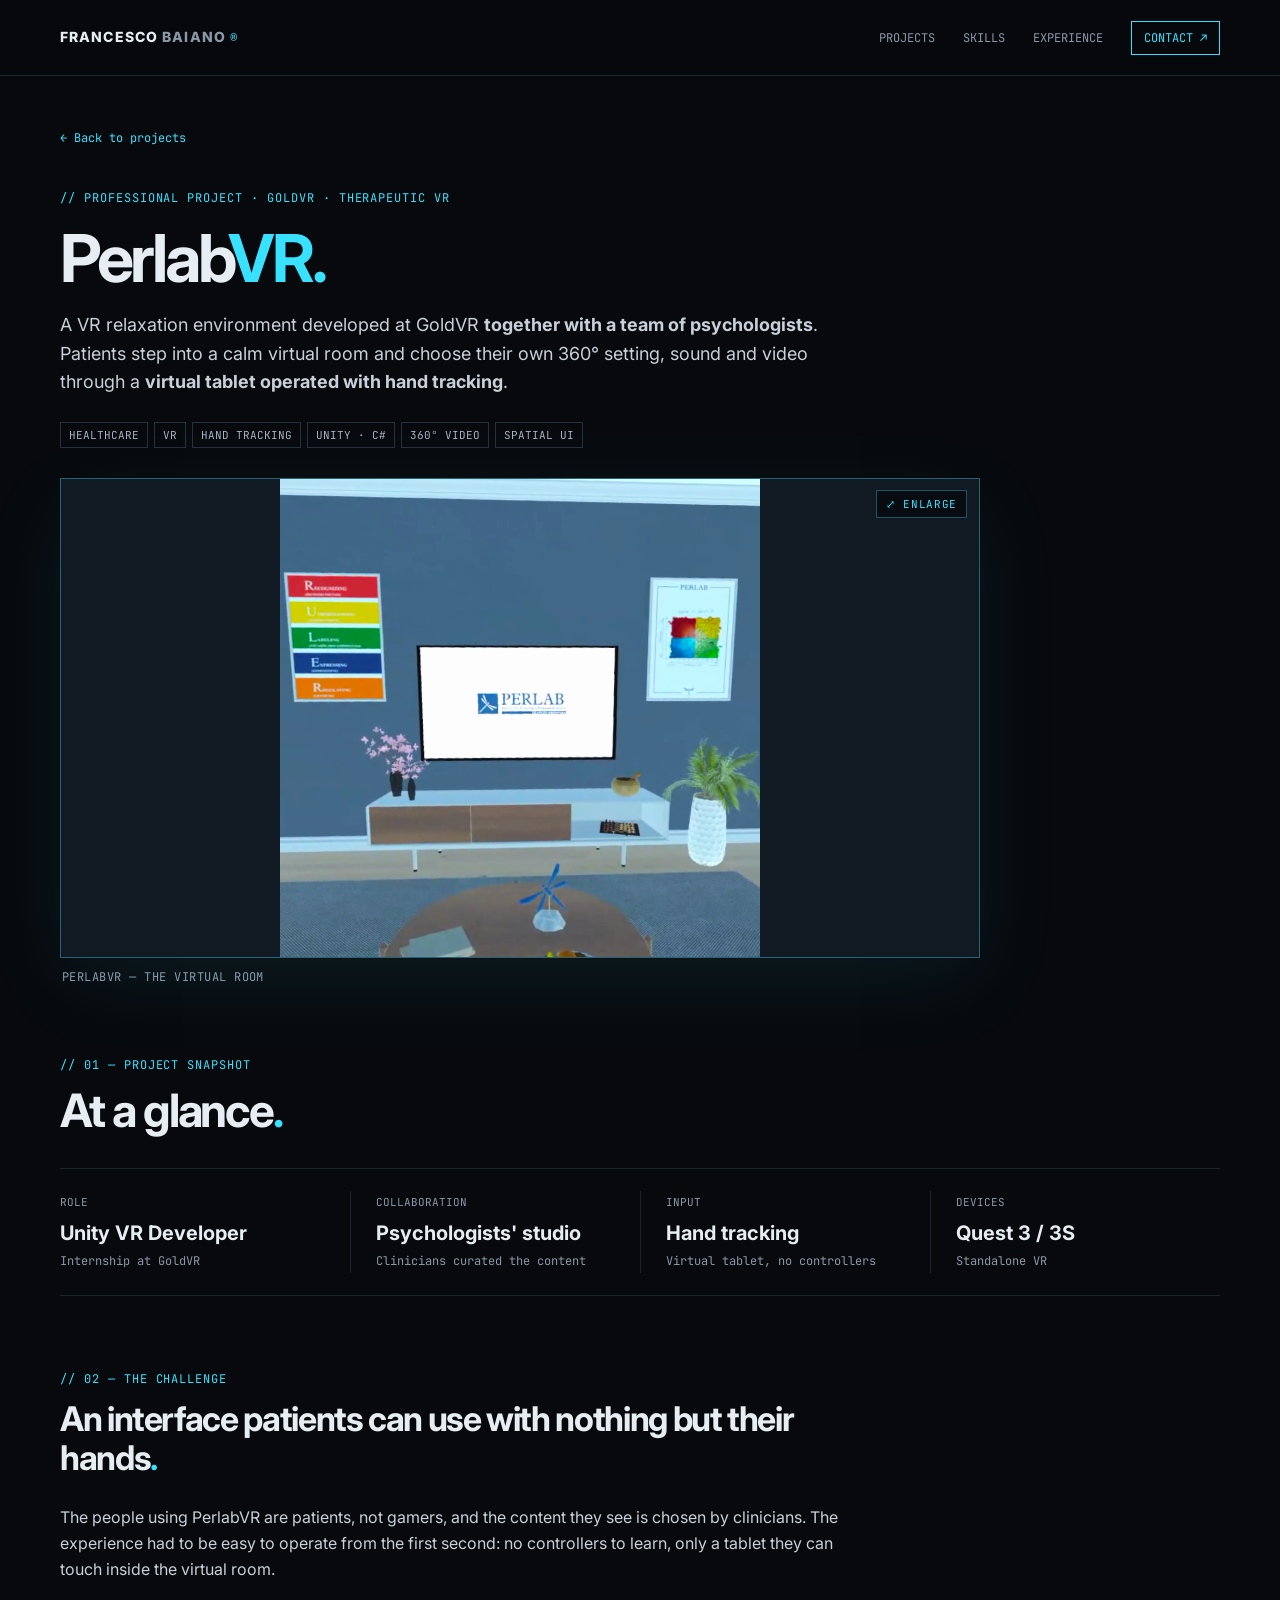
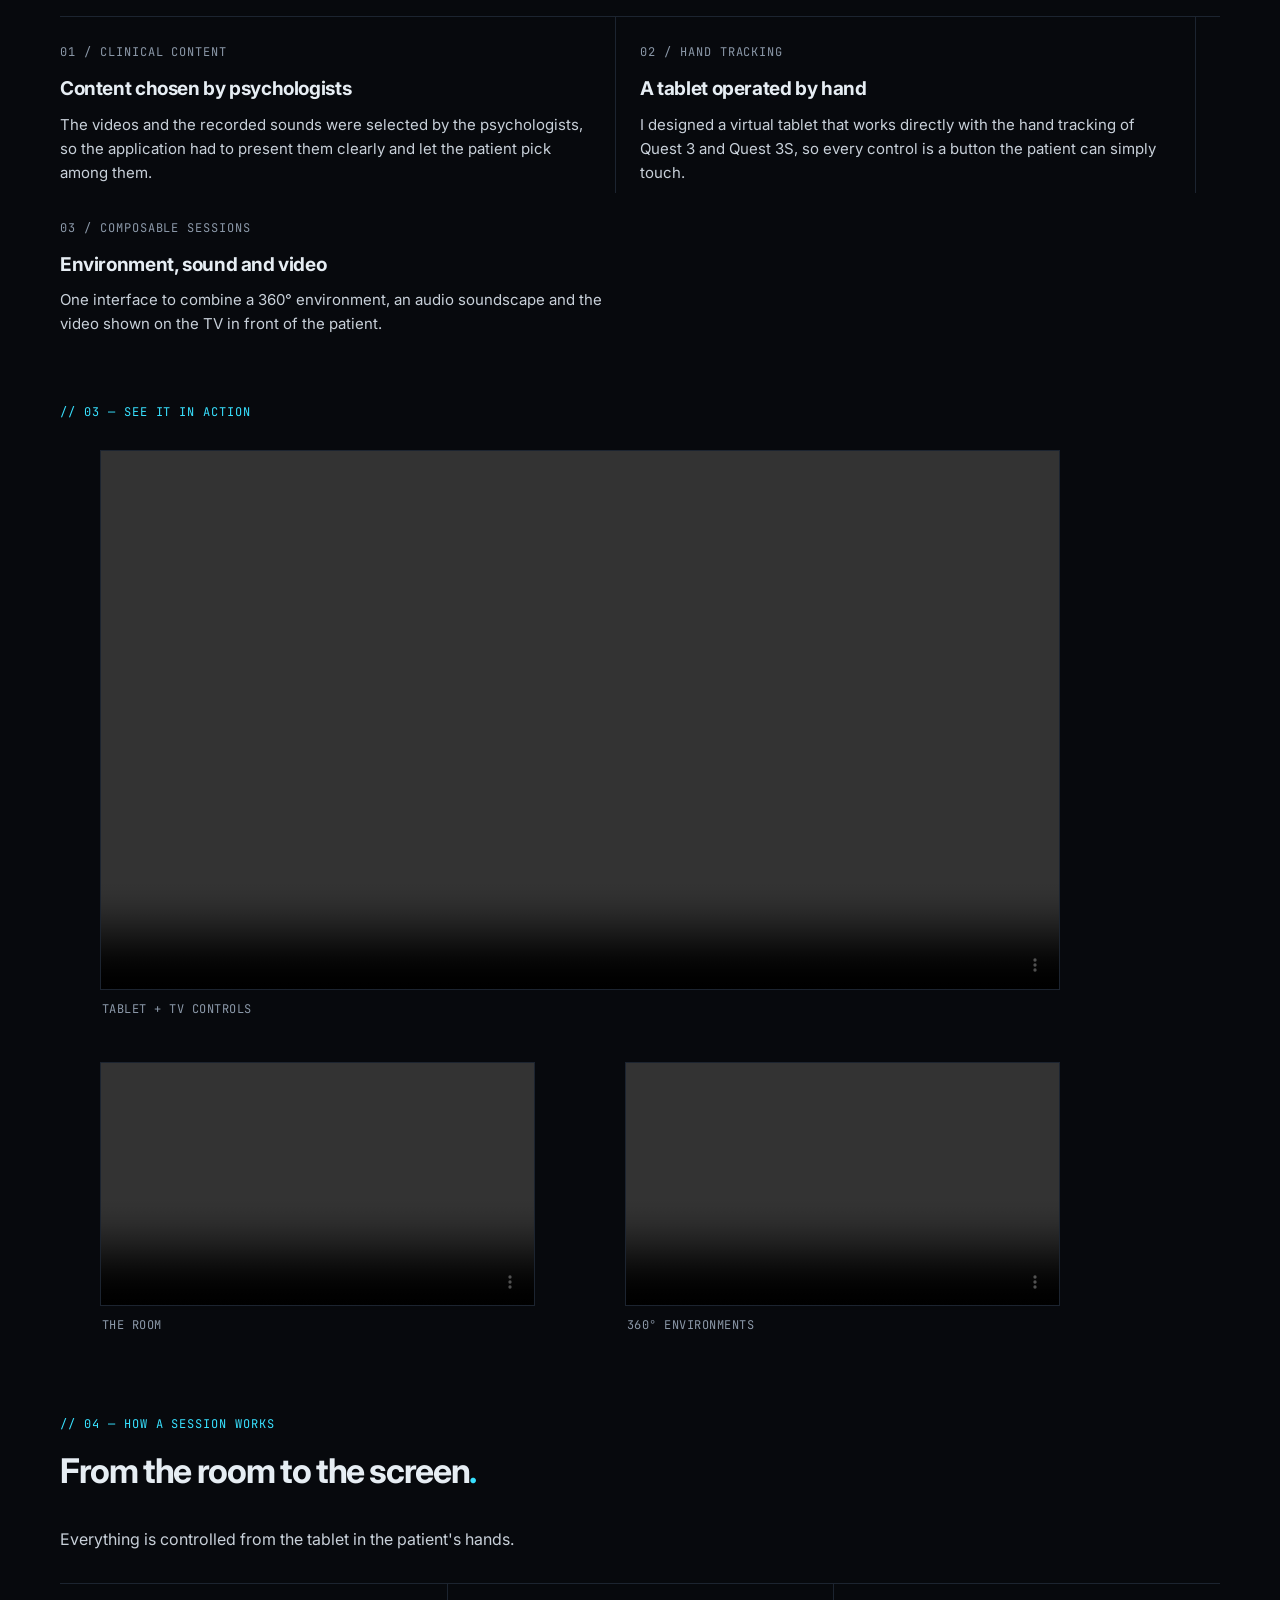
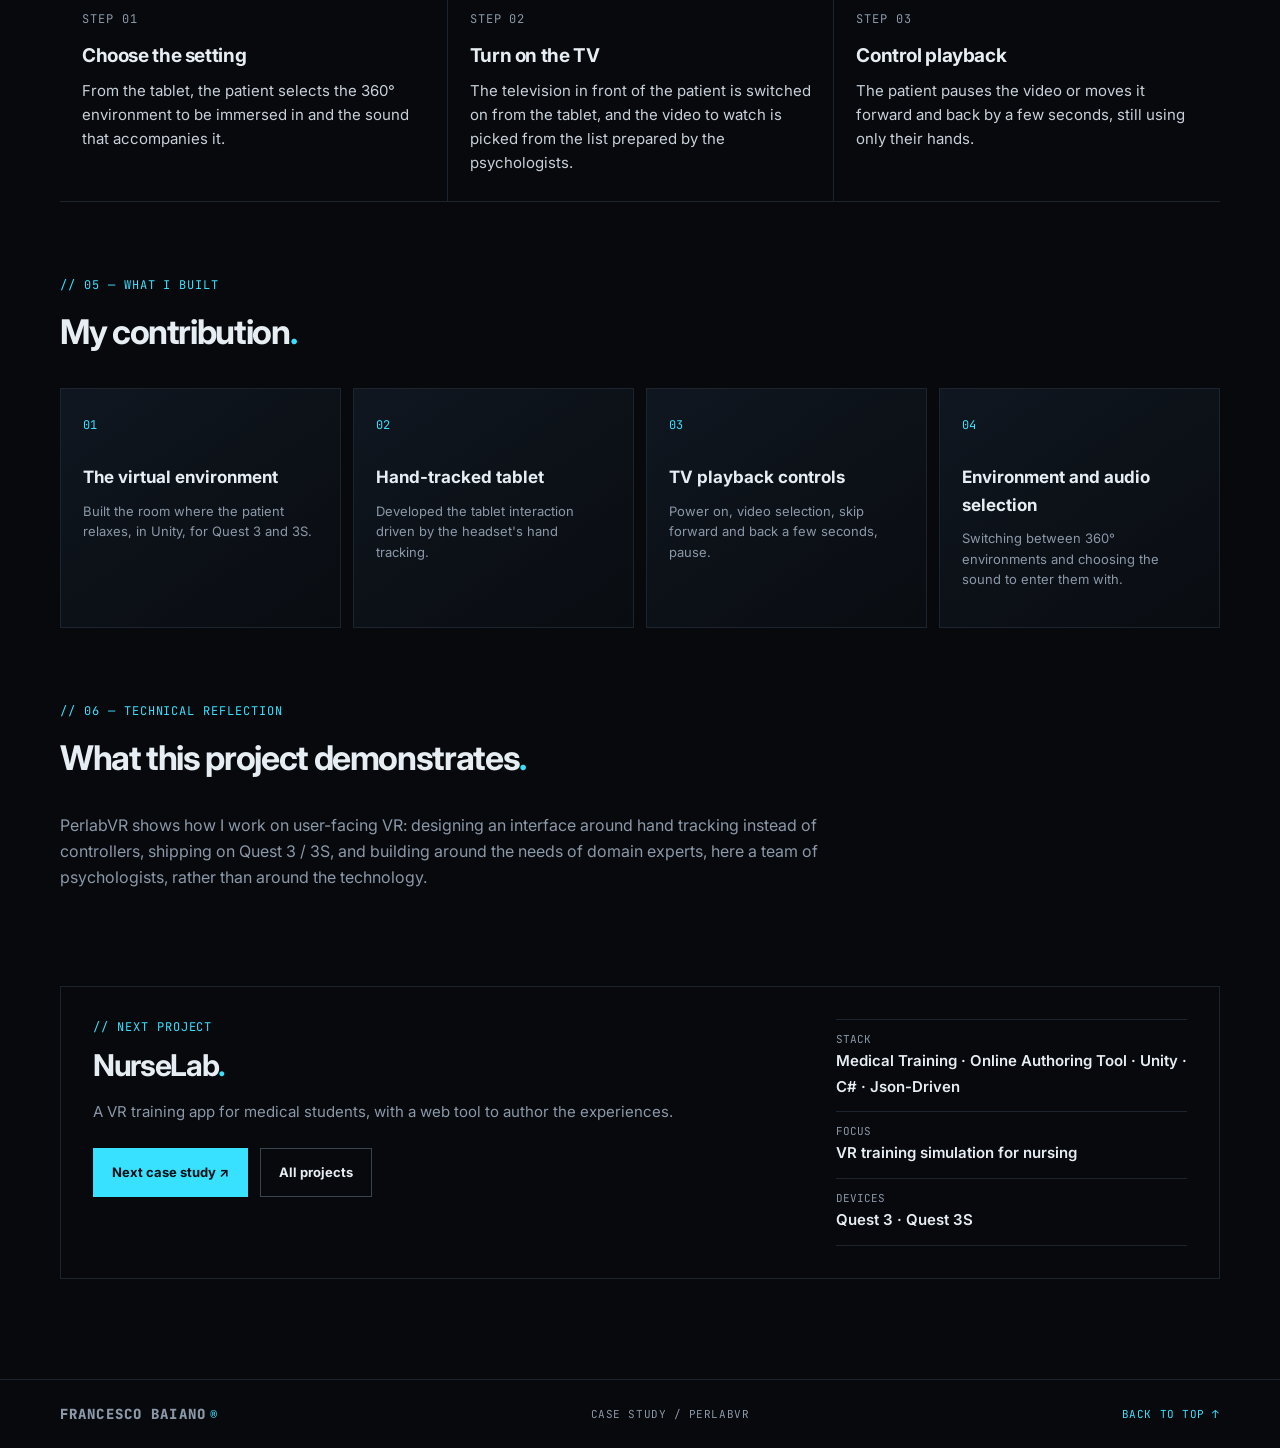
<file: projects/perlab.html>
<!doctype html>
<html lang="en">
<head>
  <meta charset="utf-8"><meta name="viewport" content="width=device-width, initial-scale=1">
  <meta name="theme-color" content="#07090d">
  <meta name="description" content="Case study: PerlabVR, a relaxation VR environment built with a team of psychologists. Patients control 360° environments, audio and a TV through a hand-tracked virtual tablet on Meta Quest 3 / 3S.">
  <meta property="og:title" content="PerlabVR — Francesco Baiano">
  <meta property="og:description" content="Unity VR development: a therapeutic relaxation environment controlled through a hand-tracked virtual tablet on Quest 3 / 3S, built with psychologists.">
  <title>PerlabVR — Francesco Baiano</title>
  <link rel="preconnect" href="https://fonts.googleapis.com"><link rel="preconnect" href="https://fonts.gstatic.com" crossorigin>
  <link href="https://fonts.googleapis.com/css2?family=Inter:wght@400;500;600;700;800&family=JetBrains+Mono:wght@400;500;600&display=swap" rel="stylesheet">
  <link rel="stylesheet" href="../style.css">
</head>
<body>
  <header class="site-header">
    <a class="brand" href="../index.html">FRANCESCO <span>BAIANO</span><i>®</i></a>
    <button class="menu-toggle" aria-expanded="false" aria-controls="main-nav">MENU <span>☰</span></button>
    <nav id="main-nav" class="nav"><a href="../index.html#projects">Projects</a><a href="../index.html#skills">Skills</a><a href="../index.html#experience">Experience</a><a class="nav-contact" href="../index.html#contact">Contact ↗</a></nav>
  </header>
  <main>
    <section class="section-wrap" style="padding-top:48px">
      <a class="text-link" href="../index.html#projects">← Back to projects</a>
      <p class="section-kicker" style="margin-top:40px">// PROFESSIONAL PROJECT · GOLDVR · THERAPEUTIC VR</p>
      <h1 style="font-size:clamp(38px,6vw,66px);line-height:1.05;letter-spacing:-.05em;margin:18px 0">Perlab<span class="accent">VR.</span></h1>
      <p style="font-size:18px;max-width:760px;color:#c8d0d9">A VR relaxation environment developed at GoldVR <strong>together with a team of psychologists</strong>. Patients step into a calm virtual room and choose their own 360° setting, sound and video through a <strong>virtual tablet operated with hand tracking</strong>.</p>
      <div class="skill-tags" style="margin:25px 0 30px"><span>HEALTHCARE</span><span>VR</span><span>HAND TRACKING</span><span>UNITY · C#</span><span>360° VIDEO</span><span>SPATIAL UI</span></div>

      <figure class="case-figure case-hero">
        <button class="zoomable" type="button" data-caption="PERLABVR"><img src="../assets/images/projects/perlab/perlab-1.png" alt="PerlabVR — virtual relaxation room with a TV and a hand-tracked tablet" width="1004" height="600"></button>
      </figure>
      <p class="case-hero-caption">PERLABVR — THE VIRTUAL ROOM</p>
    </section>

    <section class="section-wrap" style="padding-top:70px">
      <div class="section-heading"><div><p class="section-kicker">// 01 — PROJECT SNAPSHOT</p><h2>At a glance<span class="accent">.</span></h2></div></div>
      <div class="overview-grid" style="border-top:1px solid var(--border);border-bottom:1px solid var(--border);padding:22px 0">
        <div><span class="stat-label">ROLE</span><strong>Unity VR Developer</strong><small>Internship at GoldVR</small></div>
        <div><span class="stat-label">COLLABORATION</span><strong>Psychologists' studio</strong><small>Clinicians curated the content</small></div>
        <div><span class="stat-label">INPUT</span><strong>Hand tracking</strong><small>Virtual tablet, no controllers</small></div>
        <div><span class="stat-label">DEVICES</span><strong>Quest 3 / 3S</strong><small>Standalone VR</small></div>
      </div>
    </section>

    <section class="section-wrap" style="padding-top:75px">
      <p class="section-kicker">// 02 — THE CHALLENGE</p>
      <h2 style="font-size:34px;letter-spacing:-.04em;max-width:780px;line-height:1.15">An interface patients can use with nothing but their hands<span class="accent">.</span></h2>
      <p style="color:#c8d0d9;max-width:780px;margin-top:20px">The people using PerlabVR are patients, not gamers, and the content they see is chosen by clinicians. The experience had to be easy to operate from the first second: no controllers to learn, only a tablet they can touch inside the virtual room.</p>
      <div class="challenge-grid">
        <div class="challenge-item"><span>01 / CLINICAL CONTENT</span><h3>Content chosen by psychologists</h3><p>The videos and the recorded sounds were selected by the psychologists, so the application had to present them clearly and let the patient pick among them.</p></div>
        <div class="challenge-item"><span>02 / HAND TRACKING</span><h3>A tablet operated by hand</h3><p>I designed a virtual tablet that works directly with the hand tracking of Quest 3 and Quest 3S, so every control is a button the patient can simply touch.</p></div>
        <div class="challenge-item"><span>03 / COMPOSABLE SESSIONS</span><h3>Environment, sound and video</h3><p>One interface to combine a 360° environment, an audio soundscape and the video shown on the TV in front of the patient.</p></div>
      </div>
    </section>

    <section class="section-wrap" style="padding-top:60px">
      <p class="section-kicker">// 03 — SEE IT IN ACTION</p>
      <div class="video-grid">
        <figure class="case-video"><div class="video-frame"><video controls preload="metadata" playsinline><source src="../assets/videos/goldvr/PerlabComandiFilm.mp4" type="video/mp4"></video></div><figcaption>TABLET + TV CONTROLS</figcaption></figure>
        <figure class="case-video"><div class="video-frame"><video controls preload="metadata" playsinline><source src="../assets/videos/goldvr/PerlabStanza.mp4" type="video/mp4"></video></div><figcaption>THE ROOM</figcaption></figure>
        <figure class="case-video"><div class="video-frame"><video controls preload="metadata" playsinline><source src="../assets/videos/goldvr/PerlabAmbienti.mp4" type="video/mp4"></video></div><figcaption>360° ENVIRONMENTS</figcaption></figure>
      </div>
    </section>

    <section class="section-wrap" style="padding-top:65px">
      <p class="section-kicker">// 04 — HOW A SESSION WORKS</p>
      <h2 style="font-size:34px;letter-spacing:-.04em">From the room to the screen<span class="accent">.</span></h2>
      <p style="color:#c8d0d9;max-width:780px;margin-top:20px">Everything is controlled from the tablet in the patient's hands.</p>
      <div class="pipeline">
        <div class="pipeline-step"><span>STEP 01</span><h3>Choose the setting</h3><p>From the tablet, the patient selects the 360° environment to be immersed in and the sound that accompanies it.</p></div>
        <div class="pipeline-step"><span>STEP 02</span><h3>Turn on the TV</h3><p>The television in front of the patient is switched on from the tablet, and the video to watch is picked from the list prepared by the psychologists.</p></div>
        <div class="pipeline-step"><span>STEP 03</span><h3>Control playback</h3><p>The patient pauses the video or moves it forward and back by a few seconds, still using only their hands.</p></div>
      </div>
    </section>

    <section class="section-wrap" style="padding-top:75px">
      <p class="section-kicker">// 05 — WHAT I BUILT</p><h2 style="font-size:34px;letter-spacing:-.04em">My contribution<span class="accent">.</span></h2>
      <div class="skills-grid" style="margin-top:25px">
        <article class="skill-card"><span class="skill-index">01</span><h3>The virtual environment</h3><p>Built the room where the patient relaxes, in Unity, for Quest 3 and 3S.</p></article>
        <article class="skill-card"><span class="skill-index">02</span><h3>Hand-tracked tablet</h3><p>Developed the tablet interaction driven by the headset's hand tracking.</p></article>
        <article class="skill-card"><span class="skill-index">03</span><h3>TV playback controls</h3><p>Power on, video selection, skip forward and back a few seconds, pause.</p></article>
        <article class="skill-card"><span class="skill-index">04</span><h3>Environment and audio selection</h3><p>Switching between 360° environments and choosing the sound to enter them with.</p></article>
      </div>
    </section>

    <section class="section-wrap" style="padding-top:75px">
      <p class="section-kicker">// 06 — TECHNICAL REFLECTION</p><h2 style="font-size:34px;letter-spacing:-.04em">What this project demonstrates<span class="accent">.</span></h2>
      <p style="color:var(--muted);max-width:780px;margin-top:20px">PerlabVR shows how I work on user-facing VR: designing an interface around hand tracking instead of controllers, shipping on Quest 3 / 3S, and building around the needs of domain experts, here a team of psychologists, rather than around the technology.</p>
    </section>

    <section class="section-wrap" style="padding-top:80px;padding-bottom:100px">
      <div class="contact next-card">
        <div><p class="section-kicker">// NEXT PROJECT</p><h2 style="font-size:30px">NurseLab<span class="accent">.</span></h2><p>A VR training app for medical students, with a web tool to author the experiences.</p><div class="cta-row"><a class="button button-primary" href="nurselab.html">Next case study ↗</a><a class="button button-ghost" href="../index.html#projects">All projects</a></div></div>
        <div class="next-meta"><div><span>STACK</span><strong>Medical Training · Online Authoring Tool · Unity · C# · Json-Driven</strong></div><div><span>FOCUS</span><strong>VR training simulation for nursing</strong></div><div><span>DEVICES</span><strong>Quest 3 · Quest 3S</strong></div></div>
      </div>
    </section>
  </main>
  <footer class="site-footer"><a class="brand" href="../index.html">FRANCESCO <span>BAIANO</span><i>®</i></a><span>CASE STUDY / PERLABVR</span><a href="#">BACK TO TOP ↑</a></footer>

  <!-- Image viewer -->
  <div class="lightbox" id="lightbox" role="dialog" aria-modal="true" aria-label="Image viewer" aria-hidden="true">
    <div class="lb-top"><span class="lb-count" id="lbCount"></span><button class="lb-btn" id="lbClose" type="button" aria-label="Close image viewer">×</button></div>
    <div class="lb-stage" id="lbStage"><img id="lbImg" alt=""></div>
    <div class="lb-bottom">
      <button class="lb-btn" id="lbPrev" type="button" aria-label="Previous image">‹</button>
      <p class="lb-caption" id="lbCaption"></p>
      <button class="lb-btn" id="lbNext" type="button" aria-label="Next image">›</button>
    </div>
  </div>

  <script src="../script.js"></script>
</body>
</html>
</file>
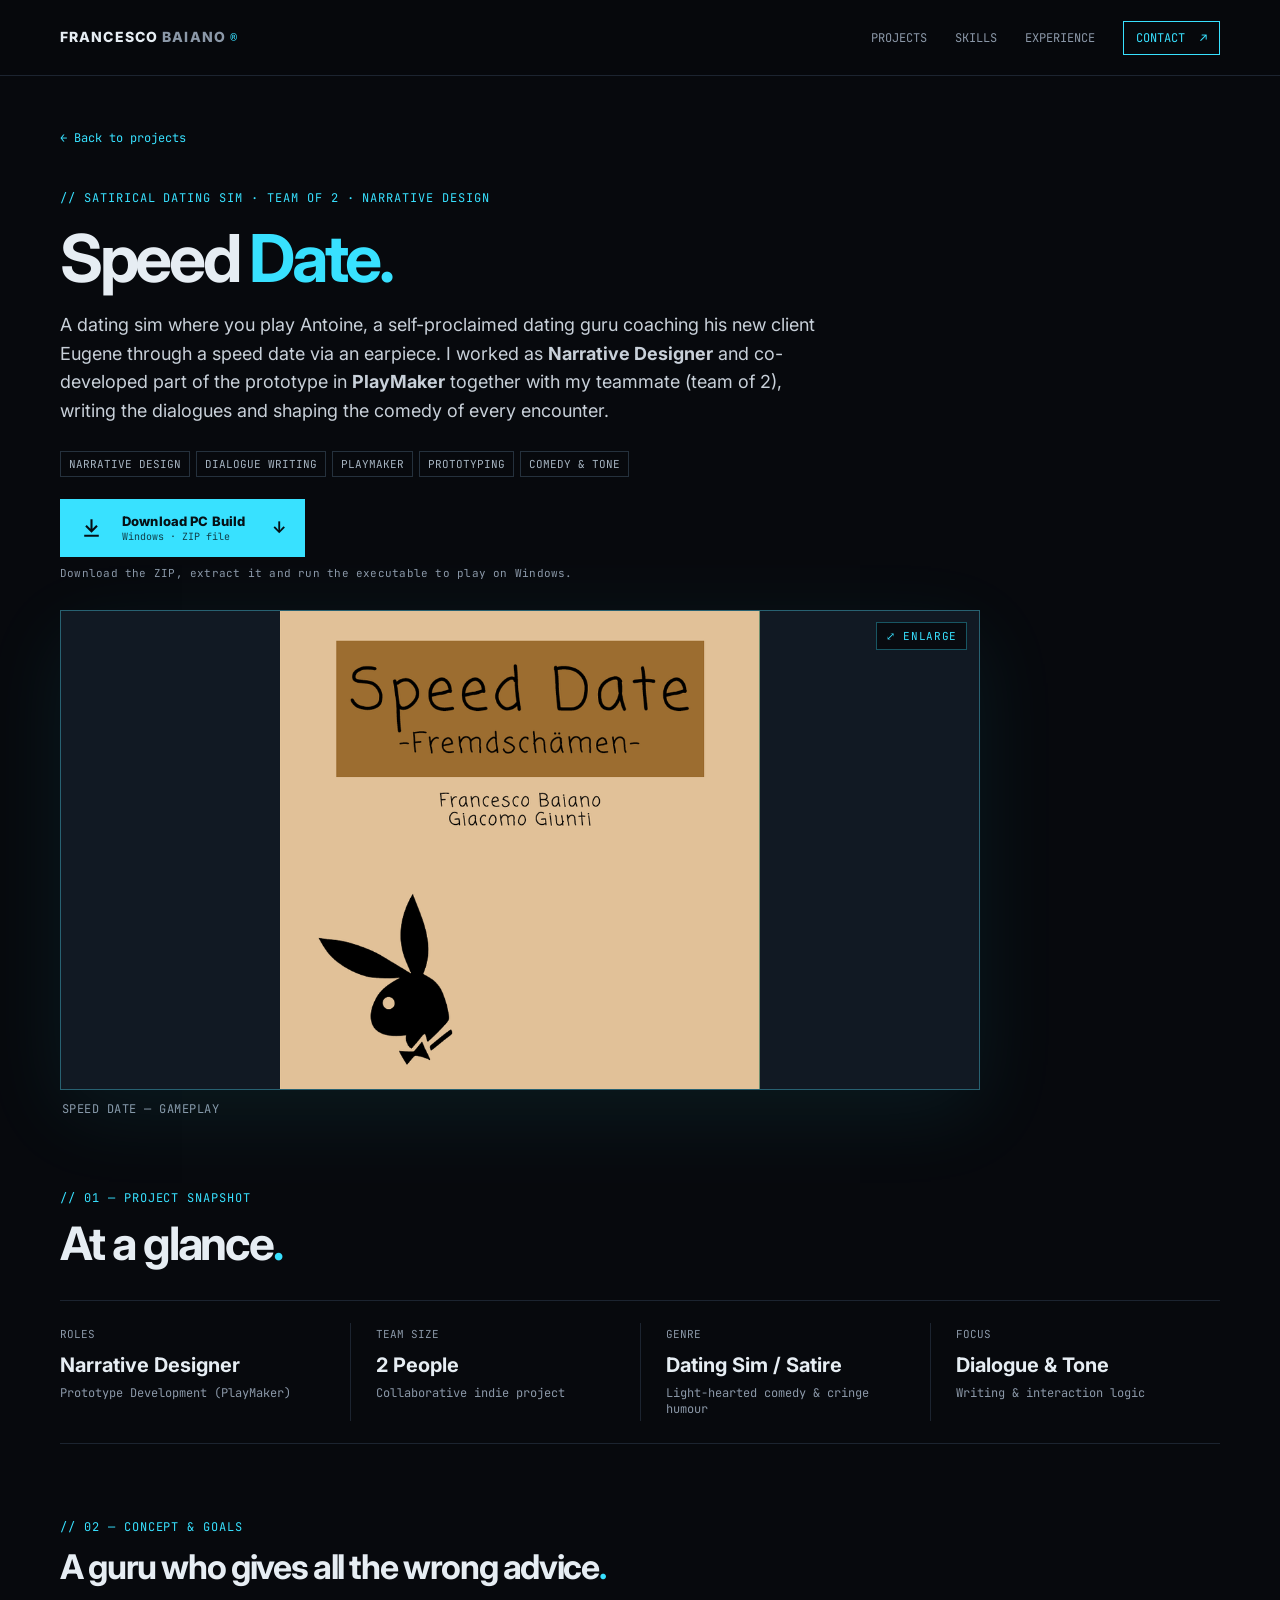
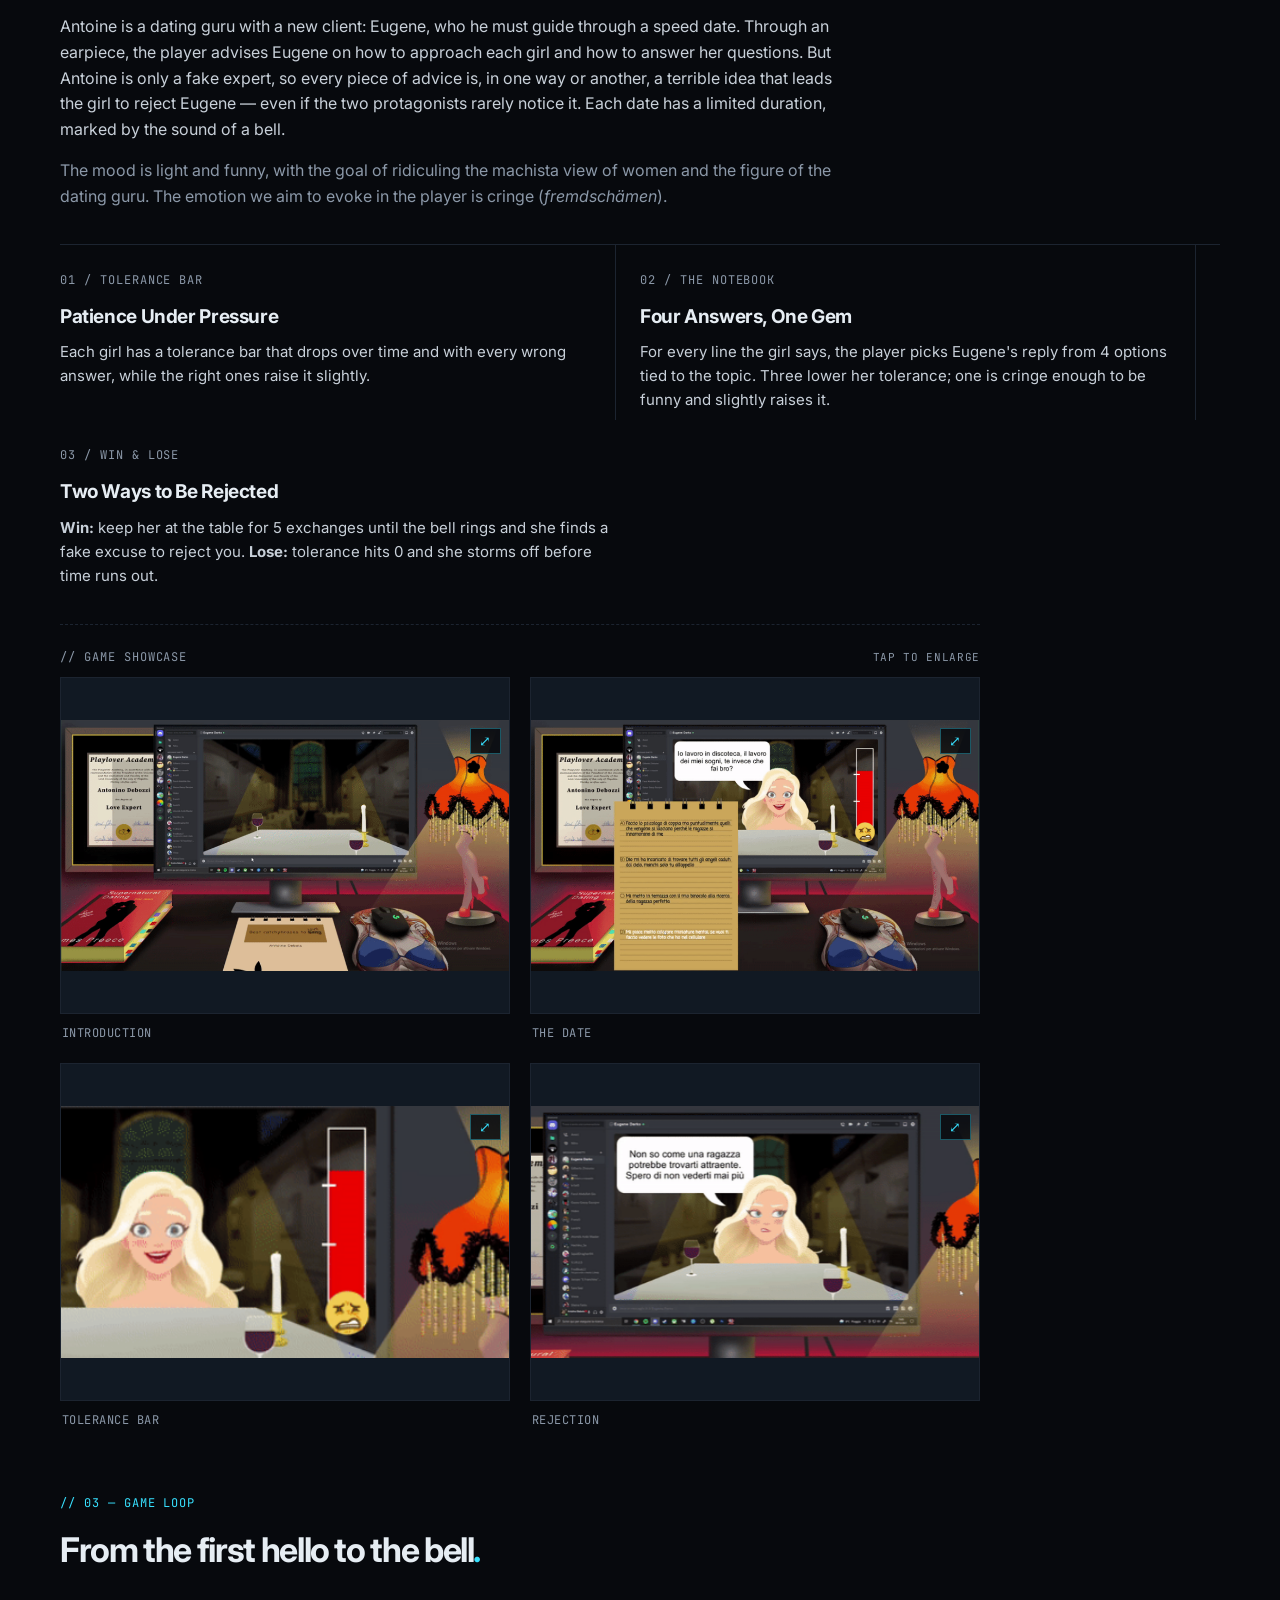
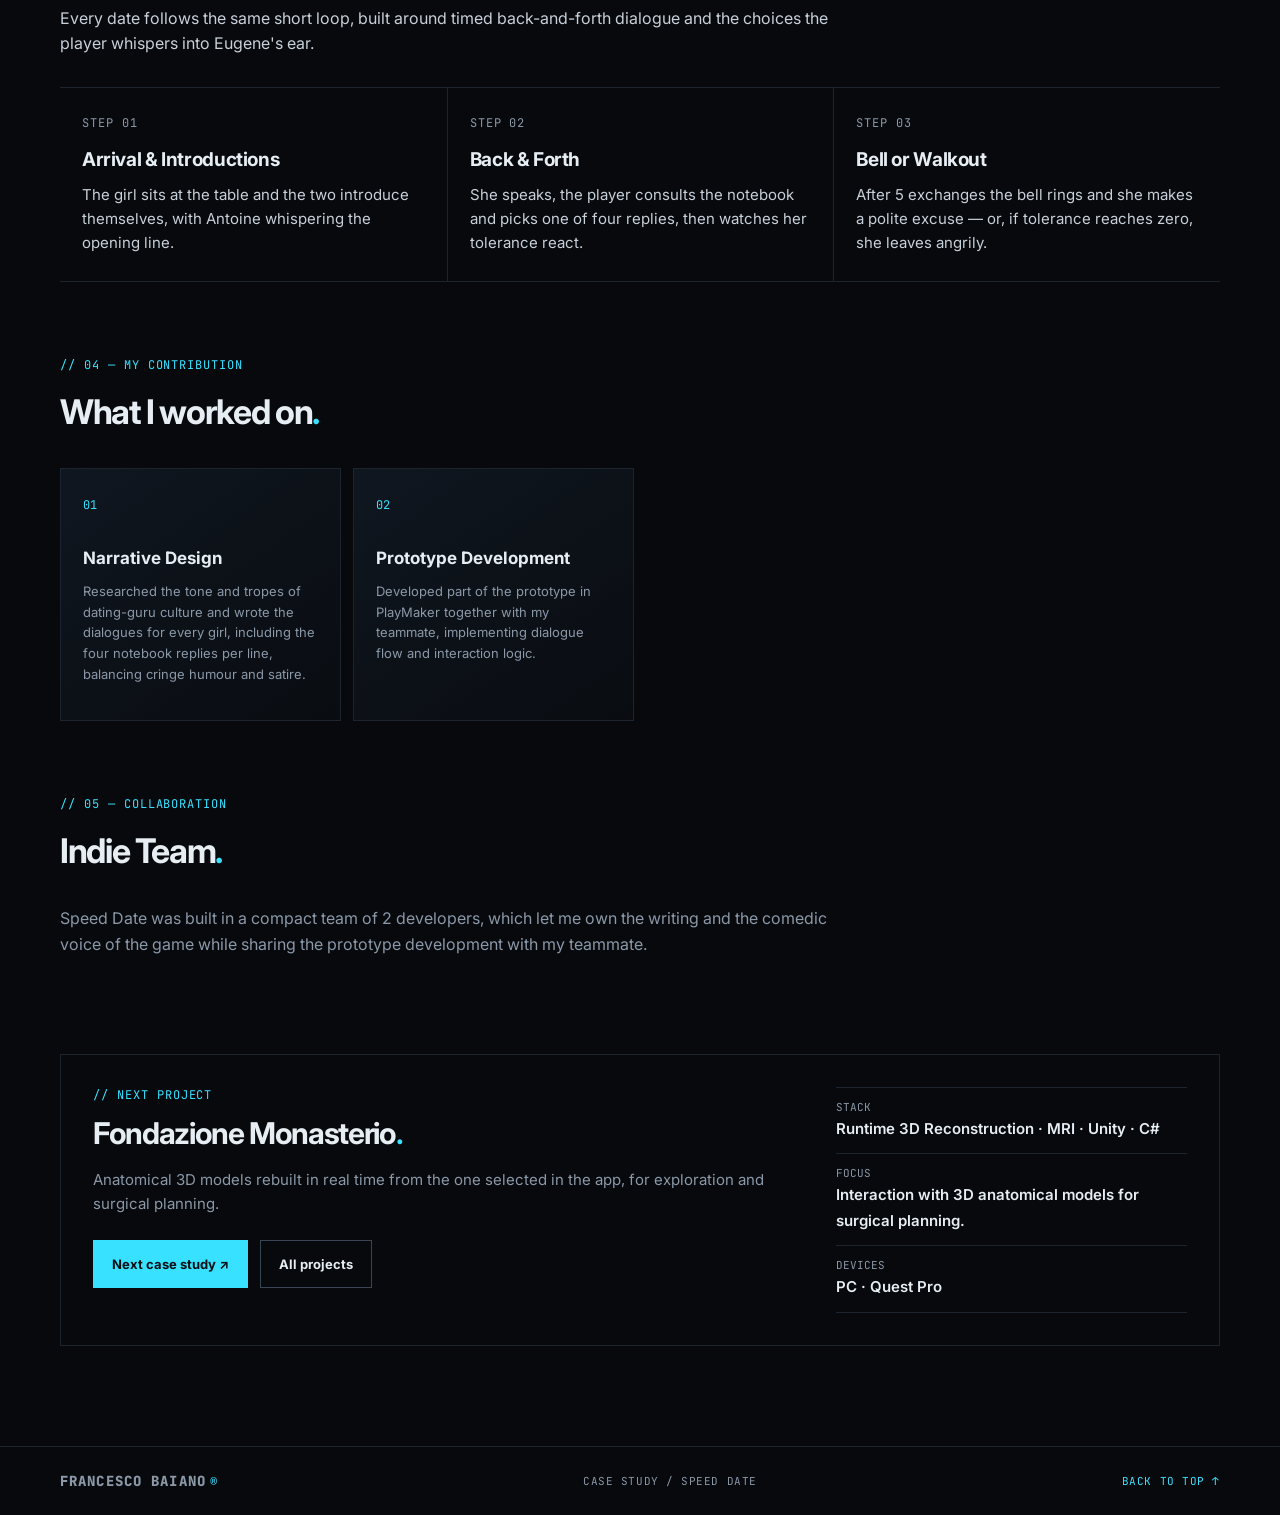
<file: projects/speeddate.html>
<!doctype html>
<html lang="en">
<head>
  <meta charset="utf-8">
  <meta name="viewport" content="width=device-width, initial-scale=1">
  <meta name="theme-color" content="#07090d">
  <meta name="description" content="Speed Date — Satirical dating sim developed in a team of 2. Francesco Baiano worked as Narrative Designer and co-developed part of the prototype in PlayMaker.">
  <meta property="og:title" content="Speed Date — Francesco Baiano">
  <meta property="og:description" content="Satirical dating sim: give terrible advice as a fake dating guru and watch every date fall apart.">
  <meta property="og:type" content="website">
  <title>Speed Date — Francesco Baiano</title>
  <link rel="preconnect" href="https://fonts.googleapis.com">
  <link rel="preconnect" href="https://fonts.gstatic.com" crossorigin>
  <link href="https://fonts.googleapis.com/css2?family=Inter:wght@400;500;600;700;800&family=JetBrains+Mono:wght@400;500;600&display=swap" rel="stylesheet">
  <link rel="stylesheet" href="../style.css">
</head>
<body>
  <header class="site-header">
    <a class="brand" href="../index.html">FRANCESCO <span>BAIANO</span><i>®</i></a>
    <button class="menu-toggle" aria-expanded="false" aria-controls="main-nav">MENU <span>☰</span></button>
    <nav id="main-nav" class="nav">
      <a href="../index.html#projects">Projects</a>
      <a href="../index.html#skills">Skills</a>
      <a href="../index.html#experience">Experience</a>
      <a class="nav-contact" href="../index.html#contact">Contact <span>↗</span></a>
    </nav>
  </header>

  <main>
    <section class="section-wrap" style="padding-top:48px">
      <a class="text-link" href="../index.html#projects">← Back to projects</a>
      <p class="section-kicker" style="margin-top:40px">// SATIRICAL DATING SIM · TEAM OF 2 · NARRATIVE DESIGN</p>
      <h1 style="font-size:clamp(38px,6vw,66px);line-height:1.05;letter-spacing:-.05em;margin:18px 0">
        Speed <span class="accent">Date.</span>
      </h1>
      <p style="font-size:18px;max-width:760px;color:#c8d0d9">
        A dating sim where you play Antoine, a self-proclaimed dating guru coaching his new client Eugene through a speed date via an earpiece. I worked as <strong>Narrative Designer</strong> and co-developed part of the prototype in <strong>PlayMaker</strong> together with my teammate (team of 2), writing the dialogues and shaping the comedy of every encounter.
      </p>
      <div class="skill-tags" style="margin:25px 0 22px">
        <span>NARRATIVE DESIGN</span><span>DIALOGUE WRITING</span><span>PLAYMAKER</span><span>PROTOTYPING</span><span>COMEDY &amp; TONE</span>
      </div>

      <div class="store-cta">
        <a class="button button-primary"
            href="../assets/downloads/SpeedDate-PC-Build.zip"
            download="SpeedDate-PC-Build.zip"
            aria-label="Download the Speed Date PC build (ZIP file)">
          <svg class="google-play-icon" viewBox="0 0 24 24" aria-hidden="true" focusable="false">
            <path fill="currentColor" d="M11 3h2v9.17l3.59-3.58L18 10l-6 6-6-6 1.41-1.41L11 12.17V3zM5 18h14v2H5v-2z"/>
          </svg>
          <span class="google-play-copy"><strong>Download PC Build</strong><small>Windows · ZIP file</small></span>
          <span class="google-play-arrow" aria-hidden="true">↓</span>
        </a>
        <p class="store-note">Download the ZIP, extract it and run the executable to play on Windows.</p>
      </div>

      <figure class="case-figure case-hero">
        <button class="zoomable" type="button" data-caption="SPEED DATE — GAMEPLAY">
          <img src="../assets/images/projects/speeddate/speeddate-1.png" alt="Speed Date" width="900" height="600">
        </button>
      </figure>
      <p class="case-hero-caption">SPEED DATE — GAMEPLAY</p>
    </section>

    <section class="section-wrap" style="padding-top:70px">
      <div class="section-heading">
        <div><p class="section-kicker">// 01 — PROJECT SNAPSHOT</p><h2>At a glance<span class="accent">.</span></h2></div>
      </div>
      <div class="overview-grid" style="border-top:1px solid var(--border);border-bottom:1px solid var(--border);padding:22px 0">
        <div><span class="stat-label">ROLES</span><strong>Narrative Designer</strong><small>Prototype Development (PlayMaker)</small></div>
        <div><span class="stat-label">TEAM SIZE</span><strong>2 People</strong><small>Collaborative indie project</small></div>
        <div><span class="stat-label">GENRE</span><strong>Dating Sim / Satire</strong><small>Light-hearted comedy &amp; cringe humour</small></div>
        <div><span class="stat-label">FOCUS</span><strong>Dialogue &amp; Tone</strong><small>Writing &amp; interaction logic</small></div>
      </div>
    </section>

    <section class="section-wrap" style="padding-top:75px">
      <p class="section-kicker">// 02 — CONCEPT &amp; GOALS</p>
      <h2 style="font-size:34px;letter-spacing:-.04em;max-width:780px;line-height:1.15">A guru who gives all the wrong advice<span class="accent">.</span></h2>
      <p style="color:#c8d0d9;max-width:780px;margin-top:20px">
        Antoine is a dating guru with a new client: Eugene, who he must guide through a speed date. Through an earpiece, the player advises Eugene on how to approach each girl and how to answer her questions. But Antoine is only a fake expert, so every piece of advice is, in one way or another, a terrible idea that leads the girl to reject Eugene — even if the two protagonists rarely notice it. Each date has a limited duration, marked by the sound of a bell.
      </p>
      <p style="color:var(--muted);max-width:780px;margin-top:14px">
        The mood is light and funny, with the goal of ridiculing the machista view of women and the figure of the dating guru. The emotion we aim to evoke in the player is cringe (<em>fremdschämen</em>).
      </p>
      <div class="challenge-grid">
        <div class="challenge-item"><span>01 / TOLERANCE BAR</span><h3>Patience Under Pressure</h3><p>Each girl has a tolerance bar that drops over time and with every wrong answer, while the right ones raise it slightly.</p></div>
        <div class="challenge-item"><span>02 / THE NOTEBOOK</span><h3>Four Answers, One Gem</h3><p>For every line the girl says, the player picks Eugene's reply from 4 options tied to the topic. Three lower her tolerance; one is cringe enough to be funny and slightly raises it.</p></div>
        <div class="challenge-item"><span>03 / WIN &amp; LOSE</span><h3>Two Ways to Be Rejected</h3><p><strong>Win:</strong> keep her at the table for 5 exchanges until the bell rings and she finds a fake excuse to reject you. <strong>Lose:</strong> tolerance hits 0 and she storms off before time runs out.</p></div>
      </div>

      <div style="max-width:920px;margin-top:28px;padding-top:24px;border-top:1px dashed var(--border)">
        <div style="display:flex;justify-content:space-between;align-items:baseline;gap:16px;margin-bottom:12px;flex-wrap:wrap">
          <p class="section-kicker" style="margin:0;color:var(--muted)">// GAME SHOWCASE</p>
          <span style="font:11px var(--mono);color:var(--muted);letter-spacing:.06em">TAP TO ENLARGE</span>
        </div>
        <div class="case-strip cols-2" style="margin-top:0">
          <figure class="case-thumb"><div class="case-figure"><button class="zoomable" type="button" data-caption="INTRODUCTION"><img src="../assets/images/projects/speeddate/speeddate-2.png" alt="Introduction" loading="lazy"></button></div><figcaption>INTRODUCTION</figcaption></figure>
          <figure class="case-thumb"><div class="case-figure"><button class="zoomable" type="button" data-caption="THE DATE"><img src="../assets/images/projects/speeddate/speeddate-3.png" alt="The date" loading="lazy"></button></div><figcaption>THE DATE</figcaption></figure>
          <figure class="case-thumb"><div class="case-figure"><button class="zoomable" type="button" data-caption="TOLERANCE BAR"><img src="../assets/images/projects/speeddate/speeddate-4.png" alt="Tolerance bar" loading="lazy"></button></div><figcaption>TOLERANCE BAR</figcaption></figure>
          <figure class="case-thumb"><div class="case-figure"><button class="zoomable" type="button" data-caption="REJECTION"><img src="../assets/images/projects/speeddate/speeddate-5.png" alt="Rejection" loading="lazy"></button></div><figcaption>REJECTION</figcaption></figure>
        </div>
      </div>
    </section>

    <section class="section-wrap" style="padding-top:65px">
      <p class="section-kicker">// 03 — GAME LOOP</p>
      <h2 style="font-size:34px;letter-spacing:-.04em">From the first hello to the bell<span class="accent">.</span></h2>
      <p style="color:#c8d0d9;max-width:780px;margin-top:20px">
        Every date follows the same short loop, built around timed back-and-forth dialogue and the choices the player whispers into Eugene's ear.
      </p>

      <div class="pipeline">
        <div class="pipeline-step"><span>STEP 01</span><h3>Arrival &amp; Introductions</h3><p>The girl sits at the table and the two introduce themselves, with Antoine whispering the opening line.</p></div>
        <div class="pipeline-step"><span>STEP 02</span><h3>Back &amp; Forth</h3><p>She speaks, the player consults the notebook and picks one of four replies, then watches her tolerance react.</p></div>
        <div class="pipeline-step"><span>STEP 03</span><h3>Bell or Walkout</h3><p>After 5 exchanges the bell rings and she makes a polite excuse — or, if tolerance reaches zero, she leaves angrily.</p></div>
      </div>
    </section>

    <section class="section-wrap" style="padding-top:75px">
      <p class="section-kicker">// 04 — MY CONTRIBUTION</p>
      <h2 style="font-size:34px;letter-spacing:-.04em">What I worked on<span class="accent">.</span></h2>
      <div class="skills-grid" style="margin-top:25px">
        <article class="skill-card"><span class="skill-index">01</span><h3>Narrative Design</h3><p>Researched the tone and tropes of dating-guru culture and wrote the dialogues for every girl, including the four notebook replies per line, balancing cringe humour and satire.</p></article>
        <article class="skill-card"><span class="skill-index">02</span><h3>Prototype Development</h3><p>Developed part of the prototype in PlayMaker together with my teammate, implementing dialogue flow and interaction logic.</p></article>
      </div>
    </section>

    <section class="section-wrap" style="padding-top:75px">
      <p class="section-kicker">// 05 — COLLABORATION</p>
      <h2 style="font-size:34px;letter-spacing:-.04em">Indie Team<span class="accent">.</span></h2>
      <p style="color:var(--muted);max-width:780px;margin-top:20px">
        Speed Date was built in a compact team of 2 developers, which let me own the writing and the comedic voice of the game while sharing the prototype development with my teammate.
      </p>
    </section>

    <section class="section-wrap" style="padding-top:80px;padding-bottom:100px">
      <div class="contact next-card">
        <div><p class="section-kicker">// NEXT PROJECT</p><h2 style="font-size:30px">Fondazione Monasterio<span class="accent">.</span></h2><p>Anatomical 3D models rebuilt in real time from the one selected in the app, for exploration and surgical planning.</p><div class="cta-row"><a class="button button-primary" href="monasterio.html">Next case study ↗</a><a class="button button-ghost" href="../index.html#projects">All projects</a></div></div>
        <div class="next-meta"><div><span>STACK</span><strong>Runtime 3D Reconstruction · MRI · Unity · C#</strong></div><div><span>FOCUS</span><strong>Interaction with 3D anatomical models for surgical planning.</strong></div><div><span>DEVICES</span><strong>PC · Quest Pro</strong></div></div>
      </div>
    </section>
  </main>

  <footer class="site-footer"><a class="brand" href="../index.html">FRANCESCO <span>BAIANO</span><i>®</i></a><span>CASE STUDY / SPEED DATE</span><a href="#">BACK TO TOP ↑</a></footer>

  <!-- Image viewer -->
  <div class="lightbox" id="lightbox" role="dialog" aria-modal="true" aria-label="Image viewer" aria-hidden="true">
    <div class="lb-top"><span class="lb-count" id="lbCount"></span><button class="lb-btn" id="lbClose" type="button" aria-label="Close image viewer">×</button></div>
    <div class="lb-stage" id="lbStage"><img id="lbImg" alt=""></div>
    <div class="lb-bottom"><button class="lb-btn" id="lbPrev" type="button" aria-label="Previous image">‹</button><p class="lb-caption" id="lbCaption"></p><button class="lb-btn" id="lbNext" type="button" aria-label="Next image">›</button></div>
  </div>
  <script src="../script.js"></script>
</body>
</html>
</file>
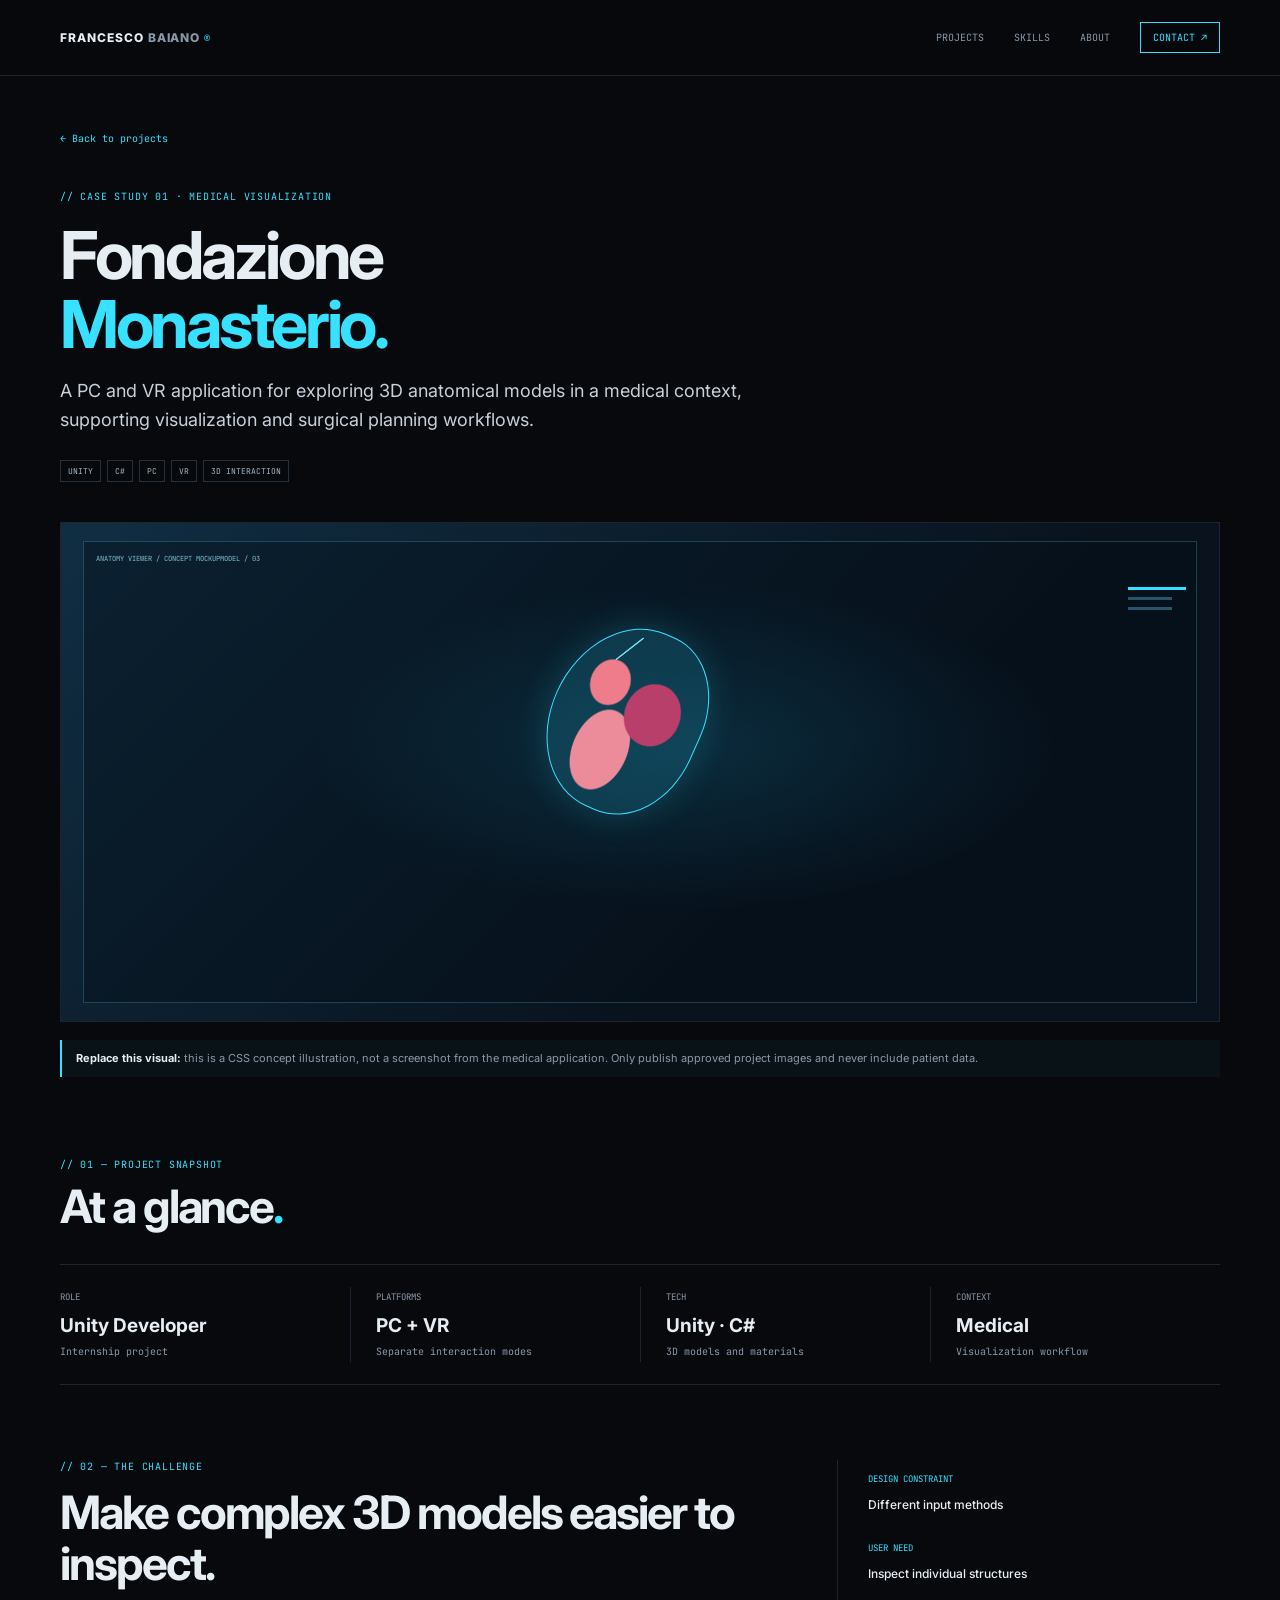
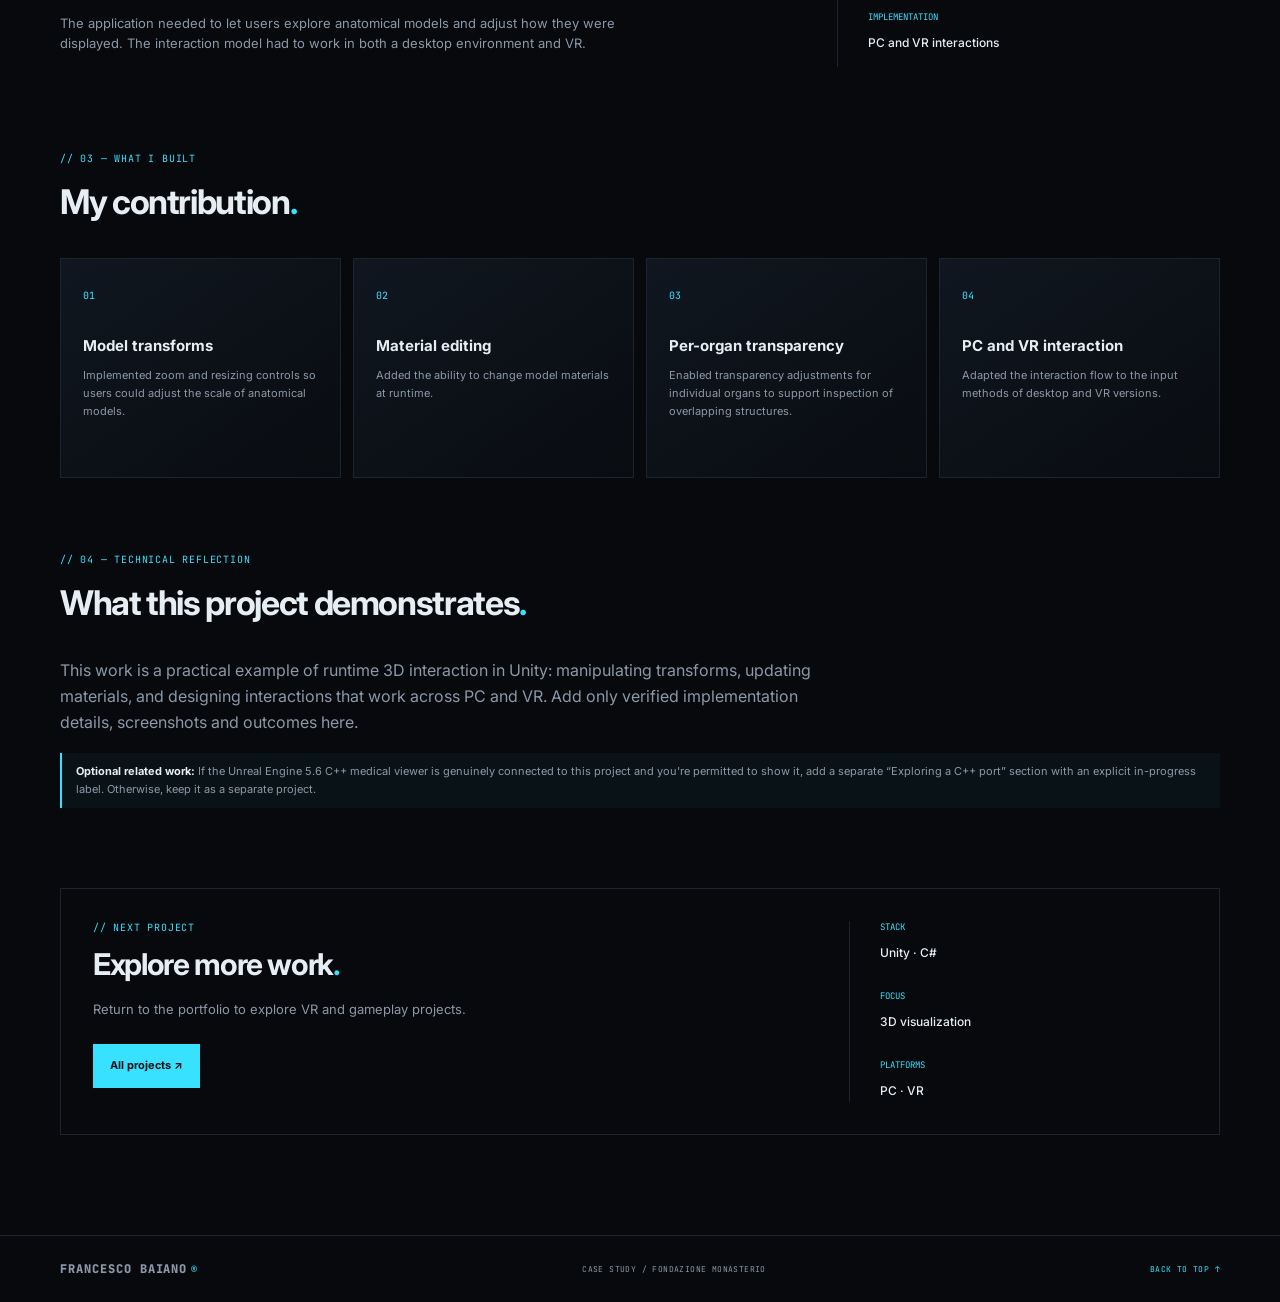
<file: francesco-unity-portfolio/projects/monasterio.html>
<!doctype html>
<html lang="en">
<head>
  <meta charset="utf-8"><meta name="viewport" content="width=device-width, initial-scale=1">
  <meta name="theme-color" content="#07090d">
  <meta name="description" content="Case study: a Unity PC and VR application for 3D anatomical model exploration.">
  <meta property="og:title" content="Fondazione Monasterio — Francesco Baiano">
  <meta property="og:description" content="Unity development for interactive 3D anatomical visualization.">
  <title>Fondazione Monasterio — Francesco Baiano</title>
  <link rel="preconnect" href="https://fonts.googleapis.com"><link rel="preconnect" href="https://fonts.gstatic.com" crossorigin>
  <link href="https://fonts.googleapis.com/css2?family=Inter:wght@400;500;600;700;800&family=JetBrains+Mono:wght@400;500;600&display=swap" rel="stylesheet">
  <link rel="stylesheet" href="../style.css">
</head>
<body>
  <header class="site-header">
    <a class="brand" href="../index.html">FRANCESCO <span>BAIANO</span><i>®</i></a>
    <nav class="nav"><a href="../index.html#projects">Projects</a><a href="../index.html#skills">Skills</a><a href="../index.html#about">About</a><a class="nav-contact" href="../index.html#contact">Contact ↗</a></nav>
  </header>
  <main>
    <section class="section-wrap" style="padding-top:48px">
      <a class="text-link" href="../index.html#projects">← Back to projects</a>
      <p class="section-kicker" style="margin-top:40px">// CASE STUDY 01 · MEDICAL VISUALIZATION</p>
      <h1 style="font-size:clamp(38px,6vw,66px);line-height:1.05;letter-spacing:-.05em;margin:18px 0">Fondazione<br><span class="accent">Monasterio.</span></h1>
      <p style="font-size:18px;max-width:720px;color:#c8d0d9">A PC and VR application for exploring 3D anatomical models in a medical context, supporting visualization and surgical planning workflows.</p>
      <div class="skill-tags" style="margin:25px 0 40px"><span>UNITY</span><span>C#</span><span>PC</span><span>VR</span><span>3D INTERACTION</span></div>
      <div class="project-image anatomy-image" style="height:clamp(250px,45vw,500px);border:1px solid var(--border);margin-bottom:18px">
        <div class="anatomy-ui"><span>ANATOMY VIEWER / CONCEPT MOCKUP</span><span>MODEL / 03</span><div class="anatomy-shape" style="width:150px;height:190px;left:42%;top:18%"><i></i><i></i><i></i></div><div class="ui-bars"><b></b><b></b><b></b></div></div>
      </div>
      <p class="notice"><strong>Replace this visual:</strong> this is a CSS concept illustration, not a screenshot from the medical application. Only publish approved project images and never include patient data.</p>
    </section>

    <section class="section-wrap" style="padding-top:70px">
      <div class="section-heading"><div><p class="section-kicker">// 01 — PROJECT SNAPSHOT</p><h2>At a glance<span class="accent">.</span></h2></div></div>
      <div class="overview-grid" style="border-top:1px solid var(--border);border-bottom:1px solid var(--border);padding:22px 0">
        <div><span class="stat-label">ROLE</span><strong>Unity Developer</strong><small>Internship project</small></div>
        <div><span class="stat-label">PLATFORMS</span><strong>PC + VR</strong><small>Separate interaction modes</small></div>
        <div><span class="stat-label">TECH</span><strong>Unity · C#</strong><small>3D models and materials</small></div>
        <div><span class="stat-label">CONTEXT</span><strong>Medical</strong><small>Visualization workflow</small></div>
      </div>
    </section>

    <section class="section-wrap" style="padding-top:75px">
      <div class="about" style="margin-top:0;padding-top:0;border-top:0">
        <div class="about-copy"><p class="section-kicker">// 02 — THE CHALLENGE</p><h2>Make complex 3D models easier to inspect.</h2><p>The application needed to let users explore anatomical models and adjust how they were displayed. The interaction model had to work in both a desktop environment and VR.</p></div>
        <aside class="about-meta"><div><span>DESIGN CONSTRAINT</span><strong>Different input methods</strong></div><div><span>USER NEED</span><strong>Inspect individual structures</strong></div><div><span>IMPLEMENTATION</span><strong>PC and VR interactions</strong></div></aside>
      </div>
    </section>

    <section class="section-wrap" style="padding-top:65px">
      <p class="section-kicker">// 03 — WHAT I BUILT</p><h2 style="font-size:34px;letter-spacing:-.04em">My contribution<span class="accent">.</span></h2>
      <div class="skills-grid" style="margin-top:25px">
        <article class="skill-card"><span class="skill-index">01</span><h3>Model transforms</h3><p>Implemented zoom and resizing controls so users could adjust the scale of anatomical models.</p></article>
        <article class="skill-card"><span class="skill-index">02</span><h3>Material editing</h3><p>Added the ability to change model materials at runtime.</p></article>
        <article class="skill-card"><span class="skill-index">03</span><h3>Per-organ transparency</h3><p>Enabled transparency adjustments for individual organs to support inspection of overlapping structures.</p></article>
        <article class="skill-card"><span class="skill-index">04</span><h3>PC and VR interaction</h3><p>Adapted the interaction flow to the input methods of desktop and VR versions.</p></article>
      </div>
    </section>

    <section class="section-wrap" style="padding-top:75px">
      <p class="section-kicker">// 04 — TECHNICAL REFLECTION</p><h2 style="font-size:34px;letter-spacing:-.04em">What this project demonstrates<span class="accent">.</span></h2>
      <p style="color:var(--muted);max-width:780px;margin-top:20px">This work is a practical example of runtime 3D interaction in Unity: manipulating transforms, updating materials, and designing interactions that work across PC and VR. Add only verified implementation details, screenshots and outcomes here.</p>
      <div class="notice"><strong>Optional related work:</strong> If the Unreal Engine 5.6 C++ medical viewer is genuinely connected to this project and you're permitted to show it, add a separate “Exploring a C++ port” section with an explicit in-progress label. Otherwise, keep it as a separate project.</div>
    </section>

    <section class="section-wrap" style="padding-top:80px;padding-bottom:100px">
      <div class="contact" style="margin:0;padding:32px;border:1px solid var(--border);grid-template-columns:1fr .5fr">
        <div><p class="section-kicker">// NEXT PROJECT</p><h2 style="font-size:30px">Explore more work<span class="accent">.</span></h2><p>Return to the portfolio to explore VR and gameplay projects.</p><a class="button button-primary" href="../index.html#projects">All projects ↗</a></div>
        <div class="about-meta"><div><span>STACK</span><strong>Unity · C#</strong></div><div><span>FOCUS</span><strong>3D visualization</strong></div><div><span>PLATFORMS</span><strong>PC · VR</strong></div></div>
      </div>
    </section>
  </main>
  <footer class="site-footer"><a class="brand" href="../index.html">FRANCESCO <span>BAIANO</span><i>®</i></a><span>CASE STUDY / FONDAZIONE MONASTERIO</span><a href="#">BACK TO TOP ↑</a></footer>
</body>
</html>
</file>
<file: francesco-unity-portfolio/style.css>
:root {
  --bg: #07090d; --surface: #0e1218; --surface-2: #111923; --border: #1c2430;
  --text: #e6edf3; --muted: #8b98a8; --accent: #38e1ff; --accent-soft: rgba(56,225,255,.12);
  --mono: "JetBrains Mono", monospace; --sans: "Inter", sans-serif; --max: 1160px;
}
* { box-sizing: border-box; }
html { scroll-behavior: smooth; scroll-padding-top: 88px; }
body { margin: 0; background: var(--bg); color: var(--text); font-family: var(--sans); line-height: 1.6; }
a { color: inherit; text-decoration: none; }
button { font: inherit; }
::selection { color: var(--bg); background: var(--accent); }
.ambient-grid { position: fixed; inset: 0; z-index: -1; pointer-events: none; opacity: .19; background-image: radial-gradient(rgba(56,225,255,.18) .7px, transparent .7px); background-size: 20px 20px; mask-image: linear-gradient(to bottom, black, transparent 75%); }
.site-header { height: 76px; padding: 0 max(24px, calc((100vw - var(--max))/2)); display: flex; align-items: center; justify-content: space-between; border-bottom: 1px solid var(--border); background: rgba(7,9,13,.88); backdrop-filter: blur(16px); position: sticky; top: 0; z-index: 10; }
.brand { font-size: 12px; font-weight: 800; letter-spacing: .08em; white-space: nowrap; }.brand span { color: var(--muted); }.brand i { color: var(--accent); font: 10px var(--mono); margin-left: 4px; }
.nav { display: flex; gap: 30px; align-items: center; font: 10px var(--mono); text-transform: uppercase; color: var(--muted); }.nav a { transition: color .2s; }.nav a:hover,.social-links a:hover { color: var(--accent); }.nav-contact { border: 1px solid var(--accent); color: var(--accent)!important; padding: 8px 12px; }.nav-contact span { margin-left: 8px; }.menu-toggle { display: none; }
.section-wrap { width: min(var(--max), calc(100% - 48px)); margin: 0 auto; }.hero { min-height: 620px; display: grid; grid-template-columns: 1.05fr .95fr; align-items: center; gap: 60px; padding-top: 80px; padding-bottom: 92px; position: relative; }
.eyebrow,.section-kicker { font: 10px var(--mono); letter-spacing: .08em; color: var(--accent); text-transform: uppercase; }.status-dot { display: inline-block; width: 7px; height: 7px; border-radius: 50%; background: var(--accent); box-shadow: 0 0 12px var(--accent); margin-right: 8px; }.slash { color: #4e6674; margin: 0 8px; }
h1,h2,h3,p { margin-top: 0; }.hero h1 { font-size: clamp(42px, 5vw, 68px); line-height: 1.03; letter-spacing: -.055em; margin: 24px 0; }.hero h1 span,.accent { color: var(--accent); }.hero-intro { font-size: 17px; line-height: 1.65; max-width: 490px; color: #c8d0d9; }.hero-detail { color: var(--muted); max-width: 440px; font-size: 13px; }.hero-actions { display: flex; flex-wrap: wrap; gap: 12px; margin-top: 30px; }.button { display: inline-flex; align-items: center; gap: 18px; padding: 12px 16px; font-size: 11px; font-weight: 700; border: 1px solid transparent; transition: transform .2s, background .2s, border-color .2s; }.button:hover { transform: translateY(-2px); }.button-primary { background: var(--accent); color: #061015; }.button-primary:hover { background: #8af0ff; }.button-ghost { border-color: #394553; color: var(--text); }.button-ghost:hover { border-color: var(--accent); }.social-links { display: flex; flex-wrap: wrap; gap: 22px; margin-top: 34px; color: var(--muted); font: 10px var(--mono); }.social-links span { color: var(--accent); }
.hero-visual { position: relative; }.visual-frame { border: 1px solid #253643; background: linear-gradient(140deg,#101d29,#090d13 75%); box-shadow: 0 20px 80px rgba(0,0,0,.25); }.visual-top,.visual-bottom { display: flex; justify-content: space-between; padding: 12px 14px; font: 9px var(--mono); letter-spacing: .06em; color: var(--muted); }.live-indicator { color: var(--accent); }.visual-art { height: 320px; overflow: hidden; position: relative; display: grid; place-items: center; background: radial-gradient(ellipse at center,rgba(56,225,255,.1),transparent 55%), linear-gradient(135deg,rgba(255,255,255,.015),transparent); }.visual-art:before,.visual-art:after { content: ""; position: absolute; inset: 0; background: linear-gradient(rgba(56,225,255,.05) 1px,transparent 1px),linear-gradient(90deg,rgba(56,225,255,.05) 1px,transparent 1px); background-size: 34px 34px; mask-image: radial-gradient(ellipse,black,transparent 75%); }.core-object { width: 130px; height: 150px; border: 1px solid rgba(56,225,255,.75); border-radius: 45% 45% 38% 38%; transform: rotate(25deg); display: flex; flex-direction: column; justify-content: center; align-items: center; background: linear-gradient(135deg,rgba(56,225,255,.18),rgba(56,225,255,.015)); box-shadow: 0 0 50px rgba(56,225,255,.13),inset 0 0 35px rgba(56,225,255,.08); z-index: 1; }.core-object span { font-size: 36px; font-weight: 800; letter-spacing: -.06em; transform: rotate(-25deg); color: var(--accent); }.core-object small { font: 7px var(--mono); text-align: center; transform: rotate(-25deg); color: #a9c5cf; margin-top: 4px; }.orbit { position: absolute; border: 1px solid rgba(56,225,255,.26); border-radius: 50%; width: 250px; height: 95px; transform: rotate(-28deg); }.orbit-two { transform: rotate(52deg); width: 280px; height: 120px; }.axis { position: absolute; color: #66818e; font: 8px var(--mono); }.axis-x { left: 22px; bottom: 40px; }.axis-y { right: 22px; top: 40px; }.crosshair { position: absolute; color: var(--accent); font: 16px var(--mono); }.crosshair-a { left: 22%; top: 25%; }.crosshair-b { right: 20%; bottom: 22%; }.visual-caption { display: flex; gap: 10px; align-items: center; color: var(--muted); font: 10px var(--mono); margin-top: 14px; }.caption-line { width: 25px; height: 1px; background: var(--accent); }.scroll-cue { position: absolute; bottom: 28px; left: 0; font: 9px var(--mono); color: #526171; letter-spacing: .1em; display: flex; gap: 10px; align-items: center; }.scroll-cue span { height: 28px; width: 1px; background: var(--accent); }
.overview { border-top: 1px solid var(--border); border-bottom: 1px solid var(--border); padding: 26px 0 32px; }.overview-grid { display: grid; grid-template-columns: repeat(4,1fr); margin-top: 22px; }.overview-grid>div { padding: 4px 25px; border-left: 1px solid var(--border); }.overview-grid>div:first-child { padding-left: 0; border-left: 0; }.stat-label { display: block; font: 9px var(--mono); color: var(--muted); margin-bottom: 8px; }.overview-grid strong { display: block; font-size: 19px; }.overview-grid small { display: block; font: 10px var(--mono); color: var(--muted); margin-top: 4px; }
.projects,.skills,.experience,.about,.contact { padding-top: 110px; padding-bottom: 20px; }.section-heading { display: flex; align-items: end; justify-content: space-between; gap: 35px; margin-bottom: 32px; }.section-heading h2,.about h2,.contact h2 { font-size: clamp(32px,4vw,46px); line-height: 1.1; letter-spacing: -.045em; margin: 10px 0 0; }.section-description { max-width: 380px; color: var(--muted); font-size: 12px; margin-bottom: 4px; }.filter-row { display: flex; flex-wrap: wrap; gap: 8px; margin-bottom: 22px; }.filter-chip { color: var(--muted); background: transparent; border: 1px solid var(--border); padding: 8px 12px; cursor: pointer; font: 10px var(--mono); }.filter-chip:hover,.filter-chip.active { color: var(--accent); border-color: var(--accent); background: var(--accent-soft); }.filter-chip span { margin-left: 8px; opacity: .7; }
.project-grid { display: grid; grid-template-columns: repeat(2,minmax(0,1fr)); gap: 18px; }.project-card { background: rgba(14,18,24,.82); border: 1px solid var(--border); transition: border-color .25s,transform .25s; min-width: 0; }.project-card:hover { border-color: #286171; transform: translateY(-3px); }.project-card[hidden] { display: none; }.project-image { display: block; height: 220px; position: relative; overflow: hidden; background: #101b27; border-bottom: 1px solid var(--border); }.image-label { position: absolute; left: 14px; bottom: 12px; font: 8px var(--mono); letter-spacing: .08em; color: var(--accent); background: rgba(7,9,13,.82); padding: 6px 8px; border: 1px solid rgba(56,225,255,.3); }.image-arrow { position: absolute; right: 14px; top: 12px; color: var(--accent); font-size: 18px; }.project-card-body { padding: 18px; }.tag-row { display: flex; gap: 8px; color: var(--muted); font: 8px var(--mono); letter-spacing: .05em; }.tag-row span+span:before { content: "·"; margin-right: 8px; color: var(--accent); }.project-card h3 { font-size: 17px; margin: 10px 0 7px; letter-spacing: -.02em; }.project-card p { font-size: 12px; color: var(--muted); min-height: 40px; margin-bottom: 14px; }.text-link { font: 10px var(--mono); color: var(--accent); }.text-link span { margin-left: 7px; }.notice { font-size: 11px; color: var(--muted); border-left: 2px solid var(--accent); padding: 10px 14px; background: rgba(56,225,255,.04); margin-top: 18px; }.notice strong { color: var(--text); }
.anatomy-image { background: radial-gradient(ellipse at 54% 45%,rgba(27,142,181,.35),transparent 42%),linear-gradient(135deg,#102e43,#09121d 65%); }.anatomy-ui { position: absolute; inset: 18px 22px; border: 1px solid rgba(95,198,227,.25); background: rgba(4,15,24,.42); padding: 12px; font: 7px var(--mono); color: #80bed0; }.anatomy-shape { position: absolute; width: 95px; height: 120px; left: 39%; top: 24%; border: 1px solid #38e1ff; border-radius: 55% 45% 48% 52%; transform: rotate(24deg); background: radial-gradient(ellipse at 30% 35%,#ef7c8a 0 13%,transparent 14%),radial-gradient(ellipse at 65% 42%,#b83f69 0 20%,transparent 21%),radial-gradient(ellipse at 42% 70%,#ec8b9a 0 22%,transparent 23%),rgba(38,171,202,.2); box-shadow: 0 0 35px rgba(56,225,255,.18); }.anatomy-shape i { position:absolute; width:1px;height:35px;background:#72dff4;top:10px;left:48px;transform:rotate(28deg); }.ui-bars { position: absolute; right: 10px; top: 45px; display: grid; gap: 7px; }.ui-bars b { display:block;width:44px;height:3px;background:#27566a; }.ui-bars b:first-child { width:58px;background:#38e1ff; }
.immersive-image { background: linear-gradient(#132c40,#3a6374 55%,#121d2b); }.immersive-scene { position:absolute;inset:0;overflow:hidden;background:linear-gradient(180deg,#152a3a 0%,#8aa5a5 48%,#d3a979 49%,#172e2b 100%); }.scene-sun { position:absolute;top:18%;right:25%;width:42px;height:42px;border-radius:50%;background:#e9d4a1;box-shadow:0 0 55px #d4b97c; }.scene-mountain { position:absolute;bottom:22%;width:90%;height:60%;background:#203c45;clip-path:polygon(0 100%,30% 12%,48% 57%,68% 0,100% 100%); }.m2 { background:#31565a;transform:translateX(35%) scale(.8);bottom:16%; }.scene-floor { position:absolute;bottom:-15%;height:48%;width:100%;background:repeating-linear-gradient(80deg,transparent 0 35px,rgba(165,213,190,.22) 36px 37px),linear-gradient(#405e4a,#101c1a);transform:perspective(140px) rotateX(18deg); }
.platform-image { background:#17213c; }.pixel-sky { position:absolute;inset:0;background:linear-gradient(#71b9f2 0 60%,#c3e6f6 60%);image-rendering:pixelated; }.pixel-cloud { position:absolute;width:70px;height:17px;background:#e7f7ff;top:24%;left:20%;box-shadow:12px -10px #e7f7ff,32px 0 #e7f7ff; }.c2 { top:42%;left:62%;transform:scale(.6); }.pixel-platform { position:absolute;bottom:15%;height:35px;width:100%;background:repeating-linear-gradient(90deg,#488c42 0 30px,#65b34b 30px 60px);border-top:7px solid #a0dc63; }.pixel-player { position:absolute;bottom:27%;left:42%;width:25px;height:42px;background:#ec7158;box-shadow:0 -12px #e6bb7e,8px 35px #30384e; }.pixel-coin { position:absolute;right:25%;top:42%;width:17px;height:17px;border:4px solid #ffdf62;border-radius:50%; }
.tank-image { background:linear-gradient(165deg,#647681,#1a2a35 55%,#0b141b); }.tank-scene {position:absolute;inset:0;background:linear-gradient(180deg,#758993,#3e555d 48%,#172b30 49%);}.tank-grid {position:absolute;inset:48% 0 0;background:repeating-linear-gradient(15deg,transparent 0 28px,rgba(150,190,191,.15) 29px 30px),repeating-linear-gradient(90deg,transparent 0 48px,rgba(150,190,191,.12) 49px 50px);transform:perspective(180px) rotateX(18deg);}.tank-body {position:absolute;bottom:28%;left:25%;width:130px;height:45px;background:#526b58;border:2px solid #a2bd8b;transform:skew(-12deg);box-shadow:inset 0 -10px #304b40;}.tank-body:before {content:"";position:absolute;width:60px;height:22px;left:25px;top:-20px;background:#6f8e70;border:2px solid #a2bd8b;border-radius:12px 12px 0 0;}.tank-body i {position:absolute;left:60px;top:-28px;width:60px;height:5px;background:#b2c8a4;transform:rotate(-12deg);transform-origin:left;}.tank-target {position:absolute;right:17%;top:31%;width:50px;height:50px;border:1px solid #ff765f;border-radius:50%;}.tank-target:before,.tank-target:after {content:"";position:absolute;background:#ff765f;}.tank-target:before {height:1px;width:66px;left:-9px;top:24px;}.tank-target:after {width:1px;height:66px;left:24px;top:-9px;}.tank-flash {position:absolute;right:18%;top:28%;color:#ffb25e;font-size:28px; }
.ai-image {background:linear-gradient(#0f2432,#273e4a 60%,#121a22);}.ai-scene {position:absolute;inset:0;background:linear-gradient(180deg,#102534 0 60%,#263e45 60%);}.ai-horizon {position:absolute;inset:60% 0 0;background:repeating-linear-gradient(90deg,transparent 0 50px,rgba(56,225,255,.12) 51px 52px),repeating-linear-gradient(0deg,transparent 0 25px,rgba(56,225,255,.12) 26px 27px);transform:perspective(170px) rotateX(20deg);}.ai-player,.ai-enemy {position:absolute;bottom:23%;width:25px;height:55px;background:#8aafbd;border:1px solid #38e1ff;clip-path:polygon(30% 0,70% 0,100% 100%,0 100%);}.ai-player {left:25%;}.ai-enemy {right:30%;background:#dc8a6e;border-color:#ff987b;}.ai-cone {position:absolute;left:29%;bottom:27%;width:55%;height:50%;background:rgba(56,225,255,.08);clip-path:polygon(0 100%,100% 0,100% 100%);border-bottom:1px solid var(--accent);}.ai-label {position:absolute;right:12px;top:12px;color:var(--accent);font:8px var(--mono);border:1px solid rgba(56,225,255,.4);padding:6px 8px;}.featured-note { padding: 26px; display:flex; flex-direction:column; justify-content:center; min-height: 360px; background:linear-gradient(135deg,rgba(56,225,255,.06),transparent 65%); }.note-symbol {font-size:36px;color:var(--accent);margin-bottom:30px;}.featured-note h3 {font-size:22px;}.featured-note p {min-height:0;}
.skills-grid { display:grid;grid-template-columns:repeat(4,minmax(0,1fr));gap:12px; }.skill-card { border:1px solid var(--border);background:linear-gradient(145deg,rgba(17,25,35,.85),rgba(10,13,18,.8));padding:22px;min-height:220px; }.skill-index {font:10px var(--mono);color:var(--accent);}.skill-card h3 {font-size:15px;margin:28px 0 9px;}.skill-card p {font-size:11px;color:var(--muted);min-height:55px;}.skill-tags {display:flex;flex-wrap:wrap;gap:6px;margin-top:14px;}.skill-tags span {font:8px var(--mono);color:#a6b4c1;border:1px solid #25313d;padding:5px 7px;}
.timeline { margin-top:36px;border-top:1px solid var(--border); }.timeline-item {display:grid;grid-template-columns:190px 20px 1fr;gap:18px;padding:25px 0;border-bottom:1px solid var(--border);}.timeline-date {font:9px var(--mono);color:var(--muted);padding-top:4px;}.timeline-marker {position:relative;display:flex;justify-content:center;}.timeline-marker:before {content:"";width:7px;height:7px;background:var(--accent);border-radius:50%;margin-top:7px;box-shadow:0 0 12px rgba(56,225,255,.45);}.timeline-marker:after {content:"";position:absolute;top:20px;bottom:-45px;width:1px;background:#203441;}.timeline-item:last-child .timeline-marker:after {display:none;}.timeline-content h3 {margin:0 0 3px;font-size:17px;}.timeline-role {font-size:11px;color:var(--accent);margin-bottom:8px;}.timeline-content>p:not(.timeline-role) {font-size:12px;color:var(--muted);max-width:680px;margin-bottom:8px;}
.about {display:grid;grid-template-columns:1fr .55fr;gap:80px;border-top:1px solid var(--border);margin-top:90px;padding-top:70px;}.about h2 {margin:14px 0 24px;}.about-copy>p:not(.section-kicker) {max-width:620px;color:var(--muted);font-size:13px;}.about-meta {border-left:1px solid var(--border);padding-left:30px;display:grid;gap:25px;align-content:center;}.about-meta div span {display:block;font:9px var(--mono);color:var(--accent);margin-bottom:6px;}.about-meta strong {font-size:12px;font-weight:500;}
.contact {display:grid;grid-template-columns:1fr .7fr;gap:80px;padding-bottom:100px;padding-top:100px;}.contact h2 {margin:14px 0 18px;}.contact>div:first-child>p:not(.section-kicker) {color:var(--muted);font-size:13px;margin-bottom:24px;}.contact-links {align-self:center;border-top:1px solid var(--border);}.contact-links a {display:grid;grid-template-columns:85px 1fr 20px;gap:10px;align-items:center;padding:17px 0;border-bottom:1px solid var(--border);}.contact-links a span {font:9px var(--mono);color:var(--muted);}.contact-links strong {font-size:11px;font-weight:500;overflow-wrap:anywhere;}.contact-links b {color:var(--accent);font-weight:400;}
.site-footer {border-top:1px solid var(--border);padding:25px max(24px,calc((100vw - var(--max))/2));display:flex;align-items:center;justify-content:space-between;gap:20px;color:var(--muted);font:8px var(--mono);letter-spacing:.05em;}.site-footer>a:last-child {color:var(--accent);}
.reveal { opacity:0; transform:translateY(14px); transition:opacity .6s ease,transform .6s ease; }.reveal.is-visible {opacity:1;transform:none;}
@media (max-width:900px) { .hero {gap:32px;min-height:0;padding-top:75px;padding-bottom:100px;}.hero h1{font-size:48px;}.visual-art{height:280px;}.skills-grid{grid-template-columns:repeat(2,minmax(0,1fr));}.section-heading{align-items:start;flex-direction:column;gap:14px;}.section-description{max-width:560px;}.about,.contact{gap:40px;} }
@media (max-width:640px) { .site-header{height:66px;padding:0 20px;}.menu-toggle{display:block;background:none;border:1px solid var(--border);color:var(--text);padding:8px 10px;font:10px var(--mono);}.menu-toggle span{color:var(--accent);margin-left:6px;}.nav{display:none;position:absolute;top:65px;left:0;right:0;background:#090d12;border-bottom:1px solid var(--border);padding:18px 22px 22px;flex-direction:column;align-items:stretch;gap:20px;}.nav.open{display:flex;}.nav-contact{text-align:center;}.section-wrap{width:calc(100% - 40px);}.hero{grid-template-columns:1fr;gap:35px;padding-top:60px;padding-bottom:85px;}.hero h1{font-size:clamp(42px,12vw,58px);}.hero-intro{font-size:15px;}.hero-visual{max-width:500px;width:100%;}.visual-art{height:250px;}.scroll-cue{bottom:22px;}.overview-grid{grid-template-columns:repeat(2,1fr);gap:22px 0;}.overview-grid>div:nth-child(3){padding-left:0;border-left:0;}.overview-grid>div{padding:0 14px;}.projects,.skills,.experience{padding-top:78px;}.project-grid{grid-template-columns:1fr;}.project-image{height:210px;}.skills-grid{grid-template-columns:1fr;}.skill-card{min-height:0;}.skill-card h3{margin-top:18px;}.skill-card p{min-height:0;}.timeline-item{grid-template-columns:1fr 16px;gap:12px;}.timeline-date{grid-column:1;grid-row:1;}.timeline-marker{grid-column:2;grid-row:1 / span 2;}.timeline-content{grid-column:1;grid-row:2;}.timeline-marker:after{bottom:-30px;}.about,.contact{grid-template-columns:1fr;gap:35px;margin-top:60px;padding-top:60px;}.about-meta{border-left:0;border-top:1px solid var(--border);padding:25px 0 0;grid-template-columns:repeat(2,1fr);gap:22px;}.contact{padding-bottom:65px;}.contact-links a{grid-template-columns:65px 1fr 15px;}.site-footer{padding:22px 20px;flex-wrap:wrap;}.site-footer>span{order:3;width:100%;}.featured-note{min-height:280px;} }
@media (prefers-reduced-motion: reduce) { *,*::before,*::after{scroll-behavior:auto!important;animation-duration:.01ms!important;animation-iteration-count:1!important;transition-duration:.01ms!important;}.reveal{opacity:1;transform:none;} }
</file>
<file: style.css>
:root {
  --bg: #07090d; --surface: #0e1218; --surface-2: #111923; --border: #1c2430;
  --text: #e6edf3; --muted: #8b98a8; --accent: #38e1ff; --accent-soft: rgba(56,225,255,.12);
  --mono: "JetBrains Mono", monospace; --sans: "Inter", sans-serif; --max: 1160px;
}
* { box-sizing: border-box; }
html { scroll-behavior: smooth; scroll-padding-top: 88px; }
body { margin: 0; background: var(--bg); color: var(--text); font-family: var(--sans); line-height: 1.6; }
a { color: inherit; text-decoration: none; }
button { font: inherit; }
::selection { color: var(--bg); background: var(--accent); }
.ambient-grid { position: fixed; inset: 0; z-index: -1; pointer-events: none; opacity: .19; background-image: radial-gradient(rgba(56,225,255,.18) .7px, transparent .7px); background-size: 20px 20px; mask-image: linear-gradient(to bottom, black, transparent 75%); }
.site-header { height: 76px; padding: 0 max(24px, calc((100vw - var(--max))/2)); display: flex; align-items: center; justify-content: space-between; border-bottom: 1px solid var(--border); background: rgba(7,9,13,.88); backdrop-filter: blur(16px); position: sticky; top: 0; z-index: 10; }
.brand { font-size: 14px; font-weight: 800; letter-spacing: .08em; white-space: nowrap; }.brand span { color: var(--muted); }.brand i { color: var(--accent); font: 12px var(--mono); margin-left: 4px; }
.nav { display: flex; gap: 28px; align-items: center; font: 12px var(--mono); text-transform: uppercase; color: var(--muted); }.nav a { transition: color .2s; }.nav a:hover,.social-links a:hover { color: var(--accent); }.nav-contact { border: 1px solid var(--accent); color: var(--accent)!important; padding: 8px 12px; }.nav-contact span { margin-left: 8px; }.menu-toggle { display: none; }
.section-wrap { width: min(var(--max), calc(100% - 48px)); margin: 0 auto; }.hero { min-height: 620px; display: grid; grid-template-columns: 1.05fr .95fr; align-items: center; gap: 60px; padding-top: 80px; padding-bottom: 92px; position: relative; }
.eyebrow,.section-kicker { font: 12px var(--mono); letter-spacing: .08em; color: var(--accent); text-transform: uppercase; }.status-dot { display: inline-block; width: 7px; height: 7px; border-radius: 50%; background: var(--accent); box-shadow: 0 0 12px var(--accent); margin-right: 8px; }.slash { color: #4e6674; margin: 0 8px; }
h1,h2,h3,p { margin-top: 0; }.hero h1 { font-size: clamp(42px, 5vw, 68px); line-height: 1.03; letter-spacing: -.055em; margin: 24px 0; }.hero h1 span,.accent { color: var(--accent); }.hero-intro { font-size: 18px; line-height: 1.65; max-width: 500px; color: #c8d0d9; }.hero-detail { color: var(--muted); max-width: 480px; font-size: 15px; }.hero-actions { display: flex; flex-wrap: wrap; gap: 12px; margin-top: 30px; }.button { display: inline-flex; align-items: center; gap: 18px; padding: 13px 18px; font-size: 13px; font-weight: 700; border: 1px solid transparent; transition: transform .2s, background .2s, border-color .2s; }.button:hover { transform: translateY(-2px); }.button-primary { background: var(--accent); color: #061015; }.button-primary:hover { background: #8af0ff; }.button-ghost { border-color: #394553; color: var(--text); }.button-ghost:hover { border-color: var(--accent); }.social-links { display: flex; flex-wrap: wrap; gap: 22px; margin-top: 34px; color: var(--muted); font: 12px var(--mono); }.social-links span { color: var(--accent); }
.hero-visual { position: relative; }.visual-frame { border: 1px solid #253643; background: linear-gradient(140deg,#101d29,#090d13 75%); box-shadow: 0 20px 80px rgba(0,0,0,.25); }.visual-top,.visual-bottom { display: flex; justify-content: space-between; padding: 12px 14px; font: 11px var(--mono); letter-spacing: .06em; color: var(--muted); }.live-indicator { color: var(--accent); }.visual-art { height: 320px; overflow: hidden; position: relative; display: grid; place-items: center; background: radial-gradient(ellipse at center,rgba(56,225,255,.1),transparent 55%), linear-gradient(135deg,rgba(255,255,255,.015),transparent); }.visual-art:before,.visual-art:after { content: ""; position: absolute; inset: 0; background: linear-gradient(rgba(56,225,255,.05) 1px,transparent 1px),linear-gradient(90deg,rgba(56,225,255,.05) 1px,transparent 1px); background-size: 34px 34px; mask-image: radial-gradient(ellipse,black,transparent 75%); }
.visual-art.visual-photo { height: 440px; background: var(--surface-2); }.visual-art.visual-photo:before,.visual-art.visual-photo:after { display: none; }.visual-photo img { width: 100%; height: 100%; object-fit: cover; object-position: center top; display: block; }
.visual-caption { display: flex; gap: 10px; align-items: center; color: var(--muted); font: 12px var(--mono); margin-top: 14px; }.caption-line { width: 25px; height: 1px; background: var(--accent); flex-shrink: 0; }.scroll-cue { position: absolute; bottom: 28px; left: 0; font: 11px var(--mono); color: #526171; letter-spacing: .1em; display: flex; gap: 10px; align-items: center; }.scroll-cue span { height: 28px; width: 1px; background: var(--accent); }
.overview { border-top: 1px solid var(--border); border-bottom: 1px solid var(--border); padding: 26px 0 32px; }.overview-grid { display: grid; grid-template-columns: repeat(4,1fr); margin-top: 22px; }.overview-grid>div { padding: 4px 25px; border-left: 1px solid var(--border); }.overview-grid>div:first-child { padding-left: 0; border-left: 0; }.stat-label { display: block; font: 11px var(--mono); color: var(--muted); margin-bottom: 8px; }.overview-grid strong { display: block; font-size: 20px; }.overview-grid small { display: block; font: 12px var(--mono); color: var(--muted); margin-top: 4px; }
.projects,.skills,.experience,.contact { padding-top: 110px; padding-bottom: 20px; }.section-heading { display: flex; align-items: end; justify-content: space-between; gap: 35px; margin-bottom: 32px; }.section-heading h2,.contact h2 { font-size: clamp(32px,4vw,46px); line-height: 1.1; letter-spacing: -.045em; margin: 10px 0 0; }.section-description { max-width: 400px; color: var(--muted); font-size: 14px; margin-bottom: 4px; }.filter-row { display: flex; flex-wrap: wrap; gap: 8px; margin-bottom: 22px; }.filter-chip { color: var(--muted); background: transparent; border: 1px solid var(--border); padding: 8px 12px; cursor: pointer; font: 12px var(--mono); }.filter-chip:hover,.filter-chip.active { color: var(--accent); border-color: var(--accent); background: var(--accent-soft); }.filter-chip span { margin-left: 8px; opacity: .7; }
.project-group + .project-group { margin-top: 96px; }.group-title { font-size: 24px; letter-spacing: -.03em; margin: 0 0 20px; }
.project-grid { display: grid; grid-template-columns: repeat(2,minmax(0,1fr)); gap: 18px; }.project-card { background: rgba(14,18,24,.82); border: 1px solid var(--border); transition: border-color .25s,transform .25s; min-width: 0; }.project-card:hover { border-color: #286171; transform: translateY(-3px); }.project-card[hidden] { display: none; }.project-image { display: block; height: 220px; position: relative; overflow: hidden; background: var(--surface-2); border-bottom: 1px solid var(--border); }.project-image img { position: absolute; inset: 0; width: 100%; height: 100%; object-fit: cover; display: block; transition: transform .5s ease; }.project-card:hover .project-image img { transform: scale(1.04); }.project-image:after { content: ""; position: absolute; inset: 0; background: linear-gradient(to top,rgba(7,9,13,.55),transparent 45%); pointer-events: none; }.image-label { position: absolute; z-index: 1; left: 14px; bottom: 12px; font: 11px var(--mono); letter-spacing: .06em; color: var(--accent); background: rgba(7,9,13,.82); padding: 6px 8px; border: 1px solid rgba(56,225,255,.3); }.image-arrow { position: absolute; z-index: 1; right: 14px; top: 12px; color: var(--accent); font-size: 20px; text-shadow: 0 1px 6px rgba(0,0,0,.7); }.project-card-body { padding: 18px; }.tag-row { display: flex; gap: 8px; color: var(--muted); font: 11px var(--mono); letter-spacing: .05em; }.tag-row span+span:before { content: "·"; margin-right: 8px; color: var(--accent); }.project-card h3 { font-size: 19px; margin: 10px 0 7px; letter-spacing: -.02em; }.project-card p { font-size: 14px; color: var(--muted); min-height: 44px; margin-bottom: 14px; }.text-link { font: 12px var(--mono); color: var(--accent); }.text-link span { margin-left: 7px; }.notice { font-size: 13px; color: var(--muted); border-left: 2px solid var(--accent); padding: 10px 14px; background: rgba(56,225,255,.04); margin-top: 18px; }.notice strong { color: var(--text); }
.featured-note { padding: 26px; display:flex; flex-direction:column; justify-content:center; min-height: 360px; background:linear-gradient(135deg,rgba(56,225,255,.06),transparent 65%); }.note-symbol {font-size:36px;color:var(--accent);margin-bottom:30px;}.featured-note h3 {font-size:22px;}.featured-note p {min-height:0;}
.skills-grid { display:grid;grid-template-columns:repeat(4,minmax(0,1fr));gap:12px; }.skill-card { border:1px solid var(--border);background:linear-gradient(145deg,rgba(17,25,35,.85),rgba(10,13,18,.8));padding:22px;min-height:240px; }.skill-index {font:12px var(--mono);color:var(--accent);}.skill-card h3 {font-size:17px;margin:28px 0 9px;}.skill-card p {font-size:13px;color:var(--muted);min-height:62px;}.skill-tags {display:flex;flex-wrap:wrap;gap:6px;margin-top:14px;}.skill-tags span {font:11px var(--mono);color:#a6b4c1;border:1px solid #25313d;padding:5px 8px;}
.cta-row { display:flex;flex-wrap:wrap;gap:12px; }.timeline + .cta-row { margin-top:28px; }
.timeline { margin-top:36px;border-top:1px solid var(--border); }.timeline-item {display:grid;grid-template-columns:210px 20px 1fr;gap:18px;padding:25px 0;border-bottom:1px solid var(--border);}.timeline-date {font:11px var(--mono);color:var(--muted);padding-top:4px;}.timeline-marker {position:relative;display:flex;justify-content:center;}.timeline-marker:before {content:"";width:7px;height:7px;background:var(--accent);border-radius:50%;margin-top:7px;box-shadow:0 0 12px rgba(56,225,255,.45);}.timeline-marker:after {content:"";position:absolute;top:20px;bottom:-45px;width:1px;background:#203441;}.timeline-item:last-child .timeline-marker:after {display:none;}.timeline-content h3 {margin:0 0 3px;font-size:19px;}.timeline-role {font-size:13px;color:var(--accent);margin-bottom:8px;}.timeline-content>p:not(.timeline-role) {font-size:14px;color:var(--muted);max-width:680px;margin-bottom:8px;}
.contact {display:grid;grid-template-columns:1fr .7fr;gap:80px;padding-bottom:100px;padding-top:100px;}.contact h2 {margin:14px 0 18px;}.contact>div:first-child>p:not(.section-kicker) {color:var(--muted);font-size:15px;margin-bottom:24px;}.contact-links {align-self:center;border-top:1px solid var(--border);}.contact-links a {display:grid;grid-template-columns:95px 1fr 20px;gap:10px;align-items:center;padding:17px 0;border-bottom:1px solid var(--border);}.contact-links a span {font:11px var(--mono);color:var(--muted);}.contact-links strong {font-size:13px;font-weight:500;overflow-wrap:anywhere;}.contact-links b {color:var(--accent);font-weight:400;}
.site-footer {border-top:1px solid var(--border);padding:25px max(24px,calc((100vw - var(--max))/2));display:flex;align-items:center;justify-content:space-between;gap:20px;color:var(--muted);font:11px var(--mono);letter-spacing:.05em;}.site-footer>a:last-child {color:var(--accent);}
.reveal { opacity:0; transform:translateY(14px); transition:opacity .6s ease,transform .6s ease; }.reveal.is-visible {opacity:1;transform:none;}
@media (max-width:900px) { .hero {gap:32px;min-height:0;padding-top:75px;padding-bottom:100px;}.hero h1{font-size:48px;}.visual-art{height:280px;}.visual-art.visual-photo{height:400px;}.skills-grid{grid-template-columns:repeat(2,minmax(0,1fr));}.section-heading{align-items:start;flex-direction:column;gap:14px;}.section-description{max-width:560px;}.contact{gap:40px;} }
@media (max-width:640px) { .site-header{height:66px;padding:0 20px;}.menu-toggle{display:block;background:none;border:1px solid var(--border);color:var(--text);padding:8px 10px;font:12px var(--mono);}.menu-toggle span{color:var(--accent);margin-left:6px;}.nav{display:none;position:absolute;top:65px;left:0;right:0;background:#090d12;border-bottom:1px solid var(--border);padding:18px 22px 22px;flex-direction:column;align-items:stretch;gap:20px;}.nav.open{display:flex;}.nav-contact{text-align:center;}.section-wrap{width:calc(100% - 40px);}.hero{grid-template-columns:1fr;gap:35px;padding-top:60px;padding-bottom:85px;}.hero h1{font-size:clamp(42px,12vw,58px);}.hero-intro{font-size:16px;}.hero-visual{max-width:500px;width:100%;}.visual-art{height:250px;}.visual-art.visual-photo{height:360px;}.scroll-cue{bottom:22px;}.overview-grid{grid-template-columns:repeat(2,1fr);gap:22px 0;}.overview-grid>div:nth-child(3){padding-left:0;border-left:0;}.overview-grid>div{padding:0 14px;}.projects,.skills,.experience{padding-top:78px;}.project-group + .project-group{margin-top:72px;}.project-grid{grid-template-columns:1fr;}.project-image{height:210px;}.skills-grid{grid-template-columns:1fr;}.skill-card{min-height:0;}.skill-card h3{margin-top:18px;}.skill-card p{min-height:0;}.timeline-item{grid-template-columns:1fr 16px;gap:12px;}.timeline-date{grid-column:1;grid-row:1;}.timeline-marker{grid-column:2;grid-row:1 / span 2;}.timeline-content{grid-column:1;grid-row:2;}.timeline-marker:after{bottom:-30px;}.contact{grid-template-columns:1fr;gap:35px;margin-top:60px;padding-top:60px;padding-bottom:65px;}.contact-links a{grid-template-columns:75px 1fr 15px;}.site-footer{padding:22px 20px;flex-wrap:wrap;}.site-footer>span{order:3;width:100%;}.featured-note{min-height:280px;} }
@media (prefers-reduced-motion: reduce) { *,*::before,*::after{scroll-behavior:auto!important;animation-duration:.01ms!important;animation-iteration-count:1!important;transition-duration:.01ms!important;}.reveal{opacity:1;transform:none;} }

/* ---------- Case Studies: Figures & Gallery ---------- */
.case-figure {
  margin: 0;
  border: 1px solid var(--border);
  overflow: hidden;
  background: var(--surface-2);
  position: relative;
  display: flex;             /* Aggiunto per centrare */
  align-items: center;       /* Centaturo verticale */
  justify-content: center;   /* Centaturo orizzontale */
}
.case-figure img {
  display: block;
  width: 100%;
  height: 100%;
  object-fit: contain;
}

/* Hero Image: limitata in altezza per non dominare la schermata */
.case-hero {
  max-width: 920px;
  max-height: 480px;
  border-color: #286171;
  box-shadow: 0 24px 80px rgba(56,225,255,.08);
}
.case-hero .case-figure {
  height: 100%;
  max-height: 480px;
}
.case-hero img {
  height: 100%;
  max-height: 480px;
}
.case-hero-caption, .case-thumb figcaption {
  font-family: var(--mono);
  font-size: 12px;
  letter-spacing: .04em;
  color: var(--muted);
  padding: 10px 2px 0;
  margin: 0;
}

.zoomable {
  display: block;
  width: 100%;
  margin: 0;
  padding: 0;
  border: 0;
  background: none;
  color: inherit;
  cursor: zoom-in;
  position: relative;
}
.zoomable:focus-visible {
  outline: 2px solid var(--accent);
  outline-offset: -2px;
}
.zoomable:after {
  content: "⤢ ENLARGE";
  position: absolute;
  right: 12px;
  top: 12px;
  z-index: 2;
  font: 11px var(--mono);
  letter-spacing: .06em;
  color: var(--accent);
  background: rgba(7,9,13,.85);
  border: 1px solid rgba(56,225,255,.35);
  padding: 6px 9px;
  transition: background .2s;
}
.zoomable:hover:after {
  background: rgba(7,9,13,1);
}
.case-thumb .zoomable:after {
  content: "⤢";
  font-size: 14px;
  padding: 3px 8px;
  right: 8px;
  top: 8px;
}
@media (hover: none) {
  .case-hero .zoomable:after { content: "⤢ TAP TO ENLARGE"; }
}

.case-strip-head {
  display: flex;
  justify-content: space-between;
  align-items: baseline;
  gap: 16px;
  max-width: 920px;
  margin-top: 34px;
}
.case-strip-head p { margin: 0; }
.case-strip-head .hint { font: 11px var(--mono); letter-spacing: .06em; color: var(--muted); }

/* --- GRIGLIA MINIATURE CON COLONNE VARIABILI E CENTRATURA AUTOMATICA --- */
.case-strip {
  display: flex;
  flex-wrap: wrap;
  justify-content: center;
  gap: 20px;
  max-width: 920px;
  margin-top: 14px;
}

/* Default: 2 colonne */
.case-strip .case-thumb {
  flex: 0 1 calc(50% - 10px);
  min-width: 0;
  box-sizing: border-box;
  margin: 0;
}

/* Modificatore per 3 colonne */
.case-strip.cols-3 .case-thumb {
  flex: 0 1 calc(33.333% - 14px);
}

/* Modificatore per 4 colonne */
.case-strip.cols-4 .case-thumb {
  flex: 0 1 calc(25% - 15px);
}

/* Formato predefinito per screen Orizzontali o Quadrati (4:3) */
.case-thumb .case-figure {
  aspect-ratio: 4/3;
  transition: border-color .2s, transform .2s;
  display: flex;
  align-items: center;
  justify-content: center;
}

/* Formato per screen Verticali / Mockup Smartphone (9:16) */
.case-thumb.tall .case-figure,
.case-thumb.vertical .case-figure,
.case-thumb.vertical-full .case-figure,
.case-thumb.portrait .case-figure {
  aspect-ratio: 9/16;
  max-height: 540px;
  background: var(--surface-2);
  margin-inline: auto;
  display: flex;
  align-items: center;
  justify-content: center;
}

.case-thumb.tall .case-figure img,
.case-thumb.vertical .case-figure img,
.case-thumb.vertical-full .case-figure img,
.case-thumb.portrait .case-figure img {
  object-fit: contain;
  width: 100%;
  height: 100%;
}

.case-thumb:hover .case-figure {
  border-color: #286171;
  transform: translateY(-2px);
}

@media (max-width: 700px) {
  .case-strip {
    display: flex;
    flex-wrap: nowrap;
    overflow-x: auto;
    scroll-snap-type: x mandatory;
    justify-content: flex-start;
    gap: 12px;
    margin-right: -20px;
    padding: 0 20px 14px 0;
    scrollbar-width: thin;
    scrollbar-color: #286171 transparent;
    -webkit-overflow-scrolling: touch;
  }
  .case-thumb {
    flex: 0 0 74%;
    scroll-snap-align: start;
  }
  .case-strip-head .hint:before { content: "SWIPE · "; }
}

/* ---------- Lightbox ---------- */
.lightbox {
  position: fixed;
  inset: 0;
  z-index: 100;
  display: flex;
  flex-direction: column;
  background: rgba(4,6,9,.95);
  -webkit-backdrop-filter: blur(6px);
  backdrop-filter: blur(6px);
  opacity: 0;
  visibility: hidden;
  transition: opacity .2s ease, visibility .2s;
}
.lightbox.open { opacity: 1; visibility: visible; }
.lb-top, .lb-bottom { display: flex; align-items: center; justify-content: space-between; gap: 12px; padding: 10px 14px; flex-shrink: 0; }
.lb-count { font: 12px var(--mono); letter-spacing: .08em; color: var(--accent); }
.lb-btn { width: 46px; height: 46px; display: grid; place-items: center; flex-shrink: 0; background: rgba(14,18,24,.9); border: 1px solid #394553; color: var(--text); font-size: 26px; line-height: 1; cursor: pointer; transition: border-color .2s, color .2s; }
.lb-btn:hover, .lb-btn:focus-visible { border-color: var(--accent); color: var(--accent); outline: none; }
.lb-stage { flex: 1; min-height: 0; display: flex; overflow: auto; padding: 6px 14px; -webkit-overflow-scrolling: touch; }
.lb-stage img { margin: auto; display: block; flex-shrink: 0; max-width: none; background: var(--surface-2); cursor: zoom-in; -webkit-user-select: none; user-select: none; }
.lb-stage.zoomed img { cursor: zoom-out; }
.lb-caption { flex: 1; margin: 0; text-align: center; font: 12px var(--mono); letter-spacing: .05em; color: #c8d0d9; }
.lb-caption small { display: block; margin-top: 4px; color: var(--muted); font: 11px var(--mono); }

/* ---------- Page sections (Pipeline & Challenge grids) ---------- */
.pipeline{display:grid;grid-template-columns:repeat(auto-fit,minmax(220px,1fr));gap:0;margin-top:30px;border-top:1px solid var(--border);border-bottom:1px solid var(--border)}
.pipeline-step{padding:26px 22px;border-left:1px solid var(--border)}
.pipeline-step:first-child{border-left:0}
.pipeline-step span{display:block;font-family:var(--mono);font-size:12px;letter-spacing:.08em;color:var(--muted);margin-bottom:12px}
.pipeline-step h3{font-size:19px;letter-spacing:-.02em;margin:0 0 8px}
.pipeline-step p{margin:0;color:#c8d0d9;font-size:15px;line-height:1.6}
/* ---------- Challenge grids: colonne configurabili ---------- */
.challenge-grid {
  display: grid;
  grid-template-columns: repeat(2, minmax(0, 1fr));
  margin-top: 34px;
  border-top: 1px solid var(--border);
}

/* Numero di colonne */
.challenge-grid.cols-1 {
  grid-template-columns: repeat(1, minmax(0, 1fr));
}

.challenge-grid.cols-2 {
  grid-template-columns: repeat(2, minmax(0, 1fr));
}

.challenge-grid.cols-3 {
  grid-template-columns: repeat(3, minmax(0, 1fr));
}

.challenge-grid.cols-4 {
  grid-template-columns: repeat(4, minmax(0, 1fr));
}

/* Elementi */
.challenge-item {
  padding: 26px 24px 8px 0;
  margin-right: 24px;
  border-right: 1px solid var(--border);
}

.challenge-item:last-child {
  border-right: 0;
  margin-right: 0;
}

.challenge-item span {
  display: block;
  font-family: var(--mono);
  font-size: 12px;
  letter-spacing: .08em;
  color: var(--muted);
  margin-bottom: 12px;
}

.challenge-item h3 {
  font-size: 19px;
  letter-spacing: -.02em;
  margin: 0 0 8px;
}

.challenge-item p {
  margin: 0;
  color: #c8d0d9;
  font-size: 15px;
  line-height: 1.6;
}
.challenge-item{padding:26px 24px 8px 0;margin-right:24px;border-right:1px solid var(--border)}
.challenge-item:last-child{border-right:0;margin-right:0}
.challenge-item span{display:block;font-family:var(--mono);font-size:12px;letter-spacing:.08em;color:var(--muted);margin-bottom:12px}
.challenge-item h3{font-size:19px;letter-spacing:-.02em;margin:0 0 8px}
.challenge-item p{margin:0;color:#c8d0d9;font-size:15px;line-height:1.6}
.next-card{margin:0;padding:32px;border:1px solid var(--border);grid-template-columns:1fr .5fr;gap:40px}
.next-meta{align-self:center;border-bottom:1px solid var(--border)}
.next-meta div{padding:12px 0;border-top:1px solid var(--border)}
.next-meta span{display:block;font:11px var(--mono);color:var(--muted);margin-bottom:2px}
.next-meta strong{font-size:15px;font-weight:600}
@media (max-width:700px){
  .pipeline-step{border-left:0;border-top:1px solid var(--border)}.pipeline-step:first-child{border-top:0}
  .challenge-item{border-right:0;margin-right:0;border-bottom:1px solid var(--border);padding:22px 0}.challenge-item:last-child{border-bottom:0}
  .next-card{grid-template-columns:1fr;padding:24px;gap:28px}
}

/* ---------- Case Studies: local video gallery (GoldVR pages) ---------- */
.video-grid{display:grid;grid-template-columns:repeat(2,minmax(0,1fr));gap:10px;max-width:920px;margin-top:14px}
.case-video:first-child{grid-column:1/-1}
@media (min-width:1100px){.video-grid{width:1040px;max-width:none}}
@media (max-width:700px){.video-grid{grid-template-columns:1fr;gap:14px}}
.case-video .video-frame{border:1px solid var(--border);background:#000;aspect-ratio:16/9;overflow:hidden;transition:border-color .2s}
.case-video:hover .video-frame{border-color:#286171}
.case-video video{display:block;width:100%;height:100%;object-fit:contain;background:#000}
.case-video figcaption{font-family:var(--mono);font-size:12px;letter-spacing:.04em;color:var(--muted);padding:10px 2px 0;margin:0}

/* ---------- MathJong: Google Play CTA ---------- */
.store-cta{display:flex;flex-direction:column;align-items:flex-start;gap:9px;margin:0 0 30px}
.google-play-button{gap:13px;padding:11px 15px;min-height:58px;border:1px solid rgba(56,225,255,.5);box-shadow:0 8px 28px rgba(56,225,255,.07)}
.google-play-icon{width:25px;height:25px;flex:0 0 25px}
.google-play-copy{display:flex;flex-direction:column;gap:1px;line-height:1.25}
.google-play-copy strong{font-size:13px;font-weight:800;letter-spacing:.01em}
.google-play-copy small{font:10px var(--mono);opacity:.78}
.google-play-arrow{font-size:16px;margin-left:9px}
.google-play-button:focus-visible{outline:2px solid var(--accent);outline-offset:4px}
.store-note{margin:0;color:var(--muted);font:11px var(--mono);letter-spacing:.02em}
@media(max-width:640px){.google-play-button{width:100%;max-width:330px;justify-content:flex-start}.google-play-arrow{margin-left:auto}}
</file>
